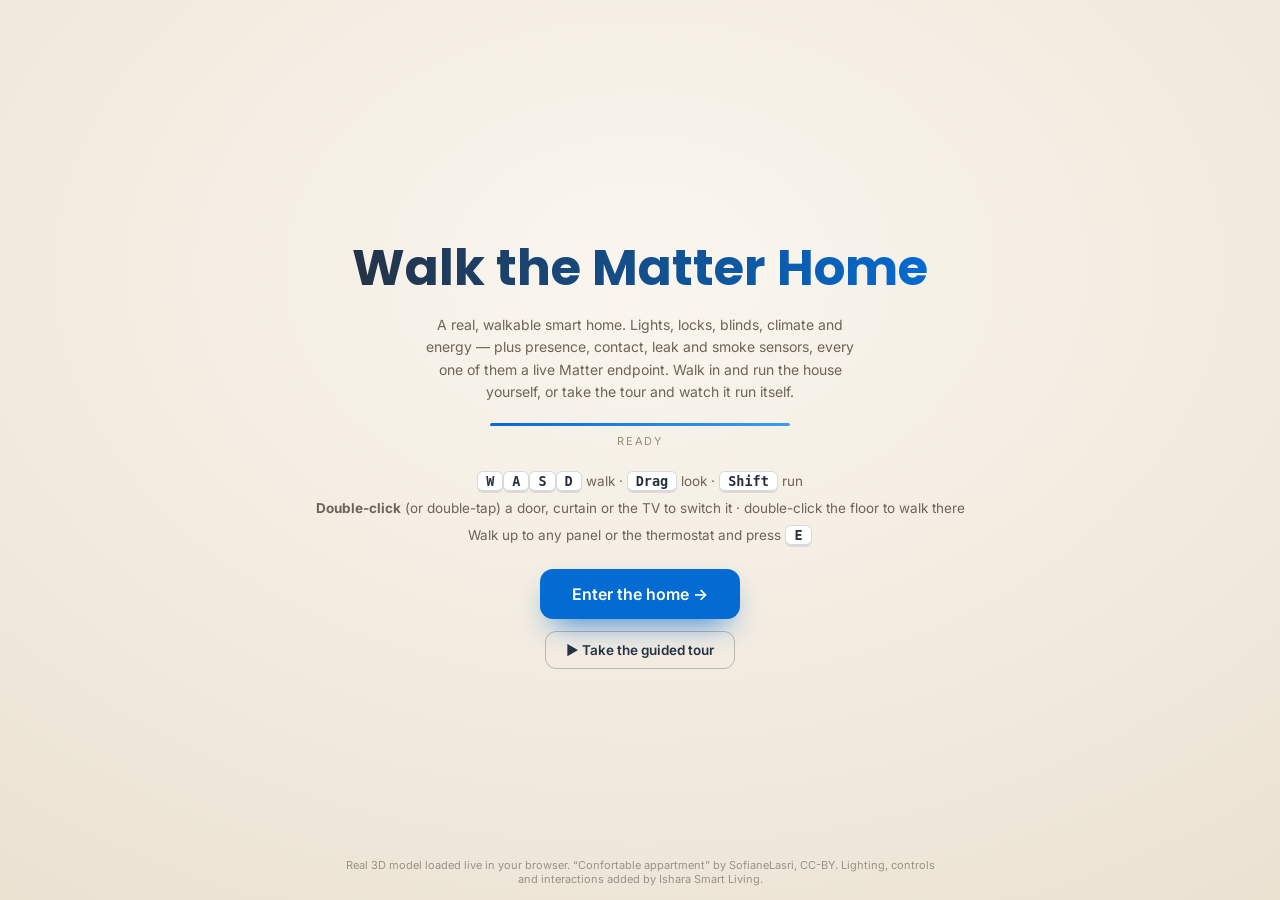
<file: tour/index.html>
<!doctype html>
<html lang="en">

<head>
<link rel="icon" type="image/png" href="./ishara-logo-trans.png">
  <meta charset="utf-8">
  <meta name="viewport" content="width=device-width, initial-scale=1">
  <title>Ishara Smart Living – Walkable 3D Matter Home</title>
  <link rel="preconnect" href="https://fonts.googleapis.com">
  <link rel="stylesheet"
    href="https://fonts.googleapis.com/css2?family=Poppins:wght@600;700&family=Inter:wght@400;500;600&display=swap">
  <style>
    :root {
      --blue: #046BD2;
      --blue2: #3B9CF0;
    }

    * {
      box-sizing: border-box;
    }

    #app {
      position: fixed;
      inset: 0;
      overflow: hidden;
      background: #0b1524;
      font-family: Inter, system-ui, sans-serif;
      color: #fff;
      user-select: none;
      -webkit-user-select: none;
      touch-action: none;
    }

    #app:focus {
      outline: none;
    }

    #app canvas {
      display: block;
      width: 100%;
      height: 100%;
    }

    #cross {
      position: absolute;
      left: 50%;
      top: 50%;
      width: 7px;
      height: 7px;
      margin: -3.5px 0 0 -3.5px;
      border-radius: 50%;
      background: rgba(255, 255, 255, .85);
      box-shadow: 0 0 0 2px rgba(0, 0, 0, .25);
      opacity: 0;
      transition: opacity .3s, transform .15s;
      pointer-events: none;
      z-index: 5;
    }

    #app.playing #cross {
      opacity: 1;
    }

    #top {
      position: absolute;
      top: 14px;
      left: 16px;
      z-index: 6;
      display: flex;
      align-items: center;
      gap: 9px;
      font-size: 13px;
      opacity: 0;
      transition: opacity .5s;
      pointer-events: none;
    }

    #app.playing #top {
      opacity: .92;
    }

    #top .logo {
      height: 28px;
      width: auto;
      display: block;
    }

    #top .tag {
      font-size: 9.5px;
      font-weight: 600;
      letter-spacing: .13em;
      text-transform: uppercase;
      color: #cfe0f5;
      border: 1px solid rgba(255, 255, 255, .28);
      padding: 3px 7px;
      border-radius: 999px;
    }

    #hint {
      position: absolute;
      bottom: 16px;
      left: 50%;
      transform: translateX(-50%);
      z-index: 6;
      display: flex;
      gap: 13px;
      flex-wrap: wrap;
      justify-content: center;
      font-size: 12.5px;
      color: #d7e5f7;
      background: rgba(6, 16, 30, .5);
      backdrop-filter: blur(6px);
      padding: 8px 15px;
      border-radius: 11px;
      border: 1px solid rgba(255, 255, 255, .12);
      opacity: 0;
      transition: opacity .5s;
      pointer-events: none;
    }

    #app.playing #hint {
      opacity: 1;
    }

    #hint kbd {
      font-weight: 600;
      color: #fff;
      background: rgba(255, 255, 255, .14);
      border: 1px solid rgba(255, 255, 255, .22);
      border-bottom-width: 2px;
      border-radius: 6px;
      padding: 1px 7px;
    }

    @media (hover:none) and (pointer:coarse) {
      #hint {
        display: none;
      }
    }

    #toast {
      position: absolute;
      left: 50%;
      top: 66px;
      transform: translateX(-50%);
      z-index: 7;
      font-size: 15.5px;
      font-weight: 600;
      background: rgba(4, 107, 210, .92);
      color: #fff;
      padding: 12px 20px;
      border-radius: 13px;
      max-width: calc(100vw - 32px);
      text-align: center;
      opacity: 0;
      transition: opacity .3s, transform .3s;
      pointer-events: none;
    }

    #toast.on {
      opacity: 1;
      transform: translateX(-50%) translateY(3px);
    }

    #mic {
      position: absolute; right: 16px; bottom: 16px; z-index: 8; width: 54px; height: 54px;
      display: none; align-items: center; justify-content: center; padding: 0; cursor: pointer;
      color: #cfe0f5; background: rgba(9, 18, 32, .82); backdrop-filter: blur(8px);
      border: 1px solid rgba(255, 255, 255, .22); border-radius: 50%;
      box-shadow: 0 12px 26px -10px rgba(0, 0, 0, .6); transition: transform .18s, background .18s, color .18s;
    }
    #app.playing #mic { display: flex; }
    #mic svg { width: 22px; height: 22px; }
    #mic:hover { transform: translateY(-2px); }
    #mic.on { background: var(--blue); border-color: var(--blue); color: #fff; }
    #mic.on::after {
      content: ""; position: absolute; inset: -6px; border-radius: 50%;
      border: 2px solid rgba(59, 156, 240, .55); animation: micPulse 1.4s ease-out infinite;
    }
    @keyframes micPulse { 0% { transform: scale(.9); opacity: .9 } 100% { transform: scale(1.25); opacity: 0 } }
    #voice {
      position: absolute; right: 16px; bottom: 80px; z-index: 8; max-width: min(340px, calc(100vw - 32px));
      display: none; flex-direction: column; gap: 3px; padding: 11px 14px; border-radius: 13px;
      font-size: 13px; color: #eaf1fb; background: rgba(6, 16, 30, .88); backdrop-filter: blur(8px);
      border: 1px solid rgba(255, 255, 255, .16); pointer-events: none;
    }
    #voice.on { display: flex; }
    #voice b { font-size: 10px; letter-spacing: .15em; text-transform: uppercase; color: #7cc0ff; }
    #voice span { line-height: 1.45; }
    #voice span.dim { color: #8fa6bd; }

    #panel-btn {
      position: absolute;
      right: 16px;
      bottom: 16px;
      z-index: 8;
      cursor: pointer;
      width: 66px;
      height: 66px;
      padding: 0;
      border-radius: 14px;
      overflow: hidden;
      border: 1px solid rgba(255, 255, 255, .3);
      background: #0b1524;
      box-shadow: 0 12px 26px -10px rgba(0, 0, 0, .6);
      transition: transform .18s;
    }

    #panel-btn:hover {
      transform: translateY(-2px);
    }

    #panel-btn img {
      width: 100%;
      height: 100%;
      object-fit: contain;
      padding: 11px;
      display: block;
    }

    #panel {
      position: absolute;
      right: 16px;
      bottom: 70px;
      z-index: 9;
      width: 290px;
      max-width: calc(100vw - 32px);
      background: rgba(9, 18, 32, .92);
      backdrop-filter: blur(12px);
      border: 1px solid rgba(90, 150, 220, .35);
      border-radius: 18px;
      padding: 18px;
      box-shadow: 0 30px 70px -20px rgba(0, 0, 0, .7);
      opacity: 0;
      transform: translateY(12px) scale(.97);
      pointer-events: none;
      transition: opacity .25s, transform .25s;
      max-height: calc(100vh - 86px);
      overflow-y: auto;
      overscroll-behavior: contain;
      touch-action: pan-y;
    }

    #panel.on {
      opacity: 1;
      transform: none;
      pointer-events: auto;
    }

    #panel .phead,
    #panel2 .phead,
    #panel3 .phead {
      display: block;
      height: 24px;
      width: auto;
      max-width: 62%;
      object-fit: contain;
      margin: 0 0 14px;
    }

    /* the bedroom's panel is square, and carries only its own light and curtains */
    #panel2 {
      position: absolute;
      right: 16px;
      bottom: 70px;
      z-index: 9;
      width: 262px;
      height: 262px;
      max-width: calc(100vw - 32px);
      display: flex;
      flex-direction: column;
      background: rgba(9, 18, 32, .92);
      backdrop-filter: blur(12px);
      border: 1px solid rgba(90, 150, 220, .35);
      border-radius: 18px;
      padding: 18px;
      box-shadow: 0 30px 70px -20px rgba(0, 0, 0, .7);
      opacity: 0;
      transform: translateY(12px) scale(.97);
      pointer-events: none;
      transition: opacity .25s, transform .25s;
      max-height: calc(100vh - 86px);
      touch-action: pan-y;
    }

    #panel2.on {
      opacity: 1;
      transform: none;
      pointer-events: auto;
    }

    #panel3 {
      position: absolute;
      right: 16px;
      bottom: 70px;
      z-index: 9;
      width: 262px;
      max-width: calc(100vw - 32px);
      display: flex;
      flex-direction: column;
      background: rgba(9, 18, 32, .92);
      backdrop-filter: blur(12px);
      border: 1px solid rgba(90, 150, 220, .35);
      border-radius: 18px;
      padding: 18px;
      box-shadow: 0 30px 70px -20px rgba(0, 0, 0, .7);
      opacity: 0;
      transform: translateY(12px) scale(.97);
      pointer-events: none;
      transition: opacity .25s, transform .25s;
      max-height: calc(100vh - 86px);
      touch-action: pan-y;
    }

    #panel3.on {
      opacity: 1;
      transform: none;
      pointer-events: auto;
    }

    #panel .ro,
    #panel2 .ro,
    #panel3 .ro {
      font-size: 13px;
      font-weight: 600;
      color: #7f97b4;
    }

    #panel .ro.live {
      color: #7cc0ff;
    }

    #panel .total {
      display: flex;
      align-items: center;
      justify-content: space-between;
      margin-top: 10px;
      padding: 11px 13px;
      border-radius: 11px;
      background: rgba(59, 156, 240, .14);
      border: 1px solid rgba(59, 156, 240, .3);
    }

    #panel .total b {
      font-size: 13px;
      font-weight: 600;
      color: #cfe0f5;
    }

    #panel .total span {
      font-family: Poppins, sans-serif;
      font-size: 19px;
      font-weight: 700;
      color: #eaf1fb;
    }

    #panel2 .rm,
    #panel3 .rm {
      font-family: Poppins, sans-serif;
      font-weight: 600;
      font-size: 16px;
      color: #eaf1fb;
    }

    #panel2 .rm small,
    #panel3 .rm small {
      display: block;
      font-family: Inter, sans-serif;
      font-weight: 500;
      font-size: 10px;
      letter-spacing: .16em;
      text-transform: uppercase;
      color: #7f97b4;
      margin-top: 4px;
    }

    #panel2 .rows,
    #panel3 .rows {
      flex: 1;
      display: flex;
      flex-direction: column;
      justify-content: center;
    }

    #panel .scenes {
      display: flex;
      flex-wrap: wrap;
      gap: 6px;
      margin: 0 0 12px;
    }

    #panel .scene {
      flex: 1 1 auto;
      font: inherit;
      font-size: 11.5px;
      font-weight: 600;
      color: #cfe0f5;
      cursor: pointer;
      background: rgba(255, 255, 255, .07);
      border: 1px solid rgba(255, 255, 255, .14);
      border-radius: 9px;
      padding: 7px 9px;
      transition: background .18s, color .18s, border-color .18s;
      white-space: nowrap;
    }

    #panel .scene:hover {
      background: var(--blue);
      border-color: var(--blue);
      color: #fff;
    }

    #panel .scene.active {
      background: rgba(59, 156, 240, .22);
      border-color: rgba(59, 156, 240, .6);
      color: #fff;
    }

    #panel .tests {
      display: flex;
      gap: 6px;
      margin: 0 0 12px;
    }

    #panel .test {
      flex: 1;
      font: inherit;
      font-size: 11.5px;
      font-weight: 600;
      color: #e9a7a7;
      cursor: pointer;
      background: rgba(224, 85, 85, .10);
      border: 1px solid rgba(224, 85, 85, .32);
      border-radius: 9px;
      padding: 7px 9px;
      transition: background .18s, color .18s;
    }

    #panel .test:hover {
      background: rgba(224, 85, 85, .85);
      color: #fff;
    }

    #alarm-flash {
      position: absolute;
      inset: 0;
      z-index: 11;
      pointer-events: none;
      opacity: 0;
      background: radial-gradient(120% 120% at 50% 50%, rgba(224, 85, 85, 0) 45%, rgba(224, 85, 85, .55) 100%);
    }

    #alarm-flash.on {
      animation: alarmPulse 1s ease-in-out infinite;
    }

    @keyframes alarmPulse {

      0%,
      100% {
        opacity: .25
      }

      50% {
        opacity: .85
      }
    }

    #alarm-bar {
      position: absolute;
      top: 0;
      left: 0;
      right: 0;
      z-index: 12;
      display: none;
      align-items: center;
      gap: 14px;
      padding: 13px 18px;
      background: rgba(150, 26, 26, .94);
      color: #fff;
      font-size: 14px;
      box-shadow: 0 10px 30px -12px rgba(0, 0, 0, .8);
    }

    #alarm-bar b {
      display: block;
      font-size: 11px;
      letter-spacing: .16em;
      text-transform: uppercase;
      opacity: .85;
      margin-bottom: 2px;
    }

    #alarm-clear {
      flex: none;
      margin-left: auto;
      font: inherit;
      font-size: 12px;
      font-weight: 700;
      color: #8b1a1a;
      cursor: pointer;
      background: #fff;
      border: none;
      border-radius: 8px;
      padding: 8px 14px;
    }

    #panel .view {
      display: none;
    }

    #panel[data-view="main"] .view-main,
    #panel[data-view="bedroom"] .view-bedroom,
    #panel[data-view="bathroom"] .view-bathroom,
    #panel[data-view="energy"] .view-energy,
    #panel[data-view="add"] .view-add,
    #panel[data-view="auto"] .view-auto,
    #panel[data-view="strip"] .view-strip,
    #panel[data-view="lights"] .view-lights {
      display: block;
    }

    /* dimmer + colour temperature */
    #panel .dimrow { display: flex; align-items: center; justify-content: space-between;
      padding: 12px 0 6px; font-size: 13px; color: #9db4d0; border-top: 1px solid rgba(255,255,255,.08); }
    #panel .dimrow b { font-size: 13px; font-weight: 600; color: #eaf1fb; }
    #panel input[type=range] { -webkit-appearance: none; appearance: none; width: 100%; height: 6px;
      border-radius: 999px; background: linear-gradient(90deg, #1d2a3b, var(--blue2)); outline: none; }
    #panel input[type=range]::-webkit-slider-thumb { -webkit-appearance: none; width: 20px; height: 20px;
      border-radius: 50%; background: #fff; cursor: pointer; box-shadow: 0 2px 6px rgba(0,0,0,.5); }
    #panel .view-lights .swatches { grid-template-columns: repeat(6, 1fr); }
    #panel .view-lights .swatches button { height: 30px; }

    /* cove strip colours */
    .swatches { display: grid; grid-template-columns: repeat(4, 1fr); gap: 8px; padding: 12px 0; }
    .swatches button { height: 34px; border-radius: 9px; cursor: pointer; border: 2px solid transparent;
      box-shadow: inset 0 0 0 1px rgba(255, 255, 255, .18); transition: transform .15s, border-color .15s; }
    .swatches button:hover { transform: translateY(-2px); }
    .swatches button.sel { border-color: #eaf1fb; }

    /* automation rules */
    #auto-rows .rule { padding: 12px 0; border-top: 1px solid rgba(255, 255, 255, .08); }
    #auto-rows .rh { display: flex; align-items: center; justify-content: space-between; gap: 10px; }
    #auto-rows .rn { font-size: 14px; font-weight: 600; color: #eaf1fb; }
    #auto-rows .rule.off .rn { color: #7f97b4; }
    #auto-rows .rw { font-size: 12px; line-height: 1.45; color: #9db4d0; margin-top: 5px; }
    #auto-rows .rw b { color: #7cc0ff; font-weight: 600; }
    #auto-rows .rule.off .rw { color: #61758c; }
    #auto-rows .rule.off .rw b { color: #61758c; }
    #auto-rows .rl { font-size: 11px; color: #61758c; margin-top: 6px; }
    #auto-rows .rl.hot { color: #7cc0ff; }

    /* commissioning wizard */
    #add-body { font-size: 13px; color: #cfe0f5; }
    #add-body p { margin: 2px 0 12px; line-height: 1.5; color: #9db4d0; }
    #add-body .qr { display: block; margin: 0 auto 10px; border-radius: 10px; background: #fff; padding: 8px; }
    #add-body .code { text-align: center; font-family: Poppins, sans-serif; font-size: 18px; font-weight: 700;
      letter-spacing: .06em; color: #eaf1fb; margin: 0 0 4px; }
    #add-body .codelabel { text-align: center; font-size: 10px; letter-spacing: .16em; text-transform: uppercase;
      color: #7f97b4; margin: 0 0 12px; }
    #add-body .go { width: 100%; font: inherit; font-size: 13.5px; font-weight: 600; color: #fff; cursor: pointer;
      background: var(--blue); border: none; border-radius: 10px; padding: 11px; transition: transform .15s; }
    #add-body .go:hover { transform: translateY(-1px); }
    #add-body .go.ghost { background: rgba(255,255,255,.07); border: 1px solid rgba(255,255,255,.16); color: #cfe0f5; }
    #add-body .step { display: flex; align-items: center; gap: 9px; padding: 7px 0; color: #61758c; }
    #add-body .step.on { color: #cfe0f5; }
    #add-body .step.done { color: #7cc0ff; }
    #add-body .step i { width: 16px; height: 16px; flex: none; border-radius: 50%; font-style: normal;
      border: 2px solid currentColor; display: flex; align-items: center; justify-content: center; font-size: 10px; }
    #add-body .ok { text-align: center; padding: 6px 0 12px; }
    #add-body .ok b { display: block; font-family: Poppins, sans-serif; font-size: 16px; color: #eaf1fb; margin-bottom: 3px; }

    #panel .back {
      display: block;
      width: 100%;
      font: inherit;
      font-size: 12.5px;
      font-weight: 600;
      color: #cfe0f5;
      cursor: pointer;
      text-align: left;
      background: rgba(255, 255, 255, .06);
      border: 1px solid rgba(255, 255, 255, .14);
      border-radius: 9px;
      padding: 9px 12px;
      margin: 0 0 4px;
      transition: background .18s;
    }

    #panel .back:hover {
      background: rgba(255, 255, 255, .13);
    }

    #panel .grp .nm {
      flex: 1;
      cursor: pointer;
      transition: color .18s;
    }

    #panel .grp .nm:hover {
      color: #7cc0ff;
    }

    #panel .chev {
      width: 15px;
      height: 15px;
      opacity: .5;
      margin-left: auto;
      padding-right: 10px;
      box-sizing: content-box;
    }

    #panel .ctl,
    #panel2 .ctl,
    #panel3 .ctl {
      display: flex;
      align-items: center;
      justify-content: space-between;
      padding: 11px 0;
      border-top: 1px solid rgba(255, 255, 255, .08);
    }

    #panel2 .ctl,
    #panel3 .ctl {
      padding: 15px 0;
    }

    #panel .nm,
    #panel2 .nm,
    #panel3 .nm {
      display: flex;
      align-items: center;
      gap: 10px;
      font-size: 14px;
      font-weight: 500;
    }

    #panel .nm svg,
    #panel2 .nm svg,
    #panel3 .nm svg {
      width: 18px;
      height: 18px;
      color: #9db4d0;
    }

    .sw {
      width: 46px;
      height: 26px;
      border-radius: 999px;
      background: rgba(255, 255, 255, .16);
      position: relative;
      cursor: pointer;
      transition: background .2s;
      flex: none;
    }

    .sw::after {
      content: "";
      position: absolute;
      top: 3px;
      left: 3px;
      width: 20px;
      height: 20px;
      border-radius: 50%;
      background: #fff;
      transition: transform .22s;
    }

    .sw.on {
      background: var(--blue);
    }

    .sw.on::after {
      transform: translateX(20px);
    }

    .sw.lock.on {
      background: #c83c3c;
    }

    .stepper {
      display: flex;
      align-items: center;
      gap: 2px;
      flex: none;
    }

    .stepper button {
      width: 26px;
      height: 26px;
      font: inherit;
      font-size: 15px;
      font-weight: 700;
      line-height: 1;
      color: #cfe0f5;
      cursor: pointer;
      background: rgba(255, 255, 255, .1);
      border: 1px solid rgba(255, 255, 255, .18);
      border-radius: 8px;
    }

    .stepper button:hover {
      background: var(--blue);
      border-color: var(--blue);
      color: #fff;
    }

    .stepper span {
      min-width: 52px;
      text-align: center;
      font-size: 13px;
      font-weight: 600;
      color: #fff;
    }

    #gate {
      position: absolute;
      inset: 0;
      z-index: 20;
      display: flex;
      flex-direction: column;
      align-items: center;
      justify-content: center;
      text-align: center;
      padding: 24px;
      background: radial-gradient(125% 125% at 50% 30%, #faf6ef, #e9dfce 78%);
      transition: opacity .6s;
    }

    #gate.hide {
      opacity: 0;
      pointer-events: none;
    }

    #gate h1 {
      font-family: Poppins, sans-serif;
      font-weight: 700;
      font-size: clamp(28px, 6vw, 50px);
      margin: 0 0 8px;
      background: linear-gradient(100deg, #243244, #046BD2);
      -webkit-background-clip: text;
      background-clip: text;
      color: transparent;
    }

    #gate p {
      color: #6d6456;
      font-size: 14px;
      max-width: 440px;
      margin: 0 0 20px;
      line-height: 1.6;
    }

    #bar {
      width: min(300px, 66vw);
      height: 3px;
      background: rgba(36, 50, 68, .12);
      border-radius: 3px;
      overflow: hidden;
      margin-bottom: 8px;
    }

    #bar i {
      display: block;
      height: 100%;
      width: 0;
      background: linear-gradient(90deg, var(--blue), var(--blue2));
      transition: width .3s;
    }

    #load-label {
      font-size: 11px;
      letter-spacing: .15em;
      text-transform: uppercase;
      color: #9a8d76;
      margin-bottom: 20px;
    }

    #controls {
      display: none;
      color: #6d6456;
      font-size: 13.5px;
      line-height: 2;
      margin-bottom: 20px;
    }

    #controls kbd {
      font-weight: 600;
      color: #26303f;
      background: #fff;
      border: 1px solid rgba(36, 50, 68, .18);
      border-bottom-width: 2px;
      border-radius: 6px;
      padding: 1px 8px;
      box-shadow: 0 1px 0 rgba(36, 50, 68, .12);
    }

    #enter {
      display: none;
      font: inherit;
      font-weight: 600;
      font-size: 16px;
      cursor: pointer;
      color: #fff;
      background: var(--blue);
      border: none;
      padding: 15px 32px;
      border-radius: 13px;
      box-shadow: 0 14px 30px -12px rgba(4, 107, 210, .9);
      transition: transform .18s;
    }

    #enter:hover {
      transform: translateY(-2px);
    }

    #tour-btn {
      display: none;
      margin-top: 12px;
      font: inherit;
      font-weight: 600;
      font-size: 13.5px;
      cursor: pointer;
      color: #243244;
      background: transparent;
      border: 1px solid rgba(36, 50, 68, .28);
      padding: 10px 20px;
      border-radius: 11px;
      transition: background .18s, border-color .18s;
    }

    #tour-btn:hover {
      background: rgba(36, 50, 68, .07);
      border-color: rgba(36, 50, 68, .45);
    }

    #tour-cap {
      position: absolute;
      left: 50%;
      bottom: 58px;
      transform: translateX(-50%);
      z-index: 9;
      max-width: min(620px, 86vw);
      display: none;
      align-items: center;
      gap: 14px;
      font-size: 14px;
      line-height: 1.5;
      color: #eaf1fb;
      background: rgba(6, 16, 30, .82);
      backdrop-filter: blur(8px);
      border: 1px solid rgba(255, 255, 255, .16);
      padding: 13px 16px;
      border-radius: 13px;
    }

    #tour-cap b {
      display: block;
      font-size: 10px;
      letter-spacing: .16em;
      text-transform: uppercase;
      color: #7cc0ff;
      margin-bottom: 3px;
    }

    #tour-skip {
      flex: none;
      font: inherit;
      font-size: 12px;
      font-weight: 600;
      color: #cfe0f5;
      cursor: pointer;
      background: rgba(255, 255, 255, .1);
      border: 1px solid rgba(255, 255, 255, .2);
      border-radius: 8px;
      padding: 7px 11px;
    }

    #gate .foot {
      position: absolute;
      bottom: 14px;
      font-size: 11px;
      color: #9a9284;
      max-width: 640px;
      padding: 0 20px;
    }

    #credit {
      position: absolute;
      right: 12px;
      top: 12px;
      z-index: 6;
      font-size: 10.5px;
      color: rgba(255, 255, 255, .5);
      opacity: 0;
      transition: opacity .5s;
    }

    #app.playing #credit {
      opacity: 1;
    }

    #stick {
      position: absolute;
      left: 24px;
      bottom: 24px;
      width: 116px;
      height: 116px;
      border-radius: 50%;
      background: rgba(255, 255, 255, .08);
      border: 1px solid rgba(255, 255, 255, .18);
      z-index: 6;
      display: none;
    }

    #app.playing.touch #stick {
      display: block;
    }

    #stick i {
      position: absolute;
      left: 50%;
      top: 50%;
      width: 50px;
      height: 50px;
      margin: -25px 0 0 -25px;
      border-radius: 50%;
      background: rgba(4, 107, 210, .7);
      border: 1px solid rgba(255, 255, 255, .4);
    }
  </style>
</head>

<body>

  <div id="app" tabindex="-1">
    <div id="cross"></div>
    <div id="top">
      <a href="../home/index.html" style="pointer-events:auto; display:inline-flex; align-items:center; gap:6px; color:#ffffff; background:rgba(11,15,23,0.85); border:1px solid rgba(207,168,86,0.6); padding:6px 14px; border-radius:20px; text-decoration:none; font-weight:600; font-size:12px; backdrop-filter:blur(8px); margin-right:8px; box-shadow:0 4px 12px rgba(0,0,0,0.5);">← Return to Main Site</a>
      <span style="font-family:Poppins,sans-serif; font-weight:800; font-size:15px; letter-spacing:0.06em; color:#ffffff;">ISHARA <span style="color:#cfa856">SMART LIVING</span></span>
      <span class="tag">Live 3D</span>
    </div>
    <div id="credit">3D apartment: “Confortable appartment” by SofianeLasri (CC-BY)</div>
    <div id="hint"><span><kbd>W</kbd><kbd>A</kbd><kbd>S</kbd><kbd>D</kbd> walk</span><span><kbd>Drag</kbd>
        look</span><span><kbd>Double-click</kbd> door / curtain / TV / floor</span></div>
    <div id="toast"></div>
    <div id="stick"><i></i></div>

    <div id="voice"><b id="voice-state">Listening…</b><span id="voice-said"></span></div>
    <button id="mic" aria-label="Voice control" title="Voice control (V)">
      <svg viewBox="0 0 24 24" fill="none" stroke="currentColor" stroke-width="2" stroke-linecap="round">
        <rect x="9" y="2" width="6" height="11" rx="3" /><path d="M5 11a7 7 0 0 0 14 0M12 18v4M9 22h6" />
      </svg>
    </button>

    <button id="panel-btn" aria-label="Open smart panel"><img src="./ishara-logo-trans.png"
        alt="Ishara Smart Living"></button>
    <div id="panel" data-view="main">
      <img class="phead" src="./ishara-logo-trans.png" alt="Ishara Smart Living">

      <div class="view view-main">
        <div class="scenes">
          <button class="scene" data-scene="morning">Good morning</button>
          <button class="scene" data-scene="movie">Movie night</button>
          <button class="scene" data-scene="away">Leaving home</button>
        </div>
        <div class="tests">
          <button class="test" data-test="smoke">Test smoke</button>
          <button class="test" data-test="leak">Test leak</button>
        </div>
        <div class="ctl grp" data-goto="lights"><span class="nm"><svg viewBox="0 0 24 24" fill="none" stroke="currentColor" stroke-width="2"
              stroke-linecap="round">
              <path d="M9 18h6M10 22h4M12 2a7 7 0 0 0-4 12.7V17h8v-2.3A7 7 0 0 0 12 2Z" />
            </svg> All lights <svg class="chev" viewBox="0 0 24 24" fill="none" stroke="currentColor" stroke-width="2.4" stroke-linecap="round"><path d="m9 6 6 6-6 6"/></svg></span>
          <div class="sw on" id="sw-lights"></div>
        </div>
        <div class="ctl" id="row-floorlamp" hidden><span class="nm"><svg viewBox="0 0 24 24" fill="none" stroke="currentColor" stroke-width="2" stroke-linecap="round"><path d="M8 3h8l3 8H5l3-8ZM12 11v9M8 21h8"/></svg> Floor lamp</span><div class="sw" id="sw-floorlamp"></div></div>
        <div class="ctl"><span class="nm"><svg viewBox="0 0 24 24" fill="none" stroke="currentColor" stroke-width="2" stroke-linecap="round"><path d="M3 3v18M21 3v18M3 3h18M3 21h18M12 3v18"/><circle cx="9.6" cy="12" r=".9" fill="currentColor"/></svg> Balcony door</span><div class="sw lock on" id="sw-slider"></div></div>
        <div class="ctl"><span class="nm"><svg viewBox="0 0 24 24" fill="none" stroke="currentColor" stroke-width="2" stroke-linecap="round"><path d="M7 4h10l2 6H5l2-6ZM12 10v3M9 13h6l-1 7h-4l-1-7Z"/></svg> Balcony light</span><div class="sw" id="sw-balconylight"></div></div>
        <div class="ctl grp" data-goto="strip"><span class="nm"><svg viewBox="0 0 24 24" fill="none" stroke="currentColor" stroke-width="2" stroke-linecap="round"><path d="M3 7h18M5 7v3a2 2 0 0 0 2 2h10a2 2 0 0 0 2-2V7"/><path d="M8 16v2M12 16v2M16 16v2"/></svg> Cove strip <svg class="chev" viewBox="0 0 24 24" fill="none" stroke="currentColor" stroke-width="2.4" stroke-linecap="round"><path d="m9 6 6 6-6 6"/></svg></span><div class="sw" id="sw-strip"></div></div>
        <div class="ctl grp" data-goto="auto"><span class="nm"><svg viewBox="0 0 24 24" fill="none" stroke="currentColor" stroke-width="2" stroke-linecap="round"><path d="M12 15a3 3 0 1 0 0-6 3 3 0 0 0 0 6Z"/><path d="M19.4 15a1.6 1.6 0 0 0 .3 1.8l.1.1a2 2 0 1 1-2.8 2.8l-.1-.1a1.6 1.6 0 0 0-1.8-.3 1.6 1.6 0 0 0-1 1.5V21a2 2 0 1 1-4 0v-.1A1.6 1.6 0 0 0 9 19.4a1.6 1.6 0 0 0-1.8.3l-.1.1a2 2 0 1 1-2.8-2.8l.1-.1a1.6 1.6 0 0 0 .3-1.8 1.6 1.6 0 0 0-1.5-1H3a2 2 0 1 1 0-4h.1A1.6 1.6 0 0 0 4.6 9a1.6 1.6 0 0 0-.3-1.8l-.1-.1a2 2 0 1 1 2.8-2.8l.1.1a1.6 1.6 0 0 0 1.8.3H9a1.6 1.6 0 0 0 1-1.5V3a2 2 0 1 1 4 0v.1a1.6 1.6 0 0 0 1 1.5 1.6 1.6 0 0 0 1.8-.3l.1-.1a2 2 0 1 1 2.8 2.8l-.1.1a1.6 1.6 0 0 0-.3 1.8V9a1.6 1.6 0 0 0 1.5 1H21a2 2 0 1 1 0 4h-.1a1.6 1.6 0 0 0-1.5 1Z"/></svg> Automations <svg class="chev" viewBox="0 0 24 24" fill="none" stroke="currentColor" stroke-width="2.4" stroke-linecap="round"><path d="m9 6 6 6-6 6"/></svg></span><span class="ro" id="auto-count">—</span></div>
        <div class="ctl grp" data-goto="add"><span class="nm"><svg viewBox="0 0 24 24" fill="none" stroke="currentColor" stroke-width="2" stroke-linecap="round"><path d="M12 5v14M5 12h14"/></svg> Add device <svg class="chev" viewBox="0 0 24 24" fill="none" stroke="currentColor" stroke-width="2.4" stroke-linecap="round"><path d="m9 6 6 6-6 6"/></svg></span><span class="ro" id="add-hint">Matter</span></div>
        <div class="ctl grp" data-goto="energy"><span class="nm"><svg viewBox="0 0 24 24" fill="none"
              stroke="currentColor" stroke-width="2" stroke-linecap="round" stroke-linejoin="round">
              <path d="M13 2 4 14h7l-1 8 9-12h-7l1-8Z" />
            </svg> Energy <svg class="chev" viewBox="0 0 24 24" fill="none" stroke="currentColor" stroke-width="2.4"
              stroke-linecap="round">
              <path d="m9 6 6 6-6 6" />
            </svg></span><span class="ro live" id="energy-total">—</span></div>
        <div class="ctl grp" data-room="bedroom" data-goto="bedroom"><span class="nm"><svg viewBox="0 0 24 24"
              fill="none" stroke="currentColor" stroke-width="2" stroke-linecap="round">
              <path d="M3 18v-5a2 2 0 0 1 2-2h14a2 2 0 0 1 2 2v5M3 20v-2M21 20v-2M3 14h18M7 11V8h4v3" />
            </svg> Bedroom <svg class="chev" viewBox="0 0 24 24" fill="none" stroke="currentColor" stroke-width="2.4"
              stroke-linecap="round">
              <path d="m9 6 6 6-6 6" />
            </svg></span>
          <div class="sw" id="sw-grp-bedroom"></div>
        </div>
        <div class="ctl grp" data-room="bathroom" data-goto="bathroom"><span class="nm"><svg viewBox="0 0 24 24"
              fill="none" stroke="currentColor" stroke-width="2" stroke-linecap="round">
              <path d="M4 12h16v3a5 5 0 0 1-5 5H9a5 5 0 0 1-5-5v-3ZM7 12V6a2 2 0 0 1 4 0M7 20l-1 2M17 20l1 2" />
            </svg> Bathroom <svg class="chev" viewBox="0 0 24 24" fill="none" stroke="currentColor" stroke-width="2.4"
              stroke-linecap="round">
              <path d="m9 6 6 6-6 6" />
            </svg></span>
          <div class="sw" id="sw-grp-bathroom"></div>
        </div>
        <div class="ctl"><span class="nm"><svg viewBox="0 0 24 24" fill="none" stroke="currentColor" stroke-width="2"
              stroke-linecap="round">
              <rect x="5" y="11" width="14" height="10" rx="2" />
              <path d="M8 11V8a4 4 0 0 1 8 0v3" />
            </svg> Front door</span>
          <div class="sw lock on" id="sw-lock"></div>
        </div>
        <div class="ctl"><span class="nm"><svg viewBox="0 0 24 24" fill="none" stroke="currentColor" stroke-width="2"
              stroke-linecap="round">
              <rect x="2" y="4" width="20" height="13" rx="2" />
              <path d="M8 21h8" />
            </svg> TV</span>
          <div class="sw" id="sw-tv"></div>
        </div>
        <div class="ctl"><span class="nm"><svg viewBox="0 0 24 24" fill="none" stroke="currentColor" stroke-width="2"
              stroke-linecap="round">
              <path d="M3 3h18M6 3v18M18 3v18M6 8c3 1 3 7 0 8M18 8c-3 1-3 7 0 8" />
            </svg> Living room curtains</span>
          <div class="sw on" id="sw-curtain"></div>
        </div>
        <div class="ctl"><span class="nm"><svg viewBox="0 0 24 24" fill="none" stroke="currentColor" stroke-width="2"
              stroke-linecap="round">
              <rect x="3" y="3" width="18" height="18" rx="2" />
              <circle cx="8.5" cy="8.5" r="2" />
              <circle cx="15.5" cy="15.5" r="2" />
            </svg> Hob</span>
          <div class="sw" id="sw-hob"></div>
        </div>
        <div class="ctl"><span class="nm"><svg viewBox="0 0 24 24" fill="none" stroke="currentColor" stroke-width="2"
              stroke-linecap="round">
              <path d="M14 14.8V4a2 2 0 1 0-4 0v10.8a4 4 0 1 0 4 0Z" />
            </svg> Climate</span>
          <div class="stepper"><button class="temp-dn">−</button><span class="temp-val">21.0°</span><button
              class="temp-up">+</button></div>
        </div>
      </div>

      <div class="view view-bedroom">
        <button class="back">← Bedroom</button>
        <div class="ctl"><span class="nm"><svg viewBox="0 0 24 24" fill="none" stroke="currentColor" stroke-width="2"
              stroke-linecap="round">
              <path d="M9 18h6M10 22h4M12 2a7 7 0 0 0-4 12.7V17h8v-2.3A7 7 0 0 0 12 2Z" />
            </svg> Light</span>
          <div class="sw" id="sw-bedlight"></div>
        </div>
        <div class="ctl"><span class="nm"><svg viewBox="0 0 24 24" fill="none" stroke="currentColor" stroke-width="2"
              stroke-linecap="round">
              <path d="M3 3h18M6 3v18M18 3v18M6 8c3 1 3 7 0 8M18 8c-3 1-3 7 0 8" />
            </svg> Curtains</span>
          <div class="sw on" id="sw-bedcurtain"></div>
        </div>
        <div class="ctl"><span class="nm"><svg viewBox="0 0 24 24" fill="none" stroke="currentColor" stroke-width="2"
              stroke-linecap="round">
              <path d="M4 21h16M6 21V4a1 1 0 0 1 1-1h8a1 1 0 0 1 1 1v17" />
              <circle cx="13" cy="12" r=".9" fill="currentColor" />
            </svg> Door</span>
          <div class="sw lock on" id="sw-bed"></div>
        </div>
      </div>

      <div class="view view-lights">
        <button class="back">← All lights</button>
        <div class="ctl"><span class="nm">Lights</span><div class="sw on" id="sw-lights2"></div></div>
        <div class="dimrow"><span>Brightness</span><b id="dim-val">100%</b></div>
        <input id="dim" type="range" min="10" max="100" step="5" value="100">
        <div class="dimrow"><span>Colour</span><b id="temp-name">Warm · 2700K</b></div>
        <div class="swatches" id="temp-swatches"></div>
      </div>

      <div class="view view-strip">
        <button class="back">← Cove strip</button>
        <div class="ctl"><span class="nm">Strip</span><div class="sw" id="sw-strip2"></div></div>
        <div class="swatches" id="strip-swatches"></div>
        <div class="ctl"><span class="nm">Cycle colours</span><div class="sw" id="sw-stripcycle"></div></div>
      </div>

      <div class="view view-auto">
        <button class="back">← Automations</button>
        <div id="auto-rows"></div>
      </div>

      <div class="view view-add">
        <button class="back">← Add device</button>
        <div id="add-body"></div>
      </div>

      <div class="view view-energy">
        <button class="back">← Energy</button>
        <div id="energy-rows"></div>
        <div class="total"><b>Right now</b><span id="energy-now">—</span></div>
      </div>

      <div class="view view-bathroom">
        <button class="back">← Bathroom</button>
        <div class="ctl"><span class="nm"><svg viewBox="0 0 24 24" fill="none" stroke="currentColor" stroke-width="2"
              stroke-linecap="round">
              <path d="M9 18h6M10 22h4M12 2a7 7 0 0 0-4 12.7V17h8v-2.3A7 7 0 0 0 12 2Z" />
            </svg> Light</span>
          <div class="sw" id="sw-bathlight"></div>
        </div>
        <div class="ctl"><span class="nm"><svg viewBox="0 0 24 24" fill="none" stroke="currentColor" stroke-width="2"
              stroke-linecap="round">
              <path d="M4 21h16M6 21V4a1 1 0 0 1 1-1h8a1 1 0 0 1 1 1v17" />
              <circle cx="13" cy="12" r=".9" fill="currentColor" />
            </svg> Door</span>
          <div class="sw lock on" id="sw-bath"></div>
        </div>
      </div>
    </div>

    <div id="panel2">
      <img class="phead" src="./ishara-logo-trans.png" alt="Ishara Smart Living">
      <div class="rm">Bedroom<small>Room panel</small></div>
      <div class="rows">
        <div class="ctl"><span class="nm"><svg viewBox="0 0 24 24" fill="none" stroke="currentColor" stroke-width="2"
              stroke-linecap="round">
              <path d="M9 18h6M10 22h4M12 2a7 7 0 0 0-4 12.7V17h8v-2.3A7 7 0 0 0 12 2Z" />
            </svg> Light</span>
          <div class="sw" id="sw2-bedlight"></div>
        </div>
        <div class="ctl"><span class="nm"><svg viewBox="0 0 24 24" fill="none" stroke="currentColor" stroke-width="2"
              stroke-linecap="round">
              <path d="M3 3h18M6 3v18M18 3v18M6 8c3 1 3 7 0 8M18 8c-3 1-3 7 0 8" />
            </svg> Curtains</span>
          <div class="sw on" id="sw2-bedcurtain"></div>
        </div>
      </div>
    </div>

    <div id="panel3">
      <img class="phead" src="./ishara-logo-trans.png" alt="Ishara Smart Living">
      <div class="rm">Climate<small id="climate-mode">Idle</small></div>
      <div class="rows">
        <div class="ctl"><span class="nm"><svg viewBox="0 0 24 24" fill="none" stroke="currentColor" stroke-width="2"
              stroke-linecap="round">
              <path d="M14 14.8V4a2 2 0 1 0-4 0v10.8a4 4 0 1 0 4 0Z" />
            </svg> Setpoint</span>
          <div class="stepper"><button class="temp-dn">−</button><span class="temp-val">21.0°</span><button
              class="temp-up">+</button></div>
        </div>
        <div class="ctl"><span class="nm">Room now</span><span class="ro" id="temp-now">19.4°</span></div>
      </div>
    </div>

    <div id="gate">
      <h1>Walk the Matter Home</h1>
      <p>A real, walkable smart home. Lights, locks, blinds, climate and energy — plus presence, contact, leak and smoke
        sensors, every one of them a live Matter endpoint. Walk in and run the house yourself, or take the tour and
        watch it run itself.</p>
      <div id="bar"><i></i></div>
      <div id="load-label">Loading the home…</div>
      <div id="controls">
        <div><kbd>W</kbd><kbd>A</kbd><kbd>S</kbd><kbd>D</kbd> walk · <kbd>Drag</kbd> look · <kbd>Shift</kbd> run</div>
        <div><b>Double-click</b> (or double-tap) a door, curtain or the TV to switch it · double-click the floor to walk there</div>
        <div>Walk up to any panel or the thermostat and press <kbd>E</kbd></div>
      </div>
      <button id="enter">Enter the home →</button>
      <button id="tour-btn">▶ Take the guided tour</button>
      <div class="foot">Real 3D model loaded live in your browser. “Confortable appartment” by SofianeLasri, CC-BY.
        Lighting, controls and interactions added by Ishara Smart Living.</div>
    </div>
  </div>

  <script type="importmap">
{ "imports": {
  "three": "./vendor/three/build/three.module.js",
  "three/addons/": "./vendor/three/examples/jsm/"
}}
</script>
  <script type="module">
    import * as THREE from 'three';
    import { GLTFLoader } from 'three/addons/loaders/GLTFLoader.js';

    const app = document.getElementById('app');
    const $ = id => document.getElementById(id);
    const isTouch = matchMedia('(hover:none) and (pointer:coarse)').matches || 'ontouchstart' in window;
    if (isTouch) app.classList.add('touch');

    const renderer = new THREE.WebGLRenderer({ antialias: true });
    renderer.setPixelRatio(Math.min(devicePixelRatio, 2)); renderer.setSize(innerWidth, innerHeight);
    renderer.outputEncoding = THREE.sRGBEncoding;
    app.insertBefore(renderer.domElement, app.firstChild);
    const scene = new THREE.Scene(); scene.background = new THREE.Color(0x0c1626);
    const camera = new THREE.PerspectiveCamera(72, innerWidth / innerHeight, 0.05, 200); camera.rotation.order = 'YXZ';

    // The model's lighting is BAKED into its textures, so we render it UNLIT (materials converted to
    // MeshBasicMaterial on load). No scene lights — adding any would double-expose it to white.

    // darkness veil for "lights off"
    const veil = new THREE.Mesh(new THREE.SphereGeometry(60, 16, 12), new THREE.MeshBasicMaterial({ color: 0x05070f, transparent: true, opacity: 0, side: THREE.BackSide, depthTest: false }));
    veil.renderOrder = 998; veil.material.depthWrite = false; scene.add(veil);
    // The model's lighting is baked, so a warm bulb cannot actually relight anything. Multiplying
    // the rendered room by the lamp's colour is the honest approximation: warm light pulls the
    // greens and blues down, cool light pulls the reds down. It draws after the darkness veil but
    // before the panels and the cove strip at 1000, so those keep their own colour.
    const lightTint = new THREE.Mesh(new THREE.SphereGeometry(59, 16, 12),
      new THREE.MeshBasicMaterial({ color: 0xffffff, side: THREE.BackSide, depthTest: false, depthWrite: false, blending: THREE.MultiplyBlending }));
    lightTint.renderOrder = 999; scene.add(lightTint);

    // Dimming and colour temperature for the house lights.
    const LIGHT_TEMPS = [
      ['Candle', 2200, 0xffc08a], ['Warm', 2700, 0xffd6b0], ['Soft', 3000, 0xffe4cb],
      ['Neutral', 4000, 0xfff3ea], ['Cool', 5000, 0xf2f6ff], ['Daylight', 6500, 0xd8e6ff],
    ];
    let lightLevel = 1, lightTempIdx = 1, lightOnNow = 1;
    const _tintTarget = new THREE.Color(), _white = new THREE.Color(0xffffff);
    const _veilCol = new THREE.Color(), _night = new THREE.Color(0x05070f), _warmDark = new THREE.Color();

    // ---- wall-mounted smart panel (S9E-11) ----
    // TUNE THESE: walk to the wall, aim, press P, then paste the logged values here.
    let PANEL_POS = new THREE.Vector3(1.969, 1.600, -1.613);
    let PANEL_ROT_Y = -Math.PI / 2;
    const PANEL_W = 0.34, PANEL_H = 0.22, PANEL_D = 0.03;
    const wallPanel = new THREE.Group();
    wallPanel.add(new THREE.Mesh(new THREE.BoxGeometry(PANEL_W, PANEL_H, PANEL_D), new THREE.MeshBasicMaterial({ color: 0x11161f })));
    const panelScreen = new THREE.Mesh(new THREE.PlaneGeometry(PANEL_W * 0.92, PANEL_H * 0.86), new THREE.MeshBasicMaterial({ color: 0xffffff }));
    panelScreen.position.z = PANEL_D / 2 + 0.0015; wallPanel.add(panelScreen);
    // draw the screen after the darkness veil so an always-on display stays readable with lights off
    panelScreen.material.transparent = true; panelScreen.renderOrder = 1000;
    // glowing locator dot so the panel is findable across the room
    const panelGlow = new THREE.Mesh(new THREE.RingGeometry(0.011, 0.019, 24), new THREE.MeshBasicMaterial({ color: 0x3B9CF0, transparent: true, opacity: .9, side: THREE.DoubleSide, depthTest: false }));
    panelGlow.position.set(PANEL_W / 2 - 0.032, -PANEL_H / 2 + 0.030, PANEL_D / 2 + 0.005); panelGlow.renderOrder = 1000; wallPanel.add(panelGlow);
    scene.add(wallPanel);
    function applyPanelTransform() { wallPanel.position.copy(PANEL_POS); wallPanel.rotation.set(0, PANEL_ROT_Y, 0); }
    applyPanelTransform();

    // ---- bedroom's square wall panel ----
    // Mounted on the bedroom face of the door wall, which raycasts at z=-1.483. The door opening
    // ends at x=3.130 and the model's own switch plate at x=3.573, so x=4.05 is clear plaster.
    // Square (0.22 x 0.22) where the hall's is a 0.34 x 0.22 landscape unit.
    const BEDP_POS = new THREE.Vector3(4.05, 1.45, -1.499), BEDP_ROT_Y = Math.PI;
    const BEDP_S = 0.22, BEDP_D = 0.03;
    const bedPanel = new THREE.Group();
    bedPanel.add(new THREE.Mesh(new THREE.BoxGeometry(BEDP_S, BEDP_S, BEDP_D), new THREE.MeshBasicMaterial({ color: 0x11161f })));
    const bedScreen = new THREE.Mesh(new THREE.PlaneGeometry(BEDP_S * 0.90, BEDP_S * 0.90), new THREE.MeshBasicMaterial({ color: 0xffffff }));
    bedScreen.position.z = BEDP_D / 2 + 0.0015; bedPanel.add(bedScreen);
    bedScreen.material.transparent = true; bedScreen.renderOrder = 1000;   // stays lit through the room veil
    const bedGlow = new THREE.Mesh(new THREE.RingGeometry(0.009, 0.016, 24), new THREE.MeshBasicMaterial({ color: 0x3B9CF0, transparent: true, opacity: .9, side: THREE.DoubleSide, depthTest: false }));
    bedGlow.position.set(BEDP_S / 2 - 0.028, -BEDP_S / 2 + 0.026, BEDP_D / 2 + 0.005); bedGlow.renderOrder = 1000; bedPanel.add(bedGlow);
    bedPanel.position.copy(BEDP_POS); bedPanel.rotation.set(0, BEDP_ROT_Y, 0);
    scene.add(bedPanel);

    // ---- front door: tunable hinge rig (press K aiming at the door to measure) ----
    let DOOR_CENTER = new THREE.Vector3(1.195, 0.924, -3.895); // measured with the K picker (3 meshes)
    let HINGE_SIDE = 'end';                      // 'start' | 'end' — hinge opposite the model's handle
    let OPEN_ANGLE = Math.PI * 0.5 * 0.9;        // swing amount (radians)
    let SWING_SIGN = 1;                          // +1 swings the free edge into the room from this hinge
    let DOOR_GROUP_RADIUS = 0.35;                  // gather every mesh within this of the door centre
    let doorParts = [], doorPivot = null, doorTarget = 0, doorNow = 0;
    // Built leaves for the two openings the model has no door for.
    // Measured off the model: each opening's jamb, width and lintel were found by raycasting
    // the loaded geometry. pos = hinge jamb (on the floor); rotY orients the leaf into its wall.
    //   bedroom  — wall z=-1.341 facing +Z, opening x  2.275..3.130, lintel 2.065
    //              (the room behind it holds the model's bedroom_props_mat geometry)
    //   bathroom — wall x=3.30  facing -X, opening z -1.125..-0.275, lintel 2.065
    const EXTRA_DOORS = [
      {
        id: 'bedroom', swId: 'sw-bed', label: 'Bedroom door', width: 0.855, height: 2.05, thickness: 0.04,
        pos: new THREE.Vector3(2.275, 0, -1.341), rotY: 0, hinge: 'start', sign: 1, pivot: null, target: 0, now: 0
      },
      {
        id: 'bathroom', swId: 'sw-bath', label: 'Bathroom door', width: 0.85, height: 2.05, thickness: 0.04,
        pos: new THREE.Vector3(3.300, 0, -1.125), rotY: -Math.PI / 2, hinge: 'start', sign: 1, pivot: null, target: 0, now: 0
      },
    ];

    const player = { x: 0, y: 1.6, z: 0, yaw: 0, pitch: 0, r: 0.32 };
    let world = null, ready = false;

    // The bar used to be a timer creeping to 92% and waiting there, which on a slow link tells the
    // visitor nothing for several seconds. Drive it from real bytes when the server reports a length,
    // and keep the creep only as a fallback for gzip/chunked responses that report none.
    let pg = 0, realPg = false;
    const setBar = v => { const b = document.querySelector('#bar i'); if (b) b.style.width = v + '%'; };
    function onLoadProgress(e) {
      if (!e || !e.lengthComputable || !e.total) return;
      realPg = true;
      const frac = Math.min(1, e.loaded / e.total);
      pg = Math.max(pg, frac * 96);                       // the last 4% is parsing and texture upload
      setBar(pg);
      $('load-label').textContent = 'Loading the home… ' + Math.round(frac * 100) + '%';
    }

    const loader = new GLTFLoader();
    try {
      loader.load('./confortable_appartment.glb', (gltf) => {
        world = gltf.scene; markColliders();
        // normalize scale & position: floor to y=0, centered, footprint ~10 units
        const box = new THREE.Box3().setFromObject(world); const size = new THREE.Vector3(); box.getSize(size);
        const s = 2.7 / (size.y || 2.7); world.scale.setScalar(s); // scale to a human ~2.7m ceiling
        const box2 = new THREE.Box3().setFromObject(world); const c2 = new THREE.Vector3(); box2.getCenter(c2);
        world.position.x -= c2.x; world.position.z -= c2.z; world.position.y -= box2.min.y; // floor at 0
        // Convert to UNLIT (baked textures) + double-sided (interior walls often single-sided).
        const conv = (mm) => { if (!mm) return mm; const nm = new THREE.MeshBasicMaterial({ map: mm.map || null, color: (mm.color ? mm.color.clone() : new THREE.Color(0xffffff)), transparent: !!mm.transparent, opacity: (mm.opacity != null ? mm.opacity : 1), alphaTest: mm.alphaTest || 0, side: THREE.DoubleSide }); nm.name = mm.name || ''; return nm; };
        world.traverse(o => { if (o.isMesh) { o.frustumCulled = false; o.material = Array.isArray(o.material) ? o.material.map(conv) : conv(o.material); } });
        scene.add(world);
        // Spawn in the living room (verified open spot), facing the lounge. Fractions of the model's
        // footprint so it survives any re-scale; tuned to THIS apartment's layout.
        const b3 = new THREE.Box3().setFromObject(world), mn = b3.min, mx = b3.max;
        player.x = mn.x + (mx.x - mn.x) * 0.28;
        player.z = mn.z + (mx.z - mn.z) * 0.58;
        player.y = mn.y + 1.6;
        player.yaw = 0;
        setupDoor();
      buildStrip();
      setupBalconyDoor();
      styleBedroomWalls();
      buildBedspread();
        ready = true; finishLoad();
      }, onLoadProgress, (err) => { $('load-label').textContent = 'Could not load the model'; console.error(err); });
    } catch (e) { $('load-label').textContent = 'Could not load the model'; console.error(e); }

    const pit = setInterval(() => {
      if (ready) { clearInterval(pit); return; }
      if (realPg) return;                              // real bytes are driving the bar
      pg = Math.min(92, pg + Math.random() * 16 + 6); setBar(pg);
    }, 150);
    function finishLoad() { setBar(100); $('load-label').textContent = 'Ready'; $('controls').style.display = 'block'; $('enter').style.display = 'inline-block'; $('tour-btn').style.display = 'inline-block'; }

    // ---- controls ----
    const keys = {}; let running = false, playing = false, veilTarget = 0, veilNow = 0;
    // Embedded in a page, the arrow keys and space scroll the host document out from under the
    // demo. Swallow their default. The guard matters: this listener is on the window, so without it
    // space would stop activating the Enter and tour buttons for anyone driving them from the keyboard.
    const SCROLL_KEYS = ['ArrowUp', 'ArrowDown', 'ArrowLeft', 'ArrowRight', 'Space'];
    const typingTarget = t => !!(t && t.closest && t.closest('button,a,input,textarea,select,[contenteditable]'));
    addEventListener('keydown', e => {
      if (SCROLL_KEYS.includes(e.code) && !typingTarget(e.target)) e.preventDefault();
      keys[e.code] = true; if (e.code === 'ShiftLeft' || e.code === 'ShiftRight') running = true;
    });
    addEventListener('keyup', e => { keys[e.code] = false; if (e.code === 'ShiftLeft' || e.code === 'ShiftRight') running = false; });
    const canvas = renderer.domElement; const SENS = 0.0024; let dragging = false;
    canvas.addEventListener('webglcontextlost', e => e.preventDefault());
    function look(dx, dy) { if (touring) return; if (Math.abs(dx) > 400 || Math.abs(dy) > 400) return; /* ignore pointer-lock warp spikes */ player.yaw -= dx * SENS; player.pitch -= dy * SENS; const l = Math.PI / 2 - 0.12; player.pitch = Math.max(-l, Math.min(l, player.pitch)); }
    // requestPointerLock resolves to a promise in current Chrome, so try/catch alone misses a refusal
    // (denied lock, unfocused document, Chrome's re-request throttle) and it surfaces as an unhandled
    // rejection. Swallow it the same way fs() does below.
    function lockP() {
      return;                                              // simplified: drag to look, cursor stays visible
      try {
        if (!isTouch && canvas.requestPointerLock && document.pointerLockElement !== canvas) {
          const r = canvas.requestPointerLock(); if (r && r.catch) r.catch(() => { });
        }
      } catch (e) { }
    }
    function fs() { try { const fn = app.requestFullscreen || app.webkitRequestFullscreen; if (fn) { const r = fn.call(app); if (r && r.catch) r.catch(() => { }); } } catch (e) { } }
    function focusApp() { try { app.focus({ preventScroll: true }); } catch (e) { } }
    canvas.addEventListener('click', () => { if (playing && !isTouch) { focusApp(); lockP(); } });
    addEventListener('mousemove', e => { if (document.pointerLockElement === canvas) look(e.movementX, e.movementY); else if (dragging) look(e.movementX || 0, e.movementY || 0); });
    canvas.addEventListener('mousedown', () => { if (playing && !isTouch && document.pointerLockElement !== canvas) dragging = true; });
    addEventListener('mouseup', () => dragging = false);
    // touch
    // The overlays live inside #app, so without this the walk/look rig steals every touch that lands
    // on a panel: dragging to scroll the panel rotated the camera instead, and the unconditional
    // preventDefault() below suppressed the scroll entirely.
    const UI_SEL = '#panel,#panel2,#panel-btn,#alarm-bar,#tour-cap,#gate';
    const uiTouch = t => !!(t.target && t.target.closest && t.target.closest(UI_SEL));
    const TAP_SLOP = 12, TAP_MS = 400;                       // what still counts as a tap, not a drag
    const stick = $('stick'), knob = stick.querySelector('i'); let mT = null, lT = null, mv = { x: 0, z: 0 };
    function tryOpenNearPanel() { if (playing && nearP && !isOpen(nearP)) openPanel(nearP); }
    app.addEventListener('touchstart', e => {
      for (const t of e.changedTouches) {
        if (uiTouch(t)) continue;                            // let the panel have it
        const rec = { id: t.identifier, ox: t.clientX, oy: t.clientY, x: t.clientX, y: t.clientY, t0: performance.now(), moved: 0 };
        if (t.clientX < innerWidth * 0.5 && mT === null) mT = rec; else if (lT === null) lT = rec;
      }
    }, { passive: true });
    app.addEventListener('touchmove', e => {
      let mine = false;
      for (const t of e.changedTouches) {
        if (mT && t.identifier === mT.id) {
          mine = true;
          const dx = t.clientX - mT.ox, dy = t.clientY - mT.oy, mag = Math.min(46, Math.hypot(dx, dy)), a = Math.atan2(dy, dx);
          mT.moved = Math.max(mT.moved, Math.hypot(dx, dy));
          knob.style.transform = `translate(${Math.cos(a) * mag}px,${Math.sin(a) * mag}px)`;
          mv.x = Math.cos(a) * (mag / 46); mv.z = Math.sin(a) * (mag / 46);
        }
        if (lT && t.identifier === lT.id) {
          mine = true;
          lT.moved = Math.max(lT.moved, Math.hypot(t.clientX - lT.ox, t.clientY - lT.oy));
          look((t.clientX - lT.x) * 2.1, (t.clientY - lT.y) * 2.1); lT.x = t.clientX; lT.y = t.clientY;
        }
      }
      if (mine) e.preventDefault();                        // only when we actually own the gesture
    }, { passive: false });
    function tend(e) {
      let tapped = false;
      for (const t of e.changedTouches) {
        const rec = (mT && t.identifier === mT.id) ? mT : ((lT && t.identifier === lT.id) ? lT : null);
        if (rec && rec.moved < TAP_SLOP && performance.now() - rec.t0 < TAP_MS) tapped = true;
        if (mT && t.identifier === mT.id) { mT = null; mv.x = mv.z = 0; knob.style.transform = 'translate(0,0)'; }
        if (lT && t.identifier === lT.id) lT = null;
      }
      if (tapped && e.type === 'touchend') {
        const t = e.changedTouches[0], now = performance.now();
        if (lastTap && now - lastTap.t < 350 && Math.hypot(t.clientX - lastTap.x, t.clientY - lastTap.y) < 40) { lastTap = null; doubleAt(t.clientX, t.clientY); }
        else { lastTap = { t: now, x: t.clientX, y: t.clientY }; tryOpenNearPanel(); }
      }
    }
    let lastTap = null;
    app.addEventListener('touchend', tend); app.addEventListener('touchcancel', tend);

    // ---- collision ----
    // This used to probe a single horizontal ray at eye - 0.6 = 1.0 m. A top-down scan of the flat
    // found 11.8% of the floor plan is furniture topping out between 0.25 m and 0.90 m -- every sofa,
    // dining table, bed and worktop -- so that ray sailed over all of it and only full-height walls
    // ever stopped you. Stacking horizontal probes does not fix it either: a table at 0.58 m is missed
    // by a low ray passing between its legs and a high one passing over its top.
    // So there are two different questions, and one ray each:
    //   1. is something full-height in the way?      horizontal probe at WALL_Y (walls, glazing, doors)
    //   2. would I have to climb to get there?       downward probe at the destination vs STEP_MAX
    const ray = new THREE.Raycaster();
    const FLOOR_Y = 0.142;                 // the model's floor plane, measured off the geometry
    const STEP_MAX = 0.30;                 // taller than this is furniture, not something you step over
    const STEP_REACH = 1.10;               // how far down the step probe looks; overlaps WALL_Y
    const WALL_Y = 0.95;
    const PROBE_Y = [0.35, 0.95];           // unstick's push-out probes
    const _down = new THREE.Vector3(0, -1, 0);
    const _bo = new THREE.Vector3(), _bd = new THREE.Vector3();
    // The collider set only changes when the model loads or a door is rigged, so rebuild it then
    // rather than per ray -- blocked() and unstick() together cast a lot of them. It must NOT be tied
    // to the frame loop: a blocked() call before the first tick would see an empty list and report
    // that nothing blocks, which is exactly backwards.
    let _colliders = [], _collidersDirty = true;
    function markColliders() { _collidersDirty = true; }
    function colliders() {
      if (_collidersDirty) { _colliders = [world, doorPivot, ...EXTRA_DOORS.map(d => d.pivot)].filter(Boolean); _collidersDirty = false; }
      return _colliders;
    }
    function blocked(ox, oz, dx, dz, dist) {
      if (!world) return false;
      _bd.set(dx, 0, dz); if (_bd.lengthSq() < 1e-12) return false;
      _bd.normalize();
      const far = dist + player.r;
      ray.set(_bo.set(ox, WALL_Y, oz), _bd); ray.far = far;
      const h = firstBlocking(ray.intersectObjects(colliders(), true));
      if (h && h.distance < far) return true;
      // Where the leading edge would land: is the surface there floor, or something to climb?
      // Start below head height, or this ray hits the door lintels (2.065 m) and walls you off
      // inside your own doorways. Anything taller than STEP_REACH is the WALL_Y probe's job.
      ray.set(_bo.set(ox + _bd.x * far, FLOOR_Y + STEP_REACH, oz + _bd.z * far), _down); ray.far = STEP_REACH;
      const g = ray.intersectObjects(colliders(), true);
      return !!(g.length && (g[0].point.y - FLOOR_Y) > STEP_MAX);
    }

    // blocked() only ever refuses a move. With furniture close on several sides every direction
    // can refuse at once and the player is stuck for good, so also push back out to clear space.
    const unRay = new THREE.Raycaster(); const _uo = new THREE.Vector3();
    const UNSTICK_DIRS = []; for (let i = 0; i < 12; i++) { const a = i * Math.PI / 6; UNSTICK_DIRS.push(new THREE.Vector3(Math.cos(a), 0, Math.sin(a))); }
    function unstick(dt) {
      if (!world) return;
      const R = player.r;
      let px = 0, pz = 0, minD = Infinity, openDir = null, openD = -1;
      for (const d of UNSTICK_DIRS) {
        let dist = Infinity;
        for (const y of PROBE_Y) {                             // same two heights as blocked()
          unRay.set(_uo.set(player.x, y, player.z), d); unRay.far = R * 1.6;
          const h = firstBlocking(unRay.intersectObjects(colliders(), true));
          if (h) dist = Math.min(dist, h.distance);
        }
        if (dist < minD) minD = dist;
        if (dist > openD) { openD = dist; openDir = d; }
        if (dist < R) { px -= d.x * (R - dist); pz -= d.z * (R - dist); }   // shove away from whatever is close
      }
      if (minD >= R) return;                                    // enough clearance, leave it alone
      let l = Math.hypot(px, pz);
      if (l < 1e-4) { if (!openDir) return; px = openDir.x; pz = openDir.z; l = 1; }  // pinned evenly: head for the most open side
      const step = Math.min(1.5 * dt, (R - minD) + 0.002);           // settles as soon as it is clear
      player.x += (px / l) * step; player.z += (pz / l) * step;
    }

    // ---- panel ----
    $('panel-btn').addEventListener('click', () => { const p = PANELS[0]; isOpen(p) ? closePanel(p) : openPanel(p); });
    $('sw-lights').addEventListener('click', () => { const on = !$('sw-lights').classList.contains('on'); $('sw-lights').classList.toggle('on', on); veilTarget = on ? (1 - lightLevel) * 0.85 : 0.93; toast(on ? 'Lights on' : 'Lights off'); });
    $('sw-lock').addEventListener('click', () => { const on = !$('sw-lock').classList.contains('on'); $('sw-lock').classList.toggle('on', on); toast(on ? 'Front door locked' : 'Front door unlocked'); });
    let toastT; function toast(m) { const t = $('toast'); t.textContent = m; t.classList.add('on'); clearTimeout(toastT); toastT = setTimeout(() => t.classList.remove('on'), 1500); }

    // ---- wall panel: proximity prompt, open/close, and P-to-mount tuning ----
    const wpPrompt = document.createElement('div');
    wpPrompt.style.cssText = 'position:absolute;left:50%;top:57%;transform:translateX(-50%);z-index:7;font-size:13px;font-weight:600;color:#fff;background:rgba(6,16,30,.62);backdrop-filter:blur(6px);border:1px solid rgba(255,255,255,.18);padding:8px 14px;border-radius:11px;pointer-events:none;opacity:0;transition:opacity .18s;white-space:nowrap;';
    app.appendChild(wpPrompt);

    // Two panels now: the hall's full house panel and the bedroom's square room panel.
    // Whichever you are closest to (and facing) is the one E opens.
    const PANELS = [
      { grp: wallPanel, glow: panelGlow, el: 'panel', name: 'Smart panel' },
      { grp: bedPanel, glow: bedGlow, el: 'panel2', name: 'Bedroom panel' },
    ];
    const PANEL_RANGE = 1.4, PANEL_DOT = 0.72;   // arm's length and looking fairly straight at it
    let nearP = null, tAcc = 0;
    const _toP = new THREE.Vector3(), _fwd = new THREE.Vector3(), _flat = new THREE.Vector3();
    function isOpen(p) { return $(p.el).classList.contains('on'); }
    function openPanelAny() { return PANELS.find(isOpen) || null; }
    function panelView(v) { $('panel').dataset.view = v; }
    function openPanel(p) {
      for (const q of PANELS) if (q !== p) $(q.el).classList.remove('on');   // never two at once
      panelView('main');                                                 // never mid-drill-down
      $(p.el).classList.add('on');
      const ex = () => { try { document.exitPointerLock && document.exitPointerLock(); } catch (e) { } }; ex(); setTimeout(ex, 90);
    }
    function closePanel(p) { $(p.el).classList.remove('on'); }

    function updateWallPanel(t) {
      if (!playing) { wpPrompt.style.opacity = '0'; nearP = null; return; }
      _fwd.set(-Math.sin(player.yaw), 0, -Math.cos(player.yaw));
      let best = null, bestD = Infinity;
      for (const p of PANELS) {
        _toP.copy(p.grp.position).sub(camera.position);
        const dist = _toP.length();
        _flat.set(_toP.x, 0, _toP.z); if (_flat.lengthSq() > 0) _flat.normalize();
        if (dist <= PANEL_RANGE && _fwd.dot(_flat) >= PANEL_DOT && dist < bestD) { best = p; bestD = dist; }
      }
      nearP = best;
      const k = Math.sin(t * 4.5);
      for (const p of PANELS) {
        const hot = (p === nearP);
        p.glow.material.opacity = hot ? 0.55 + 0.45 * k : 0.28;
        p.glow.scale.setScalar(hot ? 1 + 0.18 * k : 1);
      }
      const show = nearP && !isOpen(nearP);
      if (show) wpPrompt.textContent = 'Press E or click — ' + nearP.name;
      wpPrompt.style.opacity = show ? '1' : '0';
    }

    // Aim at a wall and press P to mount the panel there; logs the values to paste above.
    const _aimRay = new THREE.Raycaster(); const _dir = new THREE.Vector3(), _nrm = new THREE.Vector3(); const _nmat = new THREE.Matrix3();
    function mountPanelAtAim() {
      if (!world) { console.warn('[wallPanel] model not loaded yet'); return; }
      camera.getWorldDirection(_dir); _dir.normalize();
      _aimRay.set(camera.position, _dir); _aimRay.far = 6;
      const hits = _aimRay.intersectObject(world, true);
      if (!hits.length) { toast('No wall in view — aim at a wall'); console.warn('[wallPanel] no surface hit within 6m'); return; }
      const h = hits[0];
      if (h.face) { _nmat.getNormalMatrix(h.object.matrixWorld); _nrm.copy(h.face.normal).applyMatrix3(_nmat).normalize(); }
      else { _nrm.copy(_dir).negate(); }
      if (_nrm.dot(_dir) > 0) _nrm.negate();            // face back into the room
      PANEL_POS.copy(h.point).addScaledVector(_nrm, 0.02);
      PANEL_ROT_Y = Math.atan2(_nrm.x, _nrm.z);
      applyPanelTransform();
      const f = v => Number(v.toFixed(3));
      console.log('[wallPanel] PANEL_POS = new THREE.Vector3(' + f(PANEL_POS.x) + ', ' + f(PANEL_POS.y) + ', ' + f(PANEL_POS.z) + ');');
      console.log('[wallPanel] PANEL_ROT_Y = ' + f(PANEL_ROT_Y) + ';');
      toast('Panel mounted — coords in console');
    }

    addEventListener('keydown', e => {
      if (e.repeat) return;
      if (e.code === 'KeyE' && playing) { const op = openPanelAny(); if (op) closePanel(op); else if (nearP) openPanel(nearP); }
      else if (e.code === 'Escape') {
        if (alarm) clearAlarm(false); else if (touring) endTour(false);
        else { const op = openPanelAny(); if (op) closePanel(op); }
      }
      else if (e.code === 'KeyP' && playing) { mountPanelAtAim(); }
      else if (e.code === 'KeyK' && playing) { pickDoorAtAim(); }
      else if (e.code === 'KeyV' && playing) { toggleVoice(); }
    });
    canvas.addEventListener('click', () => { if (!isTouch) tryOpenNearPanel(); });   // touch goes through tend()
    // the wall panel replaces the floating corner button once you are inside
    $('enter').addEventListener('click', () => { $('panel-btn').style.display = 'none'; });

    // ---- front door rig ----
    const _dbox = new THREE.Box3(), _dc = new THREE.Vector3(), _ds = new THREE.Vector3();
    function unrigDoor() {
      if (doorPivot) { if (world) for (const m of doorParts) world.attach(m); scene.remove(doorPivot); doorPivot = null; markColliders(); }
      doorParts = []; doorNow = 0; doorTarget = 0;
    }
    // The door is split across several meshes (one per material), so gather every mesh whose
    // bbox centre sits within DOOR_GROUP_RADIUS of the seed and swing them as one unit.
    function rigDoor(seed) {
      unrigDoor();
      _dbox.setFromObject(seed); _dbox.getCenter(_dc);
      const anchor = _dc.clone();
      const union = new THREE.Box3(); const parts = [];
      world.traverse(o => {
        if (!o.isMesh) return;
        const b = new THREE.Box3().setFromObject(o); const c = new THREE.Vector3(); b.getCenter(c);
        if (c.distanceTo(anchor) <= DOOR_GROUP_RADIUS) { parts.push(o); union.union(b); }
      });
      if (!parts.length) { parts.push(seed); union.setFromObject(seed); }
      union.getCenter(_dc); union.getSize(_ds);
      const widthAxis = _ds.x >= _ds.z ? 'x' : 'z';            // wider of world-X / world-Z
      const hingeAtMin = (HINGE_SIDE === 'start');
      const hx = widthAxis === 'x' ? (hingeAtMin ? union.min.x : union.max.x) : _dc.x;
      const hz = widthAxis === 'z' ? (hingeAtMin ? union.min.z : union.max.z) : _dc.z;
      doorPivot = new THREE.Group(); markColliders();
      doorPivot.position.set(hx, union.min.y, hz);
      scene.add(doorPivot);
      for (const m of parts) doorPivot.attach(m);              // preserves world transform
      doorParts = parts;
      doorNow = doorTarget = 0; doorPivot.rotation.y = 0;
      applyDoorFromToggle(true);
      return { center: _dc.clone(), size: _ds.clone(), widthAxis, count: parts.length };
    }
    function applyDoorFromToggle(snap) {
      const locked = $('sw-lock').classList.contains('on');     // 'on' (red) = locked = shut
      doorTarget = locked ? 0 : OPEN_ANGLE * SWING_SIGN;
      if (snap) doorNow = doorTarget;
    }
    // pick the mesh whose world-bbox centre is nearest DOOR_CENTER
    function setupDoor() {
      if (!world) return;
      let best = null, bd = Infinity;
      world.traverse(o => {
        if (!o.isMesh) return;
        _dbox.setFromObject(o); _dbox.getCenter(_dc);
        const d = _dc.distanceTo(DOOR_CENTER);
        if (d < bd) { bd = d; best = o; }
      });
      if (best) rigDoor(best);
      for (const d of EXTRA_DOORS) buildExtraDoor(d);
      mountDoorSensor();
    }
    $('sw-lock').addEventListener('click', () => applyDoorFromToggle(false));

    // ---- built doors for the bedroom / bathroom openings ----
    // Materials taken from the real front door so the leaves match: the thinnest of its
    // meshes is the wood panel, the thickest is the chrome handle.
    function frontDoorMats() {
      let wood = null, chrome = null, tw = Infinity, tc = -1;
      for (const m of doorParts) {
        const b = new THREE.Box3().setFromObject(m); const sz = new THREE.Vector3(); b.getSize(sz);
        const thin = Math.min(sz.x, sz.y, sz.z);
        if (thin < tw) { tw = thin; wood = m.material; }
        if (thin > tc) { tc = thin; chrome = m.material; }
      }
      const w = wood ? wood.clone() : new THREE.MeshBasicMaterial({ color: 0x6b4a33 });
      const c = chrome ? chrome.clone() : new THREE.MeshBasicMaterial({ color: 0xc2c7cc });
      w.side = THREE.DoubleSide; c.side = THREE.DoubleSide;
      return { wood: w, chrome: c };
    }
    function disposeExtraDoor(d) {
      if (!d.pivot) return;
      d.pivot.traverse(o => {
        if (!o.isMesh) return;
        if (o.geometry) o.geometry.dispose();
        for (const m of (Array.isArray(o.material) ? o.material : [o.material])) if (m) m.dispose();
      });
      scene.remove(d.pivot); d.pivot = null; markColliders();      // cloned mats: the front door is untouched
    }
    function buildExtraDoor(d) {
      disposeExtraDoor(d);
      if (!d.pos) return;
      const M = frontDoorMats();
      const ext = (d.hinge === 'start') ? 1 : -1;                       // which way the leaf runs from the hinge
      const pivot = new THREE.Group(); pivot.position.copy(d.pos); pivot.rotation.y = d.rotY;
      const leaf = new THREE.Mesh(new THREE.BoxGeometry(d.width, d.height, d.thickness), M.wood);
      leaf.frustumCulled = false; leaf.position.set(ext * d.width / 2, d.height / 2, 0); pivot.add(leaf);
      const hg = new THREE.BoxGeometry(0.03, 0.13, 0.03);           // chrome handle on the free edge, both faces
      for (const z of [d.thickness / 2 + 0.02, -d.thickness / 2 - 0.02]) {
        const hh = new THREE.Mesh(hg, M.chrome); hh.position.set(ext * (d.width - 0.08), 1.02, z); pivot.add(hh);
      }
      scene.add(pivot); d.pivot = pivot; d.now = 0; d.target = 0; markColliders();
      applyExtraFromToggle(d, true);                              // starts shut, like the front door
    }
    function applyExtraFromToggle(d, snap) {
      const locked = $(d.swId).classList.contains('on');           // 'on' (red) = locked = shut
      d.target = locked ? 0 : OPEN_ANGLE * d.sign;
      if (snap) d.now = d.target;
    }
    for (const d of EXTRA_DOORS) {
      const el = $(d.swId); if (!el) continue;
      el.addEventListener('click', () => {
        const locked = !el.classList.contains('on'); el.classList.toggle('on', locked);
        applyExtraFromToggle(d, false); toast(d.label + (locked ? ' locked' : ' unlocked'));
      });
    }

    function updateLightTint(dt) {
      // Tint follows whether the lamps are on, NOT how bright they are — dimming a warm bulb makes
      // a room warmer, not greyer. Off means no tint at all, so a dark room never looks orange.
      const want = $('sw-lights').classList.contains('on') ? 1 : 0;
      lightOnNow += (want - lightOnNow) * (1 - Math.exp(-dt * 4));
      _tintTarget.setHex(LIGHT_TEMPS[lightTempIdx][2]);
      lightTint.material.color.copy(_white).lerp(_tintTarget, lightOnNow);
      // The veil is what does the dimming, so its own colour decides what a dim room feels like.
      // Left blue-black it made a candle-lit room look cold — the tint was fighting it. Under lamps
      // it takes a dark cast of the lamp's own colour; with the lights off it goes back to night.
      _warmDark.copy(_tintTarget).multiplyScalar(0.10);
      _veilCol.copy(_night).lerp(_warmDark, lightOnNow);
      veil.material.color.copy(_veilCol);
    }
    function setLightLevel(v) {
      lightLevel = Math.max(0.1, Math.min(1, v));
      if ($('sw-lights').classList.contains('on')) veilTarget = (1 - lightLevel) * 0.85;
      paintLightsView();
    }
    function setLightTemp(i) { lightTempIdx = Math.max(0, Math.min(LIGHT_TEMPS.length - 1, i)); paintLightsView(); }

    // ---- bedroom styling ----
    // Three fixes to the room as the model ships it: bare white walls, white curtains against
    // them, and a duvet whose printed artwork is not something to put in front of a client.
    const BEDROOM_WALL = 0x86a894;                 // sage, multiplied over the plaster texture
    // The bedroom's walls come from two different meshes. tl_km_v_michael_wall covers the door
    // and living-room sides; the picture wall and the window wall use a material the model calls
    // ..._kitchen_worktop_2 even though that mesh sits entirely inside the bedroom. Tinting only
    // the first left two walls green and two white. The bounds check keeps the misleadingly named
    // one from touching anything in the actual kitchen.
    const BED_BOX = { x0: 2.10, x1: 6.60, z0: -3.98, z1: -1.45 };
    function styleBedroomWalls() {
      if (!world) return;
      const bb = new THREE.Box3(), c = new THREE.Vector3();
      world.traverse(o => {
        if (!o.isMesh) return;
        bb.setFromObject(o).getCenter(c);
        const inBedroom = c.x > BED_BOX.x0 && c.x < BED_BOX.x1 && c.z > BED_BOX.z0 && c.z < BED_BOX.z1
          && bb.min.x > BED_BOX.x0 - 0.4 && bb.max.x < BED_BOX.x1 + 0.4
          && bb.min.z > BED_BOX.z0 - 0.4 && bb.max.z < BED_BOX.z1 + 0.4;
        for (const m of (Array.isArray(o.material) ? o.material : [o.material])) {
          if (!m) continue;
          if (m.name === 'tl_km_v_michael_wall') m.color.setHex(BEDROOM_WALL);
          else if (inBedroom && /worktop|plaster|wall/i.test(m.name)) m.color.setHex(BEDROOM_WALL);
        }
      });
    }

    // A flat sheet would hover over a draped duvet, so the cover is a grid that samples the
    // existing surface and sits just above it. Footprint measured off the model: the mattress
    // runs x 4.70..6.40, z -3.25..-2.05 with its top between 0.25 m and 0.45 m above the floor.
    function bedspreadTex() {
      const cv = document.createElement('canvas'); cv.width = cv.height = 128;
      const g = cv.getContext('2d');
      g.fillStyle = '#3f5570'; g.fillRect(0, 0, 128, 128);
      g.strokeStyle = 'rgba(255,255,255,.05)'; g.lineWidth = 1;
      for (let i = 0; i < 128; i += 4) {                       // a quiet linen weave
        g.beginPath(); g.moveTo(i, 0); g.lineTo(i, 128); g.stroke();
        g.beginPath(); g.moveTo(0, i); g.lineTo(128, i); g.stroke();
      }
      g.strokeStyle = 'rgba(0,0,0,.10)';
      for (let i = 2; i < 128; i += 16) { g.beginPath(); g.moveTo(i, 0); g.lineTo(i, 128); g.stroke(); }
      const t = new THREE.CanvasTexture(cv);
      t.encoding = THREE.sRGBEncoding;             // without this the weave renders washed out
      t.wrapS = t.wrapT = THREE.RepeatWrapping; t.repeat.set(6, 4);
      return t;
    }
    function buildBedspread() {
      // A sampled heightfield followed the duvet's folds but could not describe where it turns
      // down over the edge, and skirting every boundary produced ragged fringes wherever the
      // sampling had holes. A fitted cover is both simpler and tidier: the duvet is roughly a
      // rounded box anyway. Measured: mattress x 4.70..6.40, z -3.25..-2.05, top 0.25..0.45 above
      // the floor — so a top at 0.46 clears every fold, and the sides hang over the edge.
      const X0 = 4.58, X1 = 6.18, Z0 = -3.30, Z1 = -2.00;      // stops short of the pillows
      const TOP = FLOOR_Y + 0.47, BOT = FLOOR_Y + 0.12;
      const geo = new THREE.BoxGeometry(X1 - X0, TOP - BOT, Z1 - Z0);
      const spread = new THREE.Mesh(geo, new THREE.MeshBasicMaterial({ map: bedspreadTex() }));
      spread.position.set((X0 + X1) / 2, (TOP + BOT) / 2, (Z0 + Z1) / 2);
      spread.frustumCulled = false;
      scene.add(spread);
    }

    // ---- balcony: sky, and a motorised sliding door ----
    // There is a real balcony out past the glazing — tiled floor from x -6.40 to -4.45 across the
    // whole frontage, a 0.64 m parapet, open above — but nothing to look at, so stepping out felt
    // like walking into a void. A gradient sky with a distant skyline fixes that.
    function skyTex() {
      const cv = document.createElement('canvas'); cv.width = 64; cv.height = 512;
      const g = cv.getContext('2d');
      const gr = g.createLinearGradient(0, 0, 0, 512);
      gr.addColorStop(0.00, '#123a63');       // zenith
      gr.addColorStop(0.45, '#4a7fa8');
      gr.addColorStop(0.70, '#9dbcd0');
      gr.addColorStop(0.86, '#e2c9a8');       // haze at the horizon
      gr.addColorStop(1.00, '#8d8272');
      g.fillStyle = gr; g.fillRect(0, 0, 64, 512);
      const t = new THREE.CanvasTexture(cv);
      t.encoding = THREE.sRGBEncoding;
      t.wrapS = THREE.RepeatWrapping;
      return t;
    }
    function skylineTex() {
      const cv = document.createElement('canvas'); cv.width = 2048; cv.height = 256;
      const g = cv.getContext('2d');
      g.clearRect(0, 0, 2048, 256);
      let seed = 90210;
      const rnd = () => (seed = (seed * 1103515245 + 12345) & 0x7fffffff) / 0x7fffffff;
      for (const [alpha, scale] of [[0.30, 0.55], [0.58, 1.0]]) {   // a far haze layer, then nearer
        g.fillStyle = 'rgba(41,52,68,' + alpha + ')';
        let x = 0;
        while (x < 2048) {
          const w = 26 + rnd() * 70, h = (30 + rnd() * 150) * scale;
          g.fillRect(x, 256 - h, w, h);
          x += w + rnd() * 16;
        }
      }
      g.fillStyle = 'rgba(255,214,150,0.5)';                         // a scatter of lit windows
      for (let i = 0; i < 300; i++) g.fillRect(rnd() * 2048, 256 - rnd() * rnd() * 148, 3, 4);
      const t = new THREE.CanvasTexture(cv);
      t.encoding = THREE.sRGBEncoding;
      return t;
    }
    // The darkness veil and the colour-temperature tint are spheres drawn with depthTest off, so
    // they paint over everything queued before them — the sky included, which turned it to grey
    // soup. The outdoors draws *after* both instead, and takes its own gentler dimming in frame().
    const OUTDOOR = [];
    const sky = new THREE.Mesh(new THREE.SphereGeometry(90, 24, 16),
      new THREE.MeshBasicMaterial({ map: skyTex(), side: THREE.BackSide, transparent: true, depthWrite: false }));
    sky.renderOrder = 1002; scene.add(sky); OUTDOOR.push(sky);
    const skyline = new THREE.Mesh(new THREE.CylinderGeometry(78, 78, 30, 48, 1, true),
      new THREE.MeshBasicMaterial({ map: skylineTex(), side: THREE.BackSide, transparent: true, depthWrite: false }));
    skyline.position.y = 5; skyline.renderOrder = 1003; scene.add(skyline); OUTDOOR.push(skyline);
    // Without a ground the gradient ran all the way down, so looking over the parapet showed sky.
    // The disc sits 10 m below the floor — three or four storeys — and runs well past the skyline
    // so its rim never reads as a cliff edge; a radial fade takes it into the horizon haze instead.
    function groundTex() {
      const cv = document.createElement('canvas'); cv.width = 256; cv.height = 256;
      const g = cv.getContext('2d');
      const gr = g.createRadialGradient(128, 128, 0, 128, 128, 128);
      gr.addColorStop(0.00, 'rgba(51,58,68,1)');
      gr.addColorStop(0.10, 'rgba(59,66,77,1)');
      gr.addColorStop(0.22, 'rgba(94,99,108,0.92)');
      gr.addColorStop(0.34, 'rgba(140,140,136,0.45)');   // dissolve into the haze rather than
      gr.addColorStop(0.46, 'rgba(157,150,138,0)');      // ending on a visible rim
      g.fillStyle = gr; g.fillRect(0, 0, 256, 256);
      const t = new THREE.CanvasTexture(cv); t.encoding = THREE.sRGBEncoding; return t;
    }
    const ground = new THREE.Mesh(new THREE.CircleGeometry(260, 64),
      new THREE.MeshBasicMaterial({ map: groundTex(), side: THREE.DoubleSide, transparent: true, depthWrite: false }));
    ground.rotation.x = -Math.PI / 2; ground.position.y = -10;
    ground.renderOrder = 1002; scene.add(ground); OUTDOOR.push(ground);
    for (const o of OUTDOOR) o.userData.base = o.material.color.clone();
    // Lights-off dims the view out of the window, but only a little: the street does not go dark
    // because someone flicked a switch indoors.
    function updateOutdoor() {
      const od = 1 - veilNow * 0.60;
      for (const o of OUTDOOR) o.material.color.copy(o.userData.base).multiplyScalar(od);
    }

    // The glazing is one merged mesh spanning the whole flat, so there is no pane to slide and no
    // way to cut a hole in it. Clipping planes carve a permanent doorway out of it instead —
    // clipIntersection discards a fragment only when it is behind every plane, which is exactly
    // the inside of this box — and a leaf of our own slides across that opening.
    // Measured by raycasting the frontage at x -4.44: jamb to z 0.29, glazed bay 0.30-1.71,
    // mullion 1.72-1.85, a second bay 1.86-3.27. The leaf fills the first bay exactly and parks
    // over the second. Vertically the pane runs 0.29-2.13 with a sill below and a lintel above.
    const SLIDE_X = -4.46, SLIDE_Z0 = 0.30, SLIDE_Z1 = 1.71, SLIDE_W = SLIDE_Z1 - SLIDE_Z0;
    const SLIDE_TRAVEL = SLIDE_W + 0.14;          // clears the bay and covers the mullion
    let sliderOpen = false, slideNow = 0, glassMesh = null;
    const slider = new THREE.Group();
    {
      const pane = new THREE.Mesh(new THREE.BoxGeometry(0.022, 1.90, SLIDE_W),
        new THREE.MeshBasicMaterial({ color: 0xbcd8e4, transparent: true, opacity: 0.22, side: THREE.DoubleSide, depthWrite: false }));
      pane.position.y = 1.02; slider.add(pane);
      const alu = new THREE.MeshBasicMaterial({ color: 0x9aa3ad });
      const bar = (w, h, d, x, y, z) => {
        const m = new THREE.Mesh(new THREE.BoxGeometry(w, h, d), alu);
        m.position.set(x, y, z); slider.add(m);
      };
      bar(0.04, 0.05, SLIDE_W, 0, 0.07, 0);                 // bottom rail
      bar(0.04, 0.05, SLIDE_W, 0, 1.97, 0);                 // top rail
      bar(0.04, 1.95, 0.05, 0, 1.02, -SLIDE_W / 2 + 0.025); // stiles
      bar(0.04, 1.95, 0.05, 0, 1.02, SLIDE_W / 2 - 0.025);
      // The leaf slides towards +z to open, so the closing edge — and the handle — is the -z one.
      bar(0.05, 0.30, 0.03, 0.03, 1.05, -SLIDE_W / 2 + 0.16); // handle
    }
    slider.visible = false; scene.add(slider);

    function setupBalconyDoor() {
      if (!world) return;
      world.traverse(o => {
        if (!o.isMesh) return;
        for (const m of (Array.isArray(o.material) ? o.material : [o.material]))
          // The glazing is transparent but still wrote depth, so the skyline — queued after it —
          // failed the depth test and the city vanished the moment you looked through a window.
          if (m && m.name === 'glass') { glassMesh = o; m.depthWrite = false; }
      });
      if (!glassMesh) return;
      renderer.localClippingEnabled = true;
      const V = THREE.Vector3, P = THREE.Plane;
      const mat = Array.isArray(glassMesh.material) ? glassMesh.material[0] : glassMesh.material;
      mat.clippingPlanes = [
        new P(new V(-1, 0, 0), -4.75), new P(new V(1, 0, 0), 4.20),   // the balcony wall only
        new P(new V(0, 0, -1), SLIDE_Z0 - 0.01), new P(new V(0, 0, 1), -(SLIDE_Z1 + 0.01)),
        new P(new V(0, -1, 0), -1), new P(new V(0, 1, 0), -2.45),
      ];
      mat.clipIntersection = true;
      mat.needsUpdate = true;
      slider.position.set(SLIDE_X, FLOOR_Y, (SLIDE_Z0 + SLIDE_Z1) / 2);
      slider.visible = true;
    }
    function updateSlider(dt) {
      slideNow += ((sliderOpen ? 1 : 0) - slideNow) * (1 - Math.exp(-dt * 3.2));
      slider.position.z = (SLIDE_Z0 + SLIDE_Z1) / 2 + slideNow * SLIDE_TRAVEL;
    }
    // With the leaf slid aside the doorway has to stop blocking, but the glazing is one mesh so it
    // cannot be removed from the collider set without opening every window in the flat. Ignore
    // hits on the glass only inside this aperture, and only once the leaf has actually moved.
    function sliderPassable(hit) {
      if (slideNow < 0.55 || !glassMesh || hit.object !== glassMesh) return false;
      const p = hit.point;
      return p.x > -4.80 && p.x < -4.15 && p.z > SLIDE_Z0 + 0.04 && p.z < SLIDE_Z1 - 0.04;
    }
    function firstBlocking(hits) {
      for (const x of hits) if (!sliderPassable(x)) return x;
      return null;
    }

    // ---- RGB cove strip ----
    // The brown cornice runs along the wall/ceiling junction; the ceiling itself is flat at 2.70
    // everywhere, so there is no soffit to follow — the line has to be traced off the walls.
    // Rays are fired horizontally just under the ceiling from several standing spots, and every
    // wall they land on gets a short quad laid flush against it. Bedroom and bathroom are excluded:
    // this is the open living/hall/kitchen run the cornice actually wraps.
    const STRIP_Y = 2.585, STRIP_H = 0.024, STRIP_WATT = 18, STRIP_MIN_RUN = 0.15;
    const stripCore = new THREE.Mesh(new THREE.BufferGeometry(),
      new THREE.MeshBasicMaterial({ color: 0xffb46b, transparent: true, opacity: 0, side: THREE.DoubleSide }));
    const stripBloom = new THREE.Mesh(new THREE.BufferGeometry(),
      new THREE.MeshBasicMaterial({ color: 0xffb46b, transparent: true, opacity: 0, side: THREE.DoubleSide, depthWrite: false, blending: THREE.AdditiveBlending }));
    stripCore.renderOrder = 1000; stripBloom.renderOrder = 1001;   // stays lit through the darkness veil
    stripCore.visible = stripBloom.visible = false;
    scene.add(stripCore); scene.add(stripBloom);

    let stripOn = false, stripNow = 0, stripCycle = false;
    const stripColour = new THREE.Color(0xffb46b);

    function inClosedRoom(x, z) {
      for (const r of ROOMS) if (x > r.min.x && x < r.max.x && z > r.min.z && z < r.max.z) return true;
      return false;
    }
    function buildStrip() {
      if (!world) return;
      const t0 = performance.now();
      // Raycasting the whole flat cost ~9.6s here: the bathroom, kitchen and living-room prop
      // meshes are 47k of the model's 51k triangles and every ray tested all of them. A cornice
      // trace only needs walls, ceiling and trim — and dropping the props also stops rays being
      // swallowed by tall furniture before they reach a wall, so coverage improves as well.
      const targets = [];
      world.traverse(o => {
        if (!o.isMesh) return;
        const m = (o.material && o.material.name) || '';
        if (/wall|plaster|tile|ceiling|trim/i.test(m)) targets.push(o);
      });
      if (!targets.length) {                       // unnamed materials: fall back to anything tall
        const bb = new THREE.Box3();
        world.traverse(o => { if (o.isMesh && bb.setFromObject(o).max.y > 2.4) targets.push(o); });
      }
      if (!targets.length) return;
      // Spread out enough that every stretch of cornice is in line of sight from somewhere —
      // a wall nobody can see never gets traced, which is what left gaps in the first pass.
      const VANTAGE = [[-2.94, 0.64], [-1.60, -1.30], [1.00, -1.60], [1.20, -2.70],
      [-2.90, 2.20], [2.40, 1.60], [0.20, 0.60], [-3.60, -2.60]];
      const RAYS = 540;
      const r2 = new THREE.Raycaster(), dir = new THREE.Vector3(), org = new THREE.Vector3();
      const nmat = new THREE.Matrix3();
      const walls = new Map(), core = [], bloom = [];
      // One quad per ray hit leaves gaps: neighbouring rays land further apart the further they
      // travel. Spanning between consecutive hits on the same wall gives a continuous run instead.
      const span = (arr, a, b, n, halfH) => {          // a/b need only x and z
        const ox = n.x * 0.012, oz = n.z * 0.012;
        const ax = a.x + ox, az = a.z + oz, bx = b.x + ox, bz = b.z + oz;
        const y0 = STRIP_Y - halfH, y1 = STRIP_Y + halfH;
        arr.push(ax, y0, az, bx, y0, bz, bx, y1, bz, ax, y0, az, bx, y1, bz, ax, y1, az);
      };
      for (const [vx, vz] of VANTAGE) {
        org.set(vx, STRIP_Y, vz);
        const hits = new Array(RAYS).fill(null);
        for (let i = 0; i < RAYS; i++) {
          const a = i / RAYS * Math.PI * 2;
          dir.set(Math.cos(a), 0, Math.sin(a));
          r2.set(org, dir); r2.far = 13;
          const h = r2.intersectObjects(targets, true);
          if (!h.length || !h[0].face) continue;
          const p = h[0].point;
          if (inClosedRoom(p.x, p.z)) continue;
          nmat.getNormalMatrix(h[0].object.matrixWorld);
          const n = h[0].face.normal.clone().applyMatrix3(nmat).normalize();
          if (Math.abs(n.y) > 0.35) continue;                    // walls only
          if (n.dot(dir) > 0) n.negate();                        // face back into the room
          hits[i] = { p: p.clone(), n };
        }
        for (let i = 0; i < RAYS; i++) {
          const a = hits[i], b = hits[(i + 1) % RAYS];
          if (!a || !b) continue;
          if (a.n.dot(b.n) < 0.9) continue;                      // a corner, not a run
          const d = a.p.distanceTo(b.p);
          // A long run is fine — the normal check above already stops it turning a corner, and at
          // 2.585 m every doorway has solid wall above its lintel, so bridging one is correct.
          if (d < 1e-4 || d > 2.5) continue;
          // Collect as an interval on the wall's own plane rather than emitting a quad here.
          // Deduping quads by midpoint left gaps: two vantages see overlapping but unequal
          // stretches of the same wall, and dropping one as a "duplicate" drops what it covered.
          const nx = Math.round(a.n.x * 50) / 50, nz = Math.round(a.n.z * 50) / 50;
          const off = Math.round((nx * a.p.x + nz * a.p.z) * 50) / 50;
          const tx = -nz, tz = nx;                               // tangent along the wall
          const s1 = tx * a.p.x + tz * a.p.z, s2 = tx * b.p.x + tz * b.p.z;
          const key = nx + ',' + nz + ',' + off;
          let w = walls.get(key);
          if (!w) { w = { nx, nz, off, tx, tz, iv: [] }; walls.set(key, w); }
          w.iv.push(s1 < s2 ? [s1, s2] : [s2, s1]);
        }
      }
      // Merge each wall's intervals into runs, verify there is wall behind them, then close the
      // corners. Three separate jobs, because each one was leaving a different kind of gap.
      const _p = new THREE.Vector3(), _d = new THREE.Vector3();
      const out = [];
      const STEP = 0.08;
      for (const w of walls.values()) {
        w.iv.sort((p, q) => p[0] - q[0]);
        let cur = null;
        // A run may bridge up to 2.5 m along a plane — right over a doorway, where there is solid
        // wall above the lintel, but wrong over a wide opening, where the strip would hang in
        // mid-air. So sample along it and keep only the stretches with wall behind them.
        const backed = (sx) => {
          const px = w.nx * w.off + w.tx * sx, pz = w.nz * w.off + w.tz * sx;
          r2.set(_p.set(px + w.nx * 0.06, STRIP_Y, pz + w.nz * 0.06), _d.set(-w.nx, 0, -w.nz));
          r2.far = 0.25;
          return r2.intersectObjects(targets, true).length > 0;
        };
        const flush = () => {
          // Short corner returns are kept now. They were dropped when stray unbacked quads were
          // being blamed on them; with every run verified against real wall, the returns are what
          // carry the strip around a step instead of leaving a notch there.
          if (!cur || cur[1] - cur[0] < STRIP_MIN_RUN) return;
          const n = Math.max(2, Math.ceil((cur[1] - cur[0]) / STEP));
          const ok = [];
          for (let i = 0; i <= n; i++) ok.push(backed(cur[0] + (cur[1] - cur[0]) * i / n));
          // Bridge one or two failed samples: a lintel edge or a seam in the mesh should not
          // chop a wall in half. Only a real opening leaves a long stretch unbacked.
          for (let i = 1; i < n; i++)
            if (!ok[i] && ok[i - 1] && (ok[i + 1] || (ok[i + 2] && (ok[i + 1] = true)))) ok[i] = true;
          let start = null;
          for (let i = 0; i <= n; i++) {
            const sx = cur[0] + (cur[1] - cur[0]) * i / n;
            if (ok[i]) { if (start === null) start = sx; }
            else if (start !== null) { out.push({ w, s0: start, s1: sx }); start = null; }
          }
          if (start !== null) out.push({ w, s0: start, s1: cur[1] });
        };
        for (const v of w.iv) {
          if (!cur) { cur = [v[0], v[1]]; continue; }
          if (v[0] <= cur[1] + 0.08) cur[1] = Math.max(cur[1], v[1]);   // overlap or a hair's gap
          else { flush(); cur = [v[0], v[1]]; }
        }
        flush();
      }
      // Close the corners. Rays cannot land exactly on a corner and the normal test ends a run
      // just short of one, so every corner was a visible notch. Where two perpendicular runs
      // nearly meet, extend both to the exact point where their planes cross.
      const at = (r, sx) => [r.w.nx * r.w.off + r.w.tx * sx, r.w.nz * r.w.off + r.w.tz * sx];
      for (let i = 0; i < out.length; i++) for (let j = i + 1; j < out.length; j++) {
        const A = out[i], B = out[j];
        const det = A.w.nx * B.w.nz - A.w.nz * B.w.nx;
        if (Math.abs(det) < 0.3) continue;                              // parallel-ish, no corner
        const cx = (A.w.off * B.w.nz - B.w.off * A.w.nz) / det;
        const cz = (A.w.nx * B.w.off - B.w.nx * A.w.off) / det;
        for (const r of [A, B]) {
          const sc = r.w.tx * cx + r.w.tz * cz;                         // corner along this wall
          if (Math.abs(sc - r.s0) < 0.5 && sc < r.s0) r.s0 = sc;
          else if (Math.abs(sc - r.s1) < 0.5 && sc > r.s1) r.s1 = sc;
        }
      }
      let runs = 0;
      for (const r of out) {
        if (r.s1 - r.s0 < 0.12) continue;
        const a = at(r, r.s0), b = at(r, r.s1), n = { x: r.w.nx, z: r.w.nz };
        span(core, { x: a[0], z: a[1] }, { x: b[0], z: b[1] }, n, STRIP_H / 2);
        span(bloom, { x: a[0], z: a[1] }, { x: b[0], z: b[1] }, n, STRIP_H * 1.9);
        runs++;
      }
      stripCore.geometry.setAttribute('position', new THREE.Float32BufferAttribute(core, 3));
      stripBloom.geometry.setAttribute('position', new THREE.Float32BufferAttribute(bloom, 3));
      stripCore.frustumCulled = stripBloom.frustumCulled = false;
      console.log('[strip] ' + runs + ' runs across ' + walls.size + ' wall planes, from '
        + targets.length + ' meshes in ' + Math.round(performance.now() - t0) + 'ms');
    }

    function updateStrip(dt, t) {
      stripNow += ((stripOn ? 1 : 0) - stripNow) * (1 - Math.exp(-dt * 5));
      if (stripCycle && stripOn) stripColour.setHSL((t * 0.07) % 1, 0.85, 0.58);
      stripCore.material.color.copy(stripColour);
      stripBloom.material.color.copy(stripColour);
      stripCore.material.opacity = stripNow;
      stripBloom.material.opacity = stripNow * 0.38;
      stripCore.visible = stripBloom.visible = stripNow > 0.01;
    }

    const STRIP_COLOURS = [['Warm', 0xffb46b], ['Cool', 0xcfe6ff], ['Red', 0xff3b3b], ['Amber', 0xff9d2e],
    ['Green', 0x3bd67a], ['Cyan', 0x2ee0e0], ['Blue', 0x3b7bff], ['Violet', 0xa05cff]];
    function setStripColour(hex) { stripCycle = false; stripColour.setHex(hex); paintStripView(); }

    const tempBox = $('temp-swatches');
    LIGHT_TEMPS.forEach(([name, k, hex], i) => {
      const b = document.createElement('button');
      b.title = name + ' · ' + k + 'K';
      b.style.background = '#' + hex.toString(16).padStart(6, '0');
      b.addEventListener('click', () => { setLightTemp(i); if (!$('sw-lights').classList.contains('on')) $('sw-lights').click(); });
      tempBox.appendChild(b);
    });
    function paintLightsView() {
      const pct = Math.round(lightLevel * 100);
      $('dim-val').textContent = pct + '%';
      if ($('dim').value != pct) $('dim').value = pct;
      const [name, k] = LIGHT_TEMPS[lightTempIdx];
      $('temp-name').textContent = name + ' · ' + k + 'K';
      [...tempBox.children].forEach((b, i) => b.classList.toggle('sel', i === lightTempIdx));
      setSw('sw-lights2', $('sw-lights').classList.contains('on'));
    }
    $('dim').addEventListener('input', () => setLightLevel(Number($('dim').value) / 100));
    $('sw-lights2').addEventListener('click', () => $('sw-lights').click());
    $('sw-lights').addEventListener('click', paintLightsView);
    paintLightsView();

    $('sw-slider').addEventListener('click', () => {
      const shut = !$('sw-slider').classList.contains('on');
      setSw('sw-slider', shut);
      sliderOpen = !shut;                       // 'on' = shut, as with the other doors
      toast(shut ? 'Balcony door closed' : 'Balcony door open');
      for (const b of document.querySelectorAll('#panel .scene')) b.classList.remove('active');
    });

    const stripSwatchBox = $('strip-swatches');
    for (const [name, hex] of STRIP_COLOURS) {
      const b = document.createElement('button');
      b.title = name; b.dataset.hex = hex;
      b.style.background = '#' + hex.toString(16).padStart(6, '0');
      b.addEventListener('click', () => { setStripColour(hex); if (!stripOn) setStrip(true); });
      stripSwatchBox.appendChild(b);
    }
    function paintStripView() {
      for (const b of stripSwatchBox.children)
        b.classList.toggle('sel', !stripCycle && Number(b.dataset.hex) === stripColour.getHex());
      setSw('sw-stripcycle', stripCycle);
      setSw('sw-strip', stripOn); setSw('sw-strip2', stripOn);
    }
    function setStrip(on) {
      stripOn = on; paintStripView();
      toast(on ? 'Cove strip on' : 'Cove strip off');
      for (const b of document.querySelectorAll('#panel .scene')) b.classList.remove('active');
    }
    for (const id of ['sw-strip', 'sw-strip2'])
      $(id).addEventListener('click', () => setStrip(!$(id).classList.contains('on')));
    $('sw-stripcycle').addEventListener('click', () => {
      stripCycle = !stripCycle; if (stripCycle && !stripOn) setStrip(true);
      paintStripView(); toast(stripCycle ? 'Cove strip cycling' : 'Cove strip colour held');
    });
    paintStripView();

    // ---- automations ----
    // These rules already ran the house; they were just invisible and unswitchable. Each one is
    // enforced at a single point below, so turning it off genuinely stops the behaviour rather
    // than only greying out a row: switch off presence lighting, walk into the bedroom, and the
    // lights stay down.
    const AUTOMATIONS = [
      {
        id: 'presence', on: true, name: 'Presence lighting', last: 0,
        when: 'Someone walks into a room', then: 'Bring that room’s lights up, hold 3s after they leave'
      },
      {
        id: 'hob', on: true, name: 'Unattended hob', last: 0,
        when: 'The hob is left on and the kitchen is empty for 12s', then: 'Trip the smoke alarm'
      },
      {
        id: 'safe', on: true, name: 'Fire safe state', last: 0,
        when: 'Smoke is detected', then: 'Lights up, every door released, TV off, curtains open'
      },
      {
        id: 'valve', on: true, name: 'Leak shut-off', last: 0,
        when: 'Water is detected under the basin', then: 'Close the supply valve'
      },
      {
        id: 'balconylight', on: true, name: 'Balcony light on the door', last: 0,
        when: 'The balcony door opens', then: 'Bring the outdoor light up, drop it again when it shuts'
      },
      {
        id: 'autoclear', on: true, name: 'Auto-acknowledge', last: 0,
        when: 'An alarm is left unacknowledged', then: 'Clear it after a few seconds'
      },
    ];
    const autoBy = id => AUTOMATIONS.find(a => a.id === id);
    const autoOn = id => { const a = autoBy(id); return !a || a.on; };
    function autoFired(id) { const a = autoBy(id); if (a) a.last = Date.now(); }

    // ---- presence sensors (Aqara FP2) + per-room auto lighting ----
    // Room volumes and the two mounting spots were measured by raycasting the model.
    const sensorTex = new THREE.TextureLoader().load('./aqara_fp2.png');
    sensorTex.encoding = THREE.sRGBEncoding;
    sensorTex.offset.set(0.185, 0.2375); sensorTex.repeat.set(0.630, 0.525);  // crop to the device (alpha bounds)
    const ROOM_DARK = 0.94, ROOM_HOLD = 3.0;                                    // hold lights ~3s after you leave
    const ROOMS = [
      {
        id: 'bedroom', label: 'Bedroom', swIds: ['sw-bedlight', 'sw2-bedlight', 'sw-grp-bedroom'],
        min: new THREE.Vector3(2.15, 0, -3.82), max: new THREE.Vector3(6.53, 2.7, -1.50),
        sPos: new THREE.Vector3(3.60, 2.15, -1.50), sRot: Math.PI
      },      // on the door wall, facing into the room
      {
        id: 'bathroom', label: 'Bathroom', swIds: ['sw-bathlight', 'sw-grp-bathroom'],
        min: new THREE.Vector3(3.47, 0, -1.31), max: new THREE.Vector3(6.53, 2.7, 2.76),
        sPos: new THREE.Vector3(3.47, 2.15, 0.20), sRot: Math.PI / 2
      },
    ];
    for (const r of ROOMS) {
      const size = new THREE.Vector3().subVectors(r.max, r.min);
      const dark = new THREE.Mesh(new THREE.BoxGeometry(size.x - 0.04, size.y - 0.04, size.z - 0.04),
        new THREE.MeshBasicMaterial({
          color: 0x05070f, transparent: true, opacity: ROOM_DARK,
          side: THREE.DoubleSide, depthWrite: false
        }));
      dark.position.copy(r.min).add(r.max).multiplyScalar(0.5);
      dark.renderOrder = 900; scene.add(dark); r.dark = dark; r.lit = 0; r.hold = 0; r.manual = null;
      const g = new THREE.Group(); g.position.copy(r.sPos); g.rotation.y = r.sRot;
      g.add(new THREE.Mesh(new THREE.PlaneGeometry(0.17, 0.142),
        new THREE.MeshBasicMaterial({ map: sensorTex, transparent: true, side: THREE.DoubleSide, depthWrite: false })));
      const led = new THREE.Mesh(new THREE.CircleGeometry(0.008, 14),
        new THREE.MeshBasicMaterial({ color: 0x9aa3ad, transparent: true, opacity: .35, side: THREE.DoubleSide, depthTest: false }));
      led.position.set(0.055, -0.045, 0.006); led.renderOrder = 1001; g.add(led);
      scene.add(g); r.led = led;
    }
    // Walk in and the sensor picks you up; the room fades back down a few seconds after you leave.
    for (const r of ROOMS) {
      for (const id of r.swIds) {                   // a room's light shows on every panel that lists it
        const el = $(id); if (!el) continue;
        el.addEventListener('click', () => {
          r.manual = !el.classList.contains('on');
          toast(r.label + (r.manual ? ' light on' : ' light off'));
          for (const b of document.querySelectorAll('#panel .scene')) b.classList.remove('active');
        });
      }
    }
    // the master switch drives the common area and both rooms together
    $('sw-lights').addEventListener('click', () => {
      const on = $('sw-lights').classList.contains('on');
      for (const r of ROOMS) r.manual = on;
    });
    function updateRooms(dt, t) {
      for (const r of ROOMS) {
        const inside = player.x > r.min.x && player.x < r.max.x && player.z > r.min.z && player.z < r.max.z;
        const presence = autoOn('presence');
        if (inside && !r.wasInside && presence) { r.manual = null; }   // walking in hands control back to presence,
        r.wasInside = inside;                                  // but a switch you flip while inside sticks
        if (inside && presence) {
          if (r.hold <= 0) { toast(r.label + ' presence detected — lights on'); autoFired('presence'); }
          r.hold = ROOM_HOLD;
        }
        else r.hold = Math.max(0, r.hold - dt);
        const want = (r.manual !== null) ? (r.manual ? 1 : 0) : (r.hold > 0 ? 1 : 0);
        r.lit += (want - r.lit) * (1 - Math.exp(-dt * 3.2));
        for (const id of r.swIds) { const el = $(id); if (el) el.classList.toggle('on', r.lit > 0.5); }   // switches mirror the real light
        const op = ROOM_DARK * (1 - r.lit * lightLevel);          // a dimmed room stays partly dark
        r.dark.material.opacity = op; r.dark.visible = op > 0.01;
        const k = Math.sin(t * 5);
        r.led.material.color.setHex(r.hold > 0 ? 0x37d67a : 0x9aa3ad);
        r.led.material.opacity = r.hold > 0 ? 0.6 + 0.4 * k : 0.35;
      }
    }

    // ---- TV screen + motorised curtains (measured off the model) ----
    // TV panel: 1.96 x 1.24 at z=-3.69 facing +Z.  Glazing: x=-4.44, z -1.41..3.27, y 0.29..2.13.
    // Brand mark for the screen. Reading a bitmap back out of a canvas taints it on file://
    // origins, and WebGL then refuses the upload, so probe once and fall back to the wordmark.
    const brandImg = new Image(); let brandOk = false;
    brandImg.onload = () => {
      try {
        const t = document.createElement('canvas'); t.width = t.height = 2;
        const c = t.getContext('2d'); c.drawImage(brandImg, 0, 0, 2, 2); c.getImageData(0, 0, 1, 1); brandOk = true;
      }
      catch (e) { brandOk = false; }
      drawTvScreen(); drawPanelScreen(); drawBedPanel();
    };
    brandImg.src = './ishara-logo-trans.png';

    const TV_W = 1.88, TV_H = 1.16, TV_POS = new THREE.Vector3(-1.56, 1.64, -3.684);
    const tvCv = document.createElement('canvas'); tvCv.width = 512; tvCv.height = 316;
    let tvTex = null;                    // declared up here: drawTvScreen() runs before it exists
    function drawTvScreen() {
      const g = tvCv.getContext('2d'), W = tvCv.width, H = tvCv.height;
      const gr = g.createLinearGradient(0, 0, W, H); gr.addColorStop(0, '#12314f'); gr.addColorStop(.55, '#1d4b6e'); gr.addColorStop(1, '#0b1b2c');
      g.fillStyle = gr; g.fillRect(0, 0, W, H);
      g.globalAlpha = .30; g.fillStyle = '#7cc0ff';
      for (const c of [[110, 90, 70], [360, 70, 46], [250, 210, 110], [430, 230, 60]]) { g.beginPath(); g.arc(c[0], c[1], c[2], 0, Math.PI * 2); g.fill(); }
      g.globalAlpha = 1;
      g.fillStyle = 'rgba(4,10,18,.55)'; g.fillRect(0, H - 58, W, 58);
      g.textBaseline = 'top';
      if (brandOk) { const bh = 26, bw = bh * brandImg.width / brandImg.height; g.drawImage(brandImg, 24, H - 46, bw, bh); }
      else { g.fillStyle = '#eaf1fb'; g.font = '600 22px Inter,system-ui,sans-serif'; g.fillText('Ishara', 24, H - 44); }
      g.fillStyle = '#7cc0ff'; g.font = '500 15px Inter,system-ui,sans-serif';
      g.textAlign = 'right'; g.fillText('Now playing · Matter cast', W - 24, H - 40); g.textAlign = 'left';
      if (tvTex) tvTex.needsUpdate = true;
    }
    drawTvScreen();
    tvTex = new THREE.CanvasTexture(tvCv); tvTex.encoding = THREE.sRGBEncoding;
    const tvScreen = new THREE.Mesh(new THREE.PlaneGeometry(TV_W, TV_H),
      new THREE.MeshBasicMaterial({ map: tvTex, transparent: true, opacity: 0 }));
    tvScreen.position.copy(TV_POS); tvScreen.renderOrder = 1000; tvScreen.visible = false; scene.add(tvScreen);
    let tvOn = false, tvNow = 0;

    // Living-room glazing, and the bedroom window: glass at x=6.608 with the wall face at 6.537,
    // the opening swept out at z -3.160..-2.220 by y 1.240..2.180 — a 0.94 m square. Both windows
    // run along z, so one rig builder serves them.
    const CUR_X = -4.40, CUR_Z0 = -1.45, CUR_Z1 = 3.31, CUR_Y = 1.15, CUR_H = 2.10;
    const BCUR_X = 6.49, BCUR_Z0 = -3.26, BCUR_Z1 = -2.12, BCUR_Y = 1.73, BCUR_H = 1.10;
    function foldTex(base) {                                   // cheap vertical folds so it reads as fabric
      const cv = document.createElement('canvas'); cv.width = 128; cv.height = 4; const g = cv.getContext('2d');
      for (let i = 0; i < 128; i++) {
        const v = 0.70 + 0.30 * Math.abs(Math.sin(i / 128 * Math.PI * 6));
        const c = base || [233, 225, 211];
        g.fillStyle = 'rgb(' + Math.round(c[0] * v) + ',' + Math.round(c[1] * v) + ',' + Math.round(c[2] * v) + ')'; g.fillRect(i, 0, 1, 4);
      }
      const t = new THREE.CanvasTexture(cv); t.wrapS = THREE.RepeatWrapping; return t;
    }
    function curtainRig(x, z0, z1, y, h, gather, thick, base) {
      const span = (z1 - z0) / 2, leaves = [];
      for (const side of [0, 1]) {
        const geo = new THREE.BoxGeometry(thick, h, 1); geo.translate(0, 0, side ? -0.5 : 0.5);
        const tex = foldTex(base);
        const m = new THREE.Mesh(geo, new THREE.MeshBasicMaterial({ map: tex, side: THREE.DoubleSide }));
        m.position.set(x, y, side ? z1 : z0); m.frustumCulled = false;
        scene.add(m); leaves.push({ mesh: m, tex: tex });
      }
      return { leaves, span, gather };
    }
    function driveCurtains(rig, now) {                       // now: 0 = shut, 1 = fully drawn back
      const cover = rig.span - (rig.span - rig.gather) * now;
      for (const c of rig.leaves) { c.mesh.scale.z = cover; c.tex.repeat.x = Math.max(1, cover * 2.2); }
    }
    const curtains = curtainRig(CUR_X, CUR_Z0, CUR_Z1, CUR_Y, CUR_H, 0.30, 0.035);
    const bedCurtains = curtainRig(BCUR_X, BCUR_Z0, BCUR_Z1, BCUR_Y, BCUR_H, 0.16, 0.030, [168, 116, 96]);
    let curtainOpen = true, curtainNow = 0;
    let bedCurtainOpen = true, bedCurtainNow = 0;
    function applyTv(on, snap) { tvOn = on; if (snap) tvNow = on ? 1 : 0; }
    function applyCurtain(open, snap) { curtainOpen = open; if (snap) curtainNow = open ? 1 : 0; }
    const BEDCUR_SW = ['sw-bedcurtain', 'sw2-bedcurtain'];        // house panel + bedroom wall panel
    function applyBedCurtain(open, snap) {
      bedCurtainOpen = open; if (snap) bedCurtainNow = open ? 1 : 0;
      for (const id of BEDCUR_SW) setSw(id, open);
    }
    function updateActuators(dt) {
      tvNow += ((tvOn ? 1 : 0) - tvNow) * (1 - Math.exp(-dt * 4.5));
      tvScreen.material.opacity = tvNow; tvScreen.visible = tvNow > 0.01;
      curtainNow += ((curtainOpen ? 1 : 0) - curtainNow) * (1 - Math.exp(-dt * 3.0));
      driveCurtains(curtains, curtainNow);
      bedCurtainNow += ((bedCurtainOpen ? 1 : 0) - bedCurtainNow) * (1 - Math.exp(-dt * 3.0));
      driveCurtains(bedCurtains, bedCurtainNow);
    }
    $('sw-tv').addEventListener('click', () => {
      const on = !$('sw-tv').classList.contains('on');
      $('sw-tv').classList.toggle('on', on); applyTv(on, false); toast(on ? 'TV on' : 'TV off');
    });
    $('sw-curtain').addEventListener('click', () => {
      const open = !$('sw-curtain').classList.contains('on');
      $('sw-curtain').classList.toggle('on', open); applyCurtain(open, false); toast(open ? 'Curtains opened' : 'Curtains closed');
    });
    for (const id of BEDCUR_SW) $(id).addEventListener('click', () => {
      const open = !$(id).classList.contains('on');
      applyBedCurtain(open, false); toast(open ? 'Bedroom curtains opened' : 'Bedroom curtains closed');
      for (const b of document.querySelectorAll('#panel .scene')) b.classList.remove('active');
    });
    applyCurtain(true, true); applyTv(false, true); applyBedCurtain(true, true);

    // ---- kitchen hob: gives the smoke alarm something real to detect ----
    // Worktop measured flat at y=0.855 across x 2.5..3.25; the extractor hood sits over z 1.8..2.4,
    // so the cooktop goes under it. Leave it on and walk away and the alarm fires for a real reason.
    const HOB = new THREE.Vector3(2.85, 0.862, 2.10), HOB_GRACE = 12;      // seconds unattended before it smokes
    const KITCHEN = { x0: 2.30, x1: 3.60, z0: 0.80, z1: 3.30 };
    const hobPlate = new THREE.Mesh(new THREE.BoxGeometry(0.58, 0.014, 0.50),
      new THREE.MeshBasicMaterial({ color: 0x14171c }));
    hobPlate.position.copy(HOB); scene.add(hobPlate);
    const hobRings = [];
    for (const [ox, oz] of [[-0.135, -0.115], [0.135, -0.115], [-0.135, 0.115], [0.135, 0.115]]) {
      const r = new THREE.Mesh(new THREE.RingGeometry(0.045, 0.072, 24),
        new THREE.MeshBasicMaterial({ color: 0x2a2f36, transparent: true, opacity: .9, side: THREE.DoubleSide }));
      r.rotation.x = -Math.PI / 2; r.position.set(HOB.x + ox, HOB.y + 0.009, HOB.z + oz);
      scene.add(r); hobRings.push(r);
    }
    function smokeSpriteTex() {
      const cv = document.createElement('canvas'); cv.width = cv.height = 64; const g = cv.getContext('2d');
      const gr = g.createRadialGradient(32, 32, 2, 32, 32, 30);
      gr.addColorStop(0, 'rgba(210,210,214,.85)'); gr.addColorStop(1, 'rgba(210,210,214,0)');
      g.fillStyle = gr; g.fillRect(0, 0, 64, 64); return new THREE.CanvasTexture(cv);
    }
    const smokeTex = smokeSpriteTex(), smokePuffs = [];
    for (let i = 0; i < 7; i++) {
      const sp = new THREE.Sprite(new THREE.SpriteMaterial({ map: smokeTex, transparent: true, opacity: 0, depthWrite: false }));
      sp.position.copy(HOB); sp.visible = false; scene.add(sp);
      smokePuffs.push({ sp, t: i / 7 });
    }
    let hobOn = false, hobUnattended = 0, hobSmoking = false, hobWarned = false;
    function setHob(on) {
      hobOn = on;
      if (!on) {
        hobUnattended = 0; hobSmoking = false; hobWarned = false;
        if (alarm === 'smoke') clearAlarm(true);
      }
    }
    function updateHob(dt) {
      const inKitchen = player.x > KITCHEN.x0 && player.x < KITCHEN.x1 && player.z > KITCHEN.z0 && player.z < KITCHEN.z1;
      if (hobOn) {
        if (inKitchen) { hobUnattended = 0; hobWarned = false; } else hobUnattended += dt;
        if (!hobSmoking && hobUnattended > HOB_GRACE * 0.65 && !hobWarned) {
          hobWarned = true; toast('Hob left unattended in the kitchen');
        }
        if (!hobSmoking && hobUnattended > HOB_GRACE && autoOn('hob')) {
          hobSmoking = true; autoFired('hob'); raiseAlarm('smoke', 'the hob left on in the kitchen');
        }
        if (hobSmoking && !alarm) raiseAlarm('smoke', 'the hob left on in the kitchen');   // stays alarming until it is off
      }
      const glow = hobOn ? (hobSmoking ? 0.9 : 0.55) : 0;
      for (const r of hobRings) {
        r.material.color.setHex(hobOn ? (hobSmoking ? 0xff5a3c : 0xd8451f) : 0x2a2f36);
        r.material.opacity = hobOn ? 0.55 + 0.45 * glow : 0.9;
      }
      for (const p of smokePuffs) {
        if (!hobSmoking) { p.sp.visible = false; continue; }
        p.sp.visible = true; p.t += dt * 0.42; if (p.t > 1) p.t -= 1;
        const k = p.t;
        p.sp.position.set(HOB.x + Math.sin(k * 7.5 + p.sp.id) * 0.11, HOB.y + 0.04 + k * 1.15, HOB.z + Math.cos(k * 6.1 + p.sp.id) * 0.09);
        const sc = 0.14 + k * 0.42; p.sp.scale.set(sc, sc, sc);
        p.sp.material.opacity = Math.sin(k * Math.PI) * 0.5;
      }
    }
    $('sw-hob').addEventListener('click', () => {
      const on = !$('sw-hob').classList.contains('on');
      $('sw-hob').classList.toggle('on', on); setHob(on);
      toast(on ? 'Hob on — it will alarm if left unattended' : 'Hob off');
    });

    // ---- thermostat ----
    // Mounted on the clear wall just right of the TV (which ends at x=-0.58), clear of the planter.
    let tempNow = 19.4, tempSet = 21.0;
    function climateMode() { const d = tempSet - tempNow; return d > 0.3 ? 'Heating' : (d < -0.3 ? 'Cooling' : 'Idle'); }
    function modeColour() { const m = climateMode(); return m === 'Heating' ? '#ff9d5c' : (m === 'Cooling' ? '#6cc6ff' : '#7f97b4'); }
    const thermoCv = document.createElement('canvas'); thermoCv.width = 256; thermoCv.height = 256;
    const tctx = thermoCv.getContext('2d');
    const thermoTex = new THREE.CanvasTexture(thermoCv); thermoTex.encoding = THREE.sRGBEncoding;
    const thermoBody = new THREE.Mesh(new THREE.BoxGeometry(0.125, 0.125, 0.022),
      new THREE.MeshBasicMaterial({ color: 0x11161f }));
    thermoBody.position.set(-0.30, 1.45, -3.812); scene.add(thermoBody);
    const thermoFace = new THREE.Mesh(new THREE.PlaneGeometry(0.108, 0.108),
      new THREE.MeshBasicMaterial({ map: thermoTex, transparent: true }));
    thermoFace.position.set(-0.30, 1.45, -3.799); thermoFace.renderOrder = 1000; scene.add(thermoFace);
    // Until now this was scenery: it showed climate but every other device in the flat could be
    // operated where it physically is, and this one could only be reached from the house panel.
    const thermoGlow = new THREE.Mesh(new THREE.RingGeometry(0.007, 0.012, 24),
      new THREE.MeshBasicMaterial({ color: 0x3B9CF0, transparent: true, opacity: .9, side: THREE.DoubleSide, depthTest: false }));
    thermoGlow.position.set(-0.262, 1.410, -3.795); thermoGlow.renderOrder = 1000; scene.add(thermoGlow);
    PANELS.push({ grp: thermoBody, glow: thermoGlow, el: 'panel3', name: 'Thermostat' });
    function drawThermostat() {
      const g = tctx, S = 256;
      g.clearRect(0, 0, S, S);
      g.fillStyle = '#0b1220'; g.beginPath();
      if (g.roundRect) g.roundRect(0, 0, S, S, 26); else g.rect(0, 0, S, S);
      g.fill();
      const col = modeColour();
      g.strokeStyle = 'rgba(255,255,255,.10)'; g.lineWidth = 9;
      g.beginPath(); g.arc(S / 2, S / 2, 96, Math.PI * 0.75, Math.PI * 2.25); g.stroke();
      const frac = Math.max(0, Math.min(1, (tempSet - 14) / (28 - 14)));
      g.strokeStyle = col; g.lineCap = 'round';
      g.beginPath(); g.arc(S / 2, S / 2, 96, Math.PI * 0.75, Math.PI * 0.75 + frac * Math.PI * 1.5); g.stroke();
      g.textAlign = 'center'; g.textBaseline = 'middle';
      g.fillStyle = '#eaf1fb'; g.font = '600 62px Inter,system-ui,sans-serif';
      g.fillText(tempSet.toFixed(1) + '°', S / 2, S / 2 - 14);
      g.fillStyle = col; g.font = '600 20px Inter,system-ui,sans-serif';
      g.fillText(climateMode().toUpperCase(), S / 2, S / 2 + 30);
      g.fillStyle = '#61758c'; g.font = '500 17px Inter,system-ui,sans-serif';
      g.fillText('now ' + tempNow.toFixed(1) + '°', S / 2, S / 2 + 58);
      g.textAlign = 'left'; g.textBaseline = 'top';
      thermoTex.needsUpdate = true;
      const nowEl = $('temp-now'); if (nowEl) nowEl.textContent = tempNow.toFixed(1) + '°';
      const modeEl = $('climate-mode'); if (modeEl) modeEl.textContent = climateMode();
    }
    function setTemp(v) {
      tempSet = Math.max(14, Math.min(28, Math.round(v * 2) / 2));
      for (const el of document.querySelectorAll('.temp-val')) el.textContent = tempSet.toFixed(1) + '°';
      drawThermostat();
    }
    function updateClimate(dt) {
      const before = tempNow;
      tempNow += (tempSet - tempNow) * (1 - Math.exp(-dt * 0.12));      // room follows the setpoint slowly
      if (Math.abs(tempNow - before) > 0.004) drawThermostat();
    }
    for (const b of document.querySelectorAll('.temp-up')) b.addEventListener('click', () => { setTemp(tempSet + 0.5); toast('Setpoint ' + tempSet.toFixed(1) + '° · ' + climateMode()); });
    for (const b of document.querySelectorAll('.temp-dn')) b.addEventListener('click', () => { setTemp(tempSet - 0.5); toast('Setpoint ' + tempSet.toFixed(1) + '° · ' + climateMode()); });
    setTemp(tempSet); drawThermostat();

    // ---- contact / leak / smoke sensors ----
    // Front door leaf spans x 0.77..1.62 at z=-3.895, hinged at max-x, so the latch edge (and the
    // contact pair) sits at the low-x end. Bathroom floor and living-room ceiling from the room scan.
    const SENSOR_WHITE = 0xf2f4f7, LED_OK = 0x37d67a, LED_ALERT = 0xe05555;
    function ledMat() {
      return new THREE.MeshBasicMaterial({
        color: LED_OK, transparent: true, opacity: .85,
        side: THREE.DoubleSide, depthTest: false
      });
    }
    // contact: fixed half on the frame, magnet half rides the door leaf
    const contactFrame = new THREE.Mesh(new THREE.BoxGeometry(0.022, 0.075, 0.022),
      new THREE.MeshBasicMaterial({ color: SENSOR_WHITE }));
    contactFrame.position.set(0.705, 1.52, -3.79); scene.add(contactFrame);
    const contactMagnet = new THREE.Mesh(new THREE.BoxGeometry(0.018, 0.06, 0.018),
      new THREE.MeshBasicMaterial({ color: SENSOR_WHITE }));
    contactMagnet.position.set(0.790, 1.52, -3.79); scene.add(contactMagnet);
    const contactLed = new THREE.Mesh(new THREE.CircleGeometry(0.006, 12), ledMat());
    contactLed.position.set(0.705, 1.565, -3.775); contactLed.renderOrder = 1001; scene.add(contactLed);
    function mountDoorSensor() { if (doorPivot) doorPivot.attach(contactMagnet); }   // so it swings with the leaf
    // leak puck on the bathroom floor
    const leakPuck = new THREE.Mesh(new THREE.CylinderGeometry(0.038, 0.038, 0.014, 18),
      new THREE.MeshBasicMaterial({ color: SENSOR_WHITE }));
    leakPuck.position.set(3.72, 0.007, -0.55); scene.add(leakPuck);
    const leakLed = new THREE.Mesh(new THREE.CircleGeometry(0.009, 12), ledMat());
    leakLed.rotation.x = -Math.PI / 2; leakLed.position.set(3.72, 0.016, -0.55); leakLed.renderOrder = 1001; scene.add(leakLed);
    // smoke alarm on the living-room ceiling
    const smokeDisc = new THREE.Mesh(new THREE.CylinderGeometry(0.075, 0.075, 0.026, 22),
      new THREE.MeshBasicMaterial({ color: SENSOR_WHITE }));
    smokeDisc.position.set(-1.50, 2.684, -1.50); scene.add(smokeDisc);
    const smokeLed = new THREE.Mesh(new THREE.CircleGeometry(0.008, 12), ledMat());
    smokeLed.rotation.x = Math.PI / 2; smokeLed.position.set(-1.45, 2.669, -1.50); smokeLed.renderOrder = 1001; scene.add(smokeLed);

    let contactOpen = false, leakAlert = false;
    // ---- alarm handling ----
    // A real alert does more than tint an LED: it drives the whole house into a safe state.
    let smokeAlarm = false, leakValve = false, alarm = null, alarmT = 0;
    const alarmFlash = document.createElement('div'); alarmFlash.id = 'alarm-flash'; app.appendChild(alarmFlash);
    const alarmBar = document.createElement('div'); alarmBar.id = 'alarm-bar';
    const alarmTxt = document.createElement('div');
    const alarmClear = document.createElement('button'); alarmClear.id = 'alarm-clear'; alarmClear.textContent = 'Clear';
    alarmBar.appendChild(alarmTxt); alarmBar.appendChild(alarmClear); app.appendChild(alarmBar);
    function showBar(kind, title, sub) {
      alarmTxt.innerHTML = '<b>' + kind + ' alarm</b>' + title + ' — ' + sub;
      alarmBar.style.display = 'flex';
      alarmFlash.classList.toggle('on', kind === 'Smoke');
    }
    function raiseAlarm(kind, why) {
      if (alarm === kind) return;
      alarm = kind; alarmT = kind === 'smoke' ? 9000 : 7000;
      if (kind === 'smoke') {
        smokeAlarm = true;
        const safe = autoOn('safe');
        if (safe) {
          autoFired('safe');
          setSw('sw-lights', true); veilTarget = 0;                       // light the escape route
          setSw('sw-lock', false); applyDoorFromToggle(false);          // release the lock, as fire codes require
          setSw('sw-bed', false); applyExtraFromToggle(EXTRA_DOORS[0], false);
          setSw('sw-bath', false); applyExtraFromToggle(EXTRA_DOORS[1], false);
          setSw('sw-tv', false); applyTv(false, false);
          setSw('sw-curtain', true); applyCurtain(true, false);
          applyBedCurtain(true, false);                                 // every window, not just the lounge
          for (const r of ROOMS) r.manual = true;
          for (const b of document.querySelectorAll('#panel .scene')) b.classList.remove('active');
        }
        showBar('Smoke', 'Smoke detected — ' + (why || 'living room'),
          safe ? 'lights on, every door released' : 'safe state is switched off — nothing was opened');
      } else {
        leakAlert = true;
        const valve = autoOn('valve');
        if (valve) { leakValve = true; ROOMS[1].manual = true; autoFired('valve'); }
        showBar('Leak', 'Water leak under the bathroom basin',
          valve ? 'supply valve closed automatically' : 'shut-off is switched off — the valve stayed open');
      }
    }
    function clearAlarm(quiet) {
      if (!alarm) return;
      if (alarm === 'smoke') smokeAlarm = false; else { leakAlert = false; leakValve = false; }
      alarm = null; alarmT = 0;
      alarmBar.style.display = 'none'; alarmFlash.classList.remove('on');
      for (const r of ROOMS) r.manual = null;                            // hand the rooms back to presence
      if (!quiet) toast(hobSmoking ? 'Alarm cleared — but the hob is still on'
        : 'Alarm cleared — home back to normal');
    }
    alarmClear.addEventListener('click', () => clearAlarm(false));
    for (const b of document.querySelectorAll('#panel .test'))
      b.addEventListener('click', () => raiseAlarm(b.dataset.test));
    function leakTest() { raiseAlarm('leak'); }                        // kept for the guided tour

    function updateSensors(dt, t) {
      contactOpen = Math.abs(doorNow) > 0.08;                 // driven by the real door angle
      contactLed.material.color.setHex(contactOpen ? LED_ALERT : LED_OK);
      if (alarm && autoOn('autoclear') && (alarmT -= dt * 1000) <= 0) { autoFired('autoclear'); clearAlarm(true); }
      const pulse = 0.55 + 0.45 * Math.sin(t * 5), fast = 0.35 + 0.65 * Math.abs(Math.sin(t * 9));
      leakLed.material.color.setHex(leakAlert ? LED_ALERT : LED_OK);
      leakLed.material.opacity = leakAlert ? fast : 0.5;
      smokeLed.material.color.setHex(smokeAlarm ? LED_ALERT : LED_OK);
      smokeLed.material.opacity = smokeAlarm ? fast : 0.35 + 0.25 * Math.sin(t * 1.4);
      contactLed.material.opacity = contactOpen ? pulse : 0.55;
    }

    // ---- guided tour ----
    // Flies the camera along an authored route, firing each device as it arrives so the whole
    // system demos itself. Coordinates come from the same measurements the devices were placed with.
    let touring = false, tourIdx = -1, tourT = 0, tourPhase = 'idle', tourLeg = 0, tourCut = 0;
    const TOUR = [
      {
        pos: [-2.94, 0.64], look: [-1.56, -3.69], hold: 2800, title: 'Welcome',
        text: 'Every device here speaks Matter — lights, locks, blinds, climate, energy, and presence, contact, leak and smoke sensors. Say “hey RiVa” to any of it, or drive it from a panel.'
      },
      {
        pos: [-1.60, -1.30], look: [-1.56, -3.69], hold: 2800, title: 'Living room',
        text: 'The TV is a Matter endpoint too — switch it from a panel, by voice, or fold it into a scene.',
        on() { setSw('sw-tv', true); applyTv(true, false); }
      },
      {
        // curtains and the cove strip share a beat: both are the lounge putting itself in a mood
        pos: [-2.90, 0.60], look: [-4.44, 0.60], hold: 3400, title: 'Curtains & cove',
        text: 'Motorised curtains across the glazing, and an RGB strip along the cornice — sixteen million colours on the same network.',
        on() {
          setSw('sw-tv', false); applyTv(false, false);
          setSw('sw-curtain', false); applyCurtain(false, false);
          stripCycle = false; stripColour.setHex(0x2ee0e0); stripOn = true; paintStripView();
        }
      },
      {
        // the curtains stop drew them shut, so open them again before we head for the door
        pos: [-3.40, 1.00], look: [-4.60, 1.00], hold: 4000, title: 'Balcony door',
        text: 'The slider is motorised, with a contact sensor on the jamb — watch the magnet ride away as it opens. The light outside is not on a timer; it is following that sensor.',
        on() {
          setSw('sw-curtain', true); applyCurtain(true, false);
          sliderOpen = true; setSw('sw-slider', false);        // 'on' = shut
        }
      },
      {
        // The leg out is clear once the leaf has moved, so this one walks rather than cuts — but
        // only just: blocked() probes player.r past the destination, and the parapet's inner face
        // is at x -6.51, so standing any further out than about -6.10 makes the tour fade to black.
        pos: [-6.00, 1.00], look: [-4.69, 1.00], pitch: 0.45, hold: 4400, title: 'Out on the balcony',
        text: 'The lantern over the door is just another Matter endpoint — same panel, same voice, same scenes. Leaving home shuts the door behind you and drops it.'
      },
      {
        pos: [-0.30, -2.80], look: [-0.30, -3.81], pitch: -0.15, hold: 3400, title: 'Climate',
        text: 'The thermostat is a walk-up device like any other. Nudge it here or from a panel — every screen in the house agrees on the number.',
        on() { setSw('sw-curtain', true); applyCurtain(true, false); setTemp(23.0); }
      },
      {
        pos: [1.00, -1.60], look: [1.97, -1.61], hold: 3000, title: 'Wall panel', panel: 'main',
        text: 'The S9E-11 by the door runs the whole house. Walk up to any panel and press E.'
      },
      {
        pos: [1.00, -1.60], look: [1.97, -1.61], hold: 4600, title: 'Automations', panel: 'auto',
        text: 'And these are the rules doing it on their own. Switch one off — presence lighting, say — walk into the bedroom, and the lights stay down. Nothing here is scripted.'
      },
      {
        pos: [1.20, -2.70], look: [1.19, -3.90], hold: 3400, title: 'Front door',
        text: 'A Matter smart lock, plus a contact sensor on the frame — watch the magnet separate as it opens.',
        on() { setSw('sw-lock', false); applyDoorFromToggle(false); }
      },
      {
        // the old tour spent a stop opening the door and another noticing the sensor; one will do
        pos: [2.70, -2.30], look: [3.60, -1.50], hold: 3600, title: 'Bedroom presence',
        text: 'Interior doors are motorised too, and the Aqara FP2 above this one picks you up and brings the bedroom lights straight on.',
        on() {
          setSw('sw-lock', true); applyDoorFromToggle(false);
          setSw('sw-bed', false); applyExtraFromToggle(EXTRA_DOORS[0], false);
        }
      },
      {
        pos: [4.05, -2.30], look: [4.05, -1.49], hold: 4200, title: 'Room panel', roomPanel: true,
        text: 'A square panel by the bed, scoped to this room alone — its light and its curtains, closing now.',
        on() { applyBedCurtain(false, false); }
      },
      {
        pos: [4.30, -0.70], look: [3.72, -0.55], hold: 4200, title: 'Bathroom & leak',
        text: 'Same pattern through here — door, presence, lights. And a leak sensor on the floor: this is a test alert, and the valve shuts on its own.',
        on() { setSw('sw-bath', false); applyExtraFromToggle(EXTRA_DOORS[1], false); leakTest(); }
      },
      {
        pos: [2.10, 1.60], look: [2.85, 2.10], pitch: -0.55, hold: 4400, title: 'Hob & energy', panel: 'energy',
        text: 'Every device reports what it draws. Watch the total as the hob lights — and leaving it on gives the smoke alarm something real to find.',
        on() { clearAlarm(true); setSw('sw-hob', true); setHob(true); }
      },
      {
        pos: [-1.50, 0.30], look: [-1.50, -1.50], pitch: 0.40, hold: 5200, title: 'Smoke alarm',
        text: 'Unattended, it trips — and a real alert does more than beep: lights up, every door released, curtains open, TV off.',
        on() { raiseAlarm('smoke', 'the hob left on in the kitchen'); }
      },
      {
        pos: [-1.90, -1.20], look: [-0.55, -2.70], hold: 5600, title: 'Add a device', panel: 'add',
        text: 'Adding one is a scan and a wait. Bluetooth, Thread, a certificate, a room — and a lamp that was not here a moment ago.',
        on() {
          clearAlarm(true); setSw('sw-hob', false); setHob(false);
          if (lampAdded) decommissionLamp();
          panelView('add'); addRender('pair', 0);
        }
      },
      {
        pos: [-1.20, -1.20], look: [-1.56, -3.69], hold: 4000, title: 'Scenes',
        text: 'And one tap runs all of it: Movie night drops the lights to 10% and warm, turns the cove blue, wakes the TV and the new lamp, and draws the curtains.',
        on() { applyScene('movie'); }
      },
    ];
    // The tour camera walks straight lines between stops and ignores collision, so the long legs
    // (bathroom to lounge, bedroom back through the hall) cut clean through walls. Dip to black
    // across those transits so they read as a cut rather than a glitch; short hops stay continuous.
    const tourFade = document.createElement('div');
    tourFade.style.cssText = 'position:absolute;inset:0;z-index:10;background:#060d18;opacity:0;pointer-events:none;';
    app.appendChild(tourFade);
    const tourCap = document.createElement('div'); tourCap.id = 'tour-cap';
    const tourTxt = document.createElement('div');
    const tourSkip = document.createElement('button'); tourSkip.id = 'tour-skip'; tourSkip.textContent = 'Skip';
    tourCap.appendChild(tourTxt); tourCap.appendChild(tourSkip); app.appendChild(tourCap);
    function startTour() {
      if (!ready) return;
      $('gate').classList.add('hide'); app.classList.add('playing'); playing = true; focusApp();
      veilNow = 0.93; applyScene('morning');
      touring = true; tourIdx = -1; tourCap.style.display = 'flex'; nextTourStop();
    }
    function endTour(done) {
      touring = false; tourPhase = 'idle'; tourCap.style.display = 'none'; tourFade.style.opacity = '0';
      for (const p of PANELS) closePanel(p);
      if (done) { applyScene('morning'); toast('Tour complete — the home is yours'); }
      else toast('Tour skipped');
      if (!isTouch) setTimeout(lockP, 60);
    }
    function nextTourStop() {
      tourIdx++;
      if (tourIdx >= TOUR.length) { endTour(true); return; }
      const wp = TOUR[tourIdx];
      // blocked() already answers "is there geometry between here and there" — far better than
      // guessing from leg length, which would dim clear walks and miss short ones through a wall.
      const lx = wp.pos[0] - player.x, lz = wp.pos[1] - player.z;
      tourLeg = Math.hypot(lx, lz);
      tourCut = (tourLeg > 1.5 && blocked(player.x, player.z, lx, lz, tourLeg)) ? 1 : 0;
      for (const p of PANELS) closePanel(p);
      if (wp.panel) { openPanel(PANELS[0]); panelView(wp.panel); }
      else if (wp.roomPanel) openPanel(PANELS[1]);
      if (wp.on) wp.on();
      tourTxt.innerHTML = '<b>' + wp.title + ' · ' + (tourIdx + 1) + ' of ' + TOUR.length + '</b>' + wp.text;
      tourPhase = 'move'; tourT = 0;
    }
    function updateTour(dt) {
      if (!touring || tourPhase === 'idle') return;
      const wp = TOUR[tourIdx];
      const lx = wp.look[0] - player.x, lz = wp.look[1] - player.z;
      const wantYaw = Math.atan2(-lx, -lz);
      let dy = ((wantYaw - player.yaw + Math.PI) % (Math.PI * 2) + Math.PI * 2) % (Math.PI * 2) - Math.PI;
      const k = 1 - Math.exp(-dt * 3.0);
      player.yaw += dy * k; player.pitch += ((wp.pitch || 0) - player.pitch) * k;   // stops may tilt (ceiling devices)
      const dx = wp.pos[0] - player.x, dz = wp.pos[1] - player.z, dist = Math.hypot(dx, dz);
      if (tourPhase === 'move') {
        const prog = tourLeg > 1e-3 ? 1 - Math.min(1, dist / tourLeg) : 1;
        tourFade.style.opacity = (tourCut * Math.sin(prog * Math.PI) * 0.88).toFixed(3);
        if (dist > 0.05) { const step = Math.min(dist, 1.7 * dt); player.x += dx / dist * step; player.z += dz / dist * step; }
        else { tourPhase = 'hold'; tourT = 0; tourFade.style.opacity = '0'; }
      } else if ((tourT += dt * 1000) >= wp.hold) nextTourStop();
    }
    $('tour-btn').addEventListener('click', startTour);
    tourSkip.addEventListener('click', () => endTour(false));

    // ---- add a device: Matter commissioning ----
    // Answers the question every installer gets asked — how hard is this to set up? The lamp is a
    // real object in the room that does not exist until it is paired, so the payoff is visible
    // rather than a row appearing in a list. Position measured: bare floor, 2.4 m of headroom, and
    // in line of sight from where the tour stands in the living room, and tucked back towards the
    // TV wall rather than out in the walkway, where a 1.4 m shade sits right at eye level.
    const LAMP_POS = new THREE.Vector3(-0.55, 0, -2.70);
    const LAMP_WATT = 42;
    let lampAdded = false, lampOn = false, lampGlow = 0;

    const floorLamp = new THREE.Group();
    floorLamp.position.set(LAMP_POS.x, FLOOR_Y, LAMP_POS.z);
    floorLamp.visible = false;
    {
      const metal = new THREE.MeshBasicMaterial({ color: 0x3a4048 });
      const base = new THREE.Mesh(new THREE.CylinderGeometry(0.17, 0.19, 0.03, 24), metal);
      base.position.y = 0.015; floorLamp.add(base);
      const pole = new THREE.Mesh(new THREE.CylinderGeometry(0.018, 0.018, 1.32, 12), metal);
      pole.position.y = 0.68; floorLamp.add(pole);
    }
    // the shade is its own light source here: the model's lighting is baked, so a real lamp would
    // change nothing — brightening the shade and a soft halo is what reads as "on"
    const lampShadeMat = new THREE.MeshBasicMaterial({ color: 0x6d6658, side: THREE.DoubleSide });
    const lampShade = new THREE.Mesh(new THREE.CylinderGeometry(0.16, 0.21, 0.25, 24, 1, true), lampShadeMat);
    lampShade.position.y = 1.42; floorLamp.add(lampShade);
    // A flat additive plane reads as a grey rectangle against a pale wall — the glow needs a
    // radial falloff to look like light rather than geometry.
    function haloTex() {
      const cv = document.createElement('canvas'); cv.width = cv.height = 128;
      const g = cv.getContext('2d'), gr = g.createRadialGradient(64, 64, 0, 64, 64, 64);
      gr.addColorStop(0, 'rgba(255,224,176,1)');
      gr.addColorStop(0.35, 'rgba(255,208,150,0.42)');
      gr.addColorStop(1, 'rgba(255,196,130,0)');
      g.fillStyle = gr; g.fillRect(0, 0, 128, 128);
      return new THREE.CanvasTexture(cv);
    }
    const lampHalo = new THREE.Mesh(new THREE.PlaneGeometry(1.0, 1.0),
      new THREE.MeshBasicMaterial({ map: haloTex(), transparent: true, opacity: 0, depthWrite: false, blending: THREE.AdditiveBlending }));
    lampHalo.position.y = 1.42; lampHalo.renderOrder = 998; floorLamp.add(lampHalo);
    scene.add(floorLamp);

    const LAMP_OFF_COL = new THREE.Color(0x6d6658), LAMP_ON_COL = new THREE.Color(0xfff0cc);
    function updateLamp(dt) {
      const want = (lampAdded && lampOn) ? 1 : 0;
      lampGlow += (want - lampGlow) * (1 - Math.exp(-dt * 6));
      lampShadeMat.color.copy(LAMP_OFF_COL).lerp(LAMP_ON_COL, lampGlow);
      lampHalo.material.opacity = lampGlow * 0.85;
      lampHalo.visible = lampGlow > 0.01;
      lampHalo.quaternion.copy(camera.quaternion);            // billboard the halo
    }
    $('sw-floorlamp').addEventListener('click', () => {
      lampOn = !$('sw-floorlamp').classList.contains('on');
      setSw('sw-floorlamp', lampOn);
      toast(lampOn ? 'Floor lamp on' : 'Floor lamp off');
      for (const b of document.querySelectorAll('#panel .scene')) b.classList.remove('active');
    });

    // ---- balcony: outdoor light + a contact sensor on the slider ----
    // Measured: the exterior wall face beside and above the door is at x -4.689, and there is a
    // plain band of it from y 2.25 to 2.68 directly over the opening (below that is the frame
    // reveal at -4.547, above it is open sky). A wall lantern goes there — you walk out under it.
    const BAL_WATT = 12;
    let balconyLightOn = false, balconyGlow = 0;
    const balconyLight = new THREE.Group();
    balconyLight.position.set(-4.689, 2.42, 1.00);
    {
      const metal = new THREE.MeshBasicMaterial({ color: 0x2f343b });
      const plate = new THREE.Mesh(new THREE.BoxGeometry(0.028, 0.20, 0.15), metal);
      plate.position.x = -0.014; balconyLight.add(plate);
      const arm = new THREE.Mesh(new THREE.BoxGeometry(0.11, 0.028, 0.028), metal);
      arm.position.x = -0.069; balconyLight.add(arm);
      const cap = new THREE.Mesh(new THREE.CylinderGeometry(0.052, 0.048, 0.018, 16), metal);
      cap.position.set(-0.131, -0.009, 0); balconyLight.add(cap);
    }
    // As with the floor lamp, the model's lighting is baked, so a real light would change nothing:
    // brightening the lantern and floating a halo is what reads as "on".
    const BAL_OFF_COL = new THREE.Color(0x5c5a53), BAL_ON_COL = new THREE.Color(0xffeec4);
    const balShadeMat = new THREE.MeshBasicMaterial({ color: 0x5c5a53, side: THREE.DoubleSide });
    const balShade = new THREE.Mesh(new THREE.CylinderGeometry(0.048, 0.075, 0.14, 16, 1, true), balShadeMat);
    balShade.position.set(-0.131, -0.088, 0); balconyLight.add(balShade);
    const balLens = new THREE.Mesh(new THREE.CircleGeometry(0.072, 16), balShadeMat);
    balLens.rotation.x = Math.PI / 2; balLens.position.set(-0.131, -0.158, 0); balconyLight.add(balLens);
    // Queued after the veil and the tint (998/999) so the glow survives lights-off, but before the
    // sky (1002) — the sky then masks the part that spills past the wall into open air, which is
    // what stops the halo reading as a smudge floating in the dusk.
    const balHalo = new THREE.Mesh(new THREE.PlaneGeometry(0.85, 0.85),
      new THREE.MeshBasicMaterial({ map: haloTex(), transparent: true, opacity: 0, depthWrite: false, blending: THREE.AdditiveBlending }));
    balHalo.position.set(-0.14, -0.14, 0); balHalo.renderOrder = 1000; balconyLight.add(balHalo);
    scene.add(balconyLight);

    // contact pair on the slider: fixed half on the jamb, magnet on the leaf. Both sit on the room
    // side at x -4.395, just proud of the frame at -4.41.
    const balContactFrame = new THREE.Mesh(new THREE.BoxGeometry(0.022, 0.075, 0.022),
      new THREE.MeshBasicMaterial({ color: SENSOR_WHITE }));
    balContactFrame.position.set(-4.395, 1.52, 0.255); scene.add(balContactFrame);
    const balContactMagnet = new THREE.Mesh(new THREE.BoxGeometry(0.018, 0.06, 0.018),
      new THREE.MeshBasicMaterial({ color: SENSOR_WHITE }));
    balContactMagnet.position.set(0.065, 1.378, -SLIDE_W / 2 + 0.045);
    slider.add(balContactMagnet);                       // rides the leaf, so the pair separates
    const balContactLed = new THREE.Mesh(new THREE.CircleGeometry(0.006, 12), ledMat());
    balContactLed.rotation.y = Math.PI / 2;             // faces into the room
    balContactLed.position.set(-4.390, 1.565, 0.255);
    balContactLed.renderOrder = 1005; scene.add(balContactLed);

    let balconyContact = false, balContactWas = false;
    function setBalconyLight(on, say) {
      balconyLightOn = on; setSw('sw-balconylight', on);
      if (say) toast(on ? 'Balcony light on' : 'Balcony light off');
    }
    function updateBalconyLight(dt) {
      balconyContact = slideNow > 0.06;
      if (balconyContact !== balContactWas) {
        // The sensor is what drives the light — so it fires however the door was opened: panel,
        // voice, a scene or the tour.
        if (autoOn('balconylight')) {
          setBalconyLight(balconyContact, false);
          autoFired('balconylight');
          toast(balconyContact ? 'Balcony door open — light on' : 'Balcony door closed — light off');
        }
        balContactWas = balconyContact;
        drawScreens();
      }
      balContactLed.material.color.setHex(balconyContact ? LED_ALERT : LED_OK);
      const want = balconyLightOn ? 1 : 0;
      balconyGlow += (want - balconyGlow) * (1 - Math.exp(-dt * 6));
      balShadeMat.color.copy(BAL_OFF_COL).lerp(BAL_ON_COL, balconyGlow);
      balHalo.material.opacity = balconyGlow * 0.9;
      balHalo.visible = balconyGlow > 0.01;
      balHalo.quaternion.copy(camera.quaternion);
    }
    $('sw-balconylight').addEventListener('click', () => {
      setBalconyLight(!$('sw-balconylight').classList.contains('on'), true);
      for (const b of document.querySelectorAll('#panel .scene')) b.classList.remove('active');
    });

    // A Matter setup code is 11 digits, shown 4-3-4. The QR is drawn to look like the real thing
    // but is decorative — it is not a scannable Matter onboarding payload.
    const PAIR_CODE = '3497-011-2332';
    function drawFakeQR(cv) {
      const g = cv.getContext('2d'), N = 25, s = cv.width / N;
      g.fillStyle = '#fff'; g.fillRect(0, 0, cv.width, cv.height);
      g.fillStyle = '#0b1220';
      let seed = 20250911;
      const rnd = () => (seed = (seed * 1103515245 + 12345) & 0x7fffffff) / 0x7fffffff;
      for (let y = 0; y < N; y++) for (let x = 0; x < N; x++) {
        const finder = (x < 8 && y < 8) || (x > N - 9 && y < 8) || (x < 8 && y > N - 9);
        if (finder) continue;
        if (rnd() > 0.55) g.fillRect(x * s, y * s, s, s);
      }
      for (const [ox, oy] of [[0, 0], [N - 7, 0], [0, N - 7]]) {
        g.fillStyle = '#0b1220'; g.fillRect(ox * s, oy * s, 7 * s, 7 * s);
        g.fillStyle = '#fff'; g.fillRect((ox + 1) * s, (oy + 1) * s, 5 * s, 5 * s);
        g.fillStyle = '#0b1220'; g.fillRect((ox + 2) * s, (oy + 2) * s, 3 * s, 3 * s);
      }
    }

    const COMMISSION_STEPS = [
      'Device found — Ishara Smart Living Floor Lamp',
      'Commissioning over Bluetooth LE',
      'Joining the Thread network',
      'Operational certificate issued',
      'Assigned to Living room',
    ];
    const addBody = $('add-body');
    let addTimers = [];
    function addClearTimers() { addTimers.forEach(clearTimeout); addTimers = []; }

    function addRender(state, step) {
      addClearTimers();
      if (state === 'idle') {
        addBody.innerHTML = '<p>Every device here joined the same way. Scan the code on the device '
          + 'and it commissions itself onto the fabric — no app-hopping, no hub per brand.</p>'
          + '<button class="go" id="add-start">Scan a device</button>';
        $('add-start').addEventListener('click', () => addRender('scan'));
        return;
      }
      if (state === 'scan') {
        addBody.innerHTML = '<canvas class="qr" width="180" height="180"></canvas>'
          + '<div class="code">' + PAIR_CODE + '</div>'
          + '<div class="codelabel">Matter setup code</div>'
          + '<button class="go" id="add-pair">Pair this device</button>';
        drawFakeQR(addBody.querySelector('canvas'));
        $('add-pair').addEventListener('click', () => addRender('pair', 0));
        return;
      }
      if (state === 'pair') {
        addBody.innerHTML = COMMISSION_STEPS.map((t, i) =>
          '<div class="step ' + (i < step ? 'done' : i === step ? 'on' : '') + '"><i>'
          + (i < step ? '✓' : '') + '</i>' + t + '</div>').join('');
        if (step < COMMISSION_STEPS.length) {
          addTimers.push(setTimeout(() => addRender('pair', step + 1), step === 0 ? 700 : 620));
        } else {
          addTimers.push(setTimeout(() => { commissionLamp(); addRender('done'); }, 450));
        }
        return;
      }
      addBody.innerHTML = '<div class="ok"><b>Floor lamp added</b>Living room · on the fabric</div>'
        + '<button class="go" id="add-use">Turn it on</button>'
        + '<div style="height:8px"></div>'
        + '<button class="go ghost" id="add-undo">Remove device</button>';
      $('add-use').addEventListener('click', () => { if (!lampOn) $('sw-floorlamp').click(); panelView('main'); });
      $('add-undo').addEventListener('click', () => { decommissionLamp(); addRender('idle'); });
    }

    function commissionLamp() {
      lampAdded = true; floorLamp.visible = true;
      $('row-floorlamp').hidden = false;
      $('add-hint').textContent = '1 added';
      toast('Floor lamp commissioned — Living room');
      drawScreens();
    }
    function decommissionLamp() {
      lampAdded = false; lampOn = false; floorLamp.visible = false;
      setSw('sw-floorlamp', false);
      $('row-floorlamp').hidden = true;
      $('add-hint').textContent = 'Matter';
      toast('Floor lamp removed');
      drawScreens();
    }
    addRender('idle');

    // ---- automations panel ----
    const autoBody = () => $('auto-rows');
    function agoText(t) {
      if (!t) return 'Has not run yet';
      const s = Math.round((Date.now() - t) / 1000);
      if (s < 3) return 'Ran just now';
      if (s < 60) return 'Ran ' + s + 's ago';
      return 'Ran ' + Math.round(s / 60) + 'm ago';
    }
    function buildAutomations() {
      const body = autoBody(); if (!body || body.children.length) return;
      for (const a of AUTOMATIONS) {
        const d = document.createElement('div'); d.className = 'rule';
        d.innerHTML = '<div class="rh"><span class="rn"></span><div class="sw" data-auto="'
          + a.id + '"></div></div><div class="rw"><b>When</b> <span class="w"></span></div>'
          + '<div class="rw"><b>Then</b> <span class="t"></span></div><div class="rl"></div>';
        d.querySelector('.rn').textContent = a.name;
        d.querySelector('.w').textContent = a.when;
        d.querySelector('.t').textContent = a.then;
        d.querySelector('.sw').addEventListener('click', () => {
          a.on = !a.on;
          toast(a.name + (a.on ? ' enabled' : ' disabled'));
          updateAutomations();
        });
        body.appendChild(d);
      }
    }
    function updateAutomations() {
      buildAutomations();
      const body = autoBody(); if (!body) return;
      AUTOMATIONS.forEach((a, i) => {
        const d = body.children[i]; if (!d) return;
        d.classList.toggle('off', !a.on);
        d.querySelector('.sw').classList.toggle('on', a.on);
        const l = d.querySelector('.rl');
        l.textContent = a.on ? agoText(a.last) : 'Switched off';
        l.classList.toggle('hot', a.on && a.last > 0 && Date.now() - a.last < 6000);
      });
      const n = AUTOMATIONS.filter(a => a.on).length;
      $('auto-count').textContent = n + ' of ' + AUTOMATIONS.length;
    }

    // ---- energy ----
    // Nothing new is measured: every figure below is synthesised from state the house already
    // tracks, so the numbers move with the lights fading, the curtains running and the hob firing.
    // Draws are typical European-apartment figures for the kind of kit this demo represents.
    const WATT = {
      common: 62, bedroom: 18, bathroom: 14, tv: 95, hob: 2100,
      curtainMotor: 35, heat: 1400, cool: 900, climateIdle: 6, standby: 7
    };
    function moving(target, now) { return Math.abs(target - now) > 0.01; }
    function energyRows() {
      const dim = Math.max(0, Math.min(1, 1 - veilNow / 0.85));          // dimmed lights genuinely draw less
      const climate = climateMode();
      return [
        ['Living area lights', WATT.common * dim],
        ['Bedroom light', WATT.bedroom * ROOMS[0].lit],
        ['Bathroom light', WATT.bathroom * ROOMS[1].lit],
        ['TV', WATT.tv * tvNow],
        ['Hob', hobOn ? WATT.hob : 0],
        ['Curtain motors', (moving(curtainOpen ? 1 : 0, curtainNow) ? WATT.curtainMotor : 0)
          + (moving(bedCurtainOpen ? 1 : 0, bedCurtainNow) ? WATT.curtainMotor : 0)],
        ['Climate · ' + climate, climate === 'Heating' ? WATT.heat : (climate === 'Cooling' ? WATT.cool : WATT.climateIdle)],
        ['Panels & sensors', WATT.standby],
        ['Cove strip', stripNow * STRIP_WATT],
        ['Balcony door', moving(sliderOpen ? 1 : 0, slideNow) ? 30 : 0],
        ['Balcony light', balconyGlow > 0.5 ? BAL_WATT : 0],
      ].concat(lampAdded ? [['Floor lamp', lampOn ? LAMP_WATT : 0]] : []);
    }
    function fmtW(w) { return w >= 1000 ? (w / 1000).toFixed(2) + ' kW' : Math.round(w) + ' W'; }
    function updateEnergy() {
      const energyBody = $('energy-rows'); if (!energyBody) return 0;
      const rows = energyRows();
      const total = rows.reduce((a, r) => a + r[1], 0);
      $('energy-total').textContent = fmtW(total);
      $('energy-now').textContent = fmtW(total);
      // Rebuild when the count changes, not just when empty: commissioning a device adds a row,
      // and reusing a shorter list walked off the end of the children.
      if (energyBody.children.length !== rows.length) {
        energyBody.innerHTML = '';
        for (const r of rows) {
          const d = document.createElement('div'); d.className = 'ctl';
          d.innerHTML = '<span class="nm"></span><span class="ro"></span>'; energyBody.appendChild(d);
        }
      }
      rows.forEach((r, i) => {
        const d = energyBody.children[i];
        d.querySelector('.nm').textContent = r[0];
        const v = d.querySelector('.ro'); v.textContent = fmtW(r[1]);
        v.classList.toggle('live', r[1] >= 1);
      });
      return total;
    }

    // ---- live screen on the wall panel ----
    // The panel showed a product photo; draw the real device UI to a canvas instead so it
    // reflects live state (clock, lights, doors, room presence).
    const panelCv = document.createElement('canvas'); panelCv.width = 512; panelCv.height = 310;
    const pctx = panelCv.getContext('2d');
    const panelUI = new THREE.CanvasTexture(panelCv); panelUI.encoding = THREE.sRGBEncoding;
    panelScreen.material.map = panelUI; panelScreen.material.needsUpdate = true;
    function rr(g, x, y, w, h, r) { g.beginPath(); if (g.roundRect) g.roundRect(x, y, w, h, r); else g.rect(x, y, w, h); g.fill(); }
    function drawPanelScreen() {
      const g = pctx, W = panelCv.width, H = panelCv.height;
      g.fillStyle = '#0b1220'; g.fillRect(0, 0, W, H);
      const now = new Date();
      g.textBaseline = 'top'; g.textAlign = 'left';
      g.fillStyle = '#eaf1fb'; g.font = '600 52px Inter,system-ui,sans-serif';
      g.fillText(String(now.getHours()).padStart(2, '0') + ':' + String(now.getMinutes()).padStart(2, '0'), 26, 18);
      g.fillStyle = '#7f97b4'; g.font = '500 17px Inter,system-ui,sans-serif';
      g.fillText(now.toLocaleDateString(undefined, { weekday: 'short', day: 'numeric', month: 'short' }), 28, 76);
      g.textAlign = 'right';
      if (brandOk) { const bh = 24, bw = bh * brandImg.width / brandImg.height; g.drawImage(brandImg, W - 26 - bw, 17, bw, bh); }
      else { g.fillStyle = '#3B9CF0'; g.font = '700 19px Poppins,Inter,sans-serif'; g.fillText('Ishara', W - 26, 22); }
      g.fillStyle = '#61758c'; g.font = '500 14px Inter,system-ui,sans-serif';
      g.fillText(tempSet.toFixed(1) + '° · ' + climateMode(), W - 26, 50);
      g.fillStyle = '#7cc0ff'; g.font = '600 15px Inter,system-ui,sans-serif';
      g.fillText(fmtW(updateEnergy()), W - 26, 70);
      g.textAlign = 'left';
      const tiles = [
        ['Lights', $('sw-lights').classList.contains('on'), 'On', 'Off'],
        ['Front door', !$('sw-lock').classList.contains('on'), 'Unlocked', 'Locked'],
        ['Bedroom', ROOMS[0].lit > 0.5, 'On', 'Off'],
        ['Bathroom', ROOMS[1].lit > 0.5, 'On', 'Off'],
        ['TV', tvOn, 'On', 'Off'],
        ['Curtains', curtainOpen, 'Open', 'Closed'],
      ];
      const tw = (W - 52 - 20) / 3, th = 66;
      tiles.forEach((t, i) => {
        const x = 26 + (i % 3) * (tw + 10), y = 104 + Math.floor(i / 3) * (th + 10);
        g.fillStyle = t[1] ? 'rgba(59,156,240,.16)' : 'rgba(255,255,255,.05)';
        rr(g, x, y, tw, th, 13);
        g.fillStyle = '#cfe0f5'; g.font = '600 14px Inter,system-ui,sans-serif'; g.fillText(t[0], x + 12, y + 10);
        g.fillStyle = t[1] ? '#7cc0ff' : '#61758c'; g.font = '500 12px Inter,system-ui,sans-serif';
        g.fillText(t[1] ? t[2] : t[3], x + 12, y + 30);
        g.fillStyle = t[1] ? '#3B9CF0' : 'rgba(255,255,255,.18)';
        g.beginPath(); g.arc(x + tw - 16, y + 18, 5, 0, Math.PI * 2); g.fill();
      });
      // Two contact sensors now, and the chip row is a fixed three columns — so the chip counts
      // rather than gaining a fourth column that would run off the screen.
      const nOpen = (contactOpen ? 1 : 0) + (balconyContact ? 1 : 0);
      const chips = [['Contact', nOpen ? (nOpen > 1 ? nOpen + ' open' : 'Open') : 'Closed', nOpen > 0],
      ['Leak', leakAlert ? (leakValve ? 'VALVE SHUT' : 'ALERT') : 'Dry', leakAlert],
      ['Smoke', smokeAlarm ? 'ALARM' : 'OK', smokeAlarm]];
      chips.forEach((c, i) => {
        const x = 26 + i * (tw + 10), y = 104 + 2 * (th + 10);
        g.fillStyle = 'rgba(255,255,255,.045)'; rr(g, x, y, tw, 34, 10);
        g.fillStyle = c[2] ? '#ffb4b4' : '#61758c'; g.font = '600 12px Inter,system-ui,sans-serif';
        g.fillText(c[0], x + 12, y + 11);
        g.textAlign = 'right'; g.fillStyle = c[2] ? '#e05555' : '#8fa6bd';
        g.fillText(c[1], x + tw - 12, y + 11); g.textAlign = 'left';
      });
      panelUI.needsUpdate = true;
    }

    // ---- live screen on the bedroom panel ----
    // Square canvas for a square panel: just the two things this panel controls.
    const bedCv = document.createElement('canvas'); bedCv.width = bedCv.height = 360;
    const bctx = bedCv.getContext('2d');
    const bedUI = new THREE.CanvasTexture(bedCv); bedUI.encoding = THREE.sRGBEncoding;
    bedScreen.material.map = bedUI; bedScreen.material.needsUpdate = true;
    function drawBedPanel() {
      const g = bctx, W = bedCv.width;
      g.fillStyle = '#0b1220'; g.fillRect(0, 0, W, W);
      g.textBaseline = 'top'; g.textAlign = 'left';
      if (brandOk) { const bh = 17, bw = bh * brandImg.width / brandImg.height; g.drawImage(brandImg, 24, 22, bw, bh); }
      else { g.fillStyle = '#3B9CF0'; g.font = '700 15px Poppins,Inter,sans-serif'; g.fillText('Ishara', 24, 23); }
      g.fillStyle = '#eaf1fb'; g.font = '600 30px Poppins,Inter,sans-serif'; g.fillText('Bedroom', 24, 58);
      const tiles = [['Light', ROOMS[0].lit > 0.5, 'On', 'Off'],
      ['Curtains', bedCurtainOpen, 'Open', 'Closed']];
      tiles.forEach((t, i) => {
        const x = 24, y = 118 + i * 106, w = W - 48, h = 90;
        g.fillStyle = t[1] ? 'rgba(59,156,240,.16)' : 'rgba(255,255,255,.05)';
        rr(g, x, y, w, h, 16);
        g.fillStyle = '#cfe0f5'; g.font = '600 21px Inter,system-ui,sans-serif'; g.fillText(t[0], x + 18, y + 18);
        g.fillStyle = t[1] ? '#7cc0ff' : '#61758c'; g.font = '500 17px Inter,system-ui,sans-serif';
        g.fillText(t[1] ? t[2] : t[3], x + 18, y + 48);
        g.fillStyle = t[1] ? '#3B9CF0' : 'rgba(255,255,255,.18)';
        g.beginPath(); g.arc(x + w - 26, y + 28, 8, 0, Math.PI * 2); g.fill();
      });
      bedUI.needsUpdate = true;
    }
    function drawScreens() { drawPanelScreen(); drawBedPanel(); updateAutomations(); }
    drawScreens(); setInterval(drawScreens, 500);

    // ---- scenes ----
    const SCENES = {
      morning: {
        label: 'Good morning', lights: true, level: 1, lightTemp: 5,      // daylight, full
        strip: false, lamp: false, slider: true,
        front: true, bed: false, bath: true, rooms: { bedroom: true, bathroom: null },
        tv: false, curtain: true, bedCurtain: true, temp: 21.5
      },
      movie: {
        // Lights stay ON but right down and warm, so the room glows rather than going flat dark,
        // and the cove strip picks up the blue of the screen.
        label: 'Movie night', lights: true, level: 0.1, lightTemp: 1,     // warm, 10%
        strip: true, stripColour: 0x3b7bff, lamp: true, slider: true,
        front: true, bed: true, bath: true, rooms: { bedroom: false, bathroom: false },
        tv: true, curtain: false, bedCurtain: false, temp: 22.0
      },
      away: {
        label: 'Leaving home', lights: false, level: 1, lightTemp: 3,
        strip: false, lamp: false, slider: true, balconyLight: false,
        front: true, bed: true, bath: true, rooms: { bedroom: false, bathroom: false },
        tv: false, curtain: false, bedCurtain: false, temp: 17.0, hob: false
      },
    };
    function setSw(id, on) { const el = $(id); if (el) el.classList.toggle('on', on); }
    function applyScene(key) {
      const sc = SCENES[key]; if (!sc) return;
      setSw('sw-lights', sc.lights);
      if (sc.lightTemp !== undefined) setLightTemp(sc.lightTemp);
      if (sc.level !== undefined) setLightLevel(sc.level);
      // setLightLevel only touches the veil when the lights are on, so set the off case here
      veilTarget = sc.lights ? (1 - lightLevel) * 0.85 : 0.93;
      // drive the strip directly rather than through setStrip(), which would toast over the
      // scene's own toast and clear the highlight we are about to set
      if (sc.stripColour !== undefined) { stripCycle = false; stripColour.setHex(sc.stripColour); }
      if (sc.strip !== undefined) stripOn = !!sc.strip;
      paintStripView();
      if (sc.lamp !== undefined && lampAdded) { lampOn = !!sc.lamp; setSw('sw-floorlamp', lampOn); }
      if (sc.slider !== undefined) { sliderOpen = !sc.slider; setSw('sw-slider', sc.slider); }  // scene value = shut
      if (sc.balconyLight !== undefined) setBalconyLight(!!sc.balconyLight, false);
      setSw('sw-lock', sc.front); applyDoorFromToggle(false);              // 'on' = locked = shut
      setSw('sw-bed', sc.bed); applyExtraFromToggle(EXTRA_DOORS[0], false);
      setSw('sw-bath', sc.bath); applyExtraFromToggle(EXTRA_DOORS[1], false);
      setSw('sw-tv', sc.tv); applyTv(sc.tv, false);
      setSw('sw-curtain', sc.curtain); applyCurtain(sc.curtain, false);
      applyBedCurtain(sc.bedCurtain, false);
      if (sc.temp !== undefined) setTemp(sc.temp);
      if (sc.hob === false) { setSw('sw-hob', false); setHob(false); }
      for (const r of ROOMS) r.manual = (sc.rooms && sc.rooms[r.id] !== undefined) ? sc.rooms[r.id] : null;
      for (const b of document.querySelectorAll('#panel .scene')) b.classList.toggle('active', b.dataset.scene === key);
      toast(sc.label);
      drawScreens();
    }
    for (const b of document.querySelectorAll('#panel .scene')) b.addEventListener('click', () => applyScene(b.dataset.scene));
    // any manual switch drops the active-scene highlight
    for (const id of ['sw-lights', 'sw-lock', 'sw-bed', 'sw-bath', 'sw-tv', 'sw-curtain']) {
      const el = $(id); if (el) el.addEventListener('click', () => {
        for (const b of document.querySelectorAll('#panel .scene')) b.classList.remove('active');
      });
    }

    // ---- room groups on the house panel ----
    // One row per room instead of a light row and a door row. The toggle drives everything in that
    // room; tapping the name drills into the room's own devices. The row mirrors the room light,
    // which is the part presence already moves on its own (see ROOMS.swIds).
    const GROUPS = [
      { room: 'bedroom', sw: 'sw-grp-bedroom', door: EXTRA_DOORS[0], curtains: true },
      { room: 'bathroom', sw: 'sw-grp-bathroom', door: EXTRA_DOORS[1], curtains: false },
    ];
    for (const el of document.querySelectorAll('#panel .grp[data-goto] .nm'))
      el.addEventListener('click', () => panelView(el.closest('.grp').dataset.goto));
    for (const g of GROUPS) {
      const el = $(g.sw); if (!el) continue;
      el.addEventListener('click', () => {
        // the ROOMS handler above already took the light from this same click; do the rest
        const on = !el.classList.contains('on');
        if (g.curtains) applyBedCurtain(on, false);
        setSw(g.door.swId, on); applyExtraFromToggle(g.door, false);     // 'on' = shut, as elsewhere
        toast(g.door.label.replace(' door', '') + (on ? ' on' : ' off'));
      });
    }
    for (const b of document.querySelectorAll('#panel .back')) b.addEventListener('click', () => panelView('main'));

    // K: aim at the front door and press to identify it, log its bbox, and swing it open.
    function pickDoorAtAim() {
      if (!world) { console.warn('[door] model not loaded yet'); return; }
      camera.getWorldDirection(_dir); _dir.normalize();
      _aimRay.set(camera.position, _dir); _aimRay.far = 8;
      const hits = _aimRay.intersectObjects(doorPivot ? [world, doorPivot] : [world], true);
      if (!hits.length) { toast('Nothing in view — aim at the door'); console.warn('[door] no hit within 8m'); return; }
      const info = rigDoor(hits[0].object);
      const f = v => Number(v.toFixed(3));
      console.log('[door] DOOR_CENTER = new THREE.Vector3(' + f(info.center.x) + ', ' + f(info.center.y) + ', ' + f(info.center.z) + ');');
      console.log('[door] SIZE = (' + f(info.size.x) + ', ' + f(info.size.y) + ', ' + f(info.size.z) + ')  widthAxis=' + info.widthAxis + '  meshes=' + info.count + '  HINGE_SIDE=' + HINGE_SIDE + '  SWING_SIGN=' + SWING_SIGN);
      doorTarget = OPEN_ANGLE * SWING_SIGN;                       // swing it so the pick can be judged
      toast('Door picked — see console');
    }


    // ---- double-click / double-tap: toggle what you point at, or walk to the floor spot ----
    const _tapRay = new THREE.Raycaster(), _ndc = new THREE.Vector2();
    let walkTo = null;
    const under = (o, root) => { for (; o; o = o.parent) if (o === root) return true; return false; };
    function doubleAt(cx, cy) {
      if (!playing || !world || touring) return;
      const r = canvas.getBoundingClientRect();
      _ndc.set(((cx - r.left) / r.width) * 2 - 1, -((cy - r.top) / r.height) * 2 + 1);
      _tapRay.setFromCamera(_ndc, camera); _tapRay.far = 12;
      const targets = [world, slider, tvScreen, ...curtains.leaves.map(c => c.mesh), ...bedCurtains.leaves.map(c => c.mesh)];
      if (doorPivot) targets.push(doorPivot);
      for (const d of EXTRA_DOORS) if (d.pivot) targets.push(d.pivot);
      const hit = _tapRay.intersectObjects(targets, true)[0];
      if (!hit) return;
      const o = hit.object, p = hit.point;
      const click = id => $(id).click();
      if (doorPivot && under(o, doorPivot)) return click('sw-lock');
      for (const d of EXTRA_DOORS) if (d.pivot && under(o, d.pivot)) return click(d.swId);
      if (under(o, slider)) return click('sw-slider');
      if (curtains.leaves.some(c => c.mesh === o)) return click('sw-curtain');
      if (bedCurtains.leaves.some(c => c.mesh === o)) return click('sw-bedcurtain');
      if (o === tvScreen || (Math.abs(p.z - TV_POS.z) < 0.2 && Math.abs(p.x - TV_POS.x) < TV_W / 2 && Math.abs(p.y - TV_POS.y) < TV_H / 2)) return click('sw-tv');
      if (o === glassMesh && Math.abs(p.x - SLIDE_X) < 0.4 && p.z > SLIDE_Z0 && p.z < SLIDE_Z1 && p.y < FLOOR_Y + 2.0) return click('sw-slider');   // glass in the slider bay
      if (o === glassMesh && Math.abs(p.x - CUR_X) < 0.4 && p.z > CUR_Z0 && p.z < CUR_Z1) return click('sw-curtain');   // window behind open curtains
      if (o === glassMesh && Math.abs(p.x - BCUR_X) < 0.4) return click('sw-bedcurtain');
      _nmat.getNormalMatrix(o.matrixWorld);
      if (hit.face && _nrm.copy(hit.face.normal).applyMatrix3(_nmat).normalize().y > 0.7 && p.y < FLOOR_Y + 0.3) {
        walkTo = { x: p.x, z: p.z }; toast('Walking there…');
      }
    }
    canvas.addEventListener('dblclick', e => { if (!isTouch) doubleAt(e.clientX, e.clientY); });

    // ---- voice control ----
    // Browser speech recognition wired to the switches that already exist: every command ends in a
    // click() on a real control, so scenes, toasts, panel screens and the energy figures all update
    // through exactly the same paths as a tap. Nothing here is a second source of truth.
    // Needs a secure context (https, or localhost) and, inside an iframe, allow="microphone".
    const SR = window.SpeechRecognition || window.webkitSpeechRecognition;
    const micBtn = $('mic'), voiceBox = $('voice'), voiceState = $('voice-state'), voiceSaid = $('voice-said');
    let rec = null, listening = false, voiceHideT = null;

    function voiceShow(state, said, dim) {
      voiceState.textContent = state;
      voiceSaid.textContent = said || '';
      voiceSaid.className = dim ? 'dim' : '';
      voiceBox.classList.add('on');
      clearTimeout(voiceHideT);
      if (!listening) voiceHideT = setTimeout(() => voiceBox.classList.remove('on'), 3200);
    }
    function speak(t) {
      try {
        if (!window.speechSynthesis) return;
        const u = new SpeechSynthesisUtterance(t); u.lang = 'en-GB'; u.rate = 1.06;
        speechSynthesis.cancel(); speechSynthesis.speak(u);
      } catch (e) { }
    }

    // Drive the UI rather than the state: flipping the switch runs every handler already attached.
    function voiceSet(id, on) {
      for (const one of (Array.isArray(id) ? id : [id])) {
        const el = $(one);
        if (el && el.classList.contains('on') !== on) el.click();
      }
    }
    const WANT_ON = /\b(on|open|up|unlock|start|raise|draw back)\b/;
    const WANT_OFF = /\b(off|close|shut|down|lock|stop|lower|draw)\b/;

    // Room and device are read independently: "bedroom lights off" and "lights off in the bedroom"
    // are the same instruction, and an earlier grammar that required the room first sent the second
    // one to the whole-house master.
    function roomOf(t) {
      if (/\b(all|every|everything|everywhere|entire|whole house|the house)\b/.test(t)) return 'all';
      if (/\bbed\s?room\b/.test(t)) return 'bedroom';
      if (/\b(bath\s?room|shower|toilet)\b/.test(t)) return 'bathroom';
      if (/\b(living(\s?room)?|lounge|hall(\s?room|way)?|front\s?room|main\s?room)\b/.test(t)) return 'living';
      if (/\bfront\b/.test(t)) return 'front';
      return null;                                   // fall back to the device's own default room
    }
    // `def` is the room assumed when none is named — "close the curtains" means the ones you can see.
    const VOICE_DEVICES = [
      {
        re: /\b(strip|cove|accent|mood)\s?(light|lighting|lights)?\b/, def: 'living',
        rooms: { living: { id: 'sw-strip', label: 'Cove strip' } }
      },
      {
        re: /\b(floor|standing|corner)\s?lamp\b/, def: 'living',
        rooms: { living: { id: 'sw-floorlamp', label: 'Floor lamp' } }
      },
      {
        // must beat both the generic lights rule and the balcony *door* rule below
        re: /\b(balcony|terrace|patio|outdoor|outside|exterior)\s?(light|lamp|lighting)s?\b/, def: 'living',
        rooms: { living: { id: 'sw-balconylight', label: 'Balcony light' } }
      },
      {
        re: /\b(light|lamp)s?\b/, def: 'all',
        rooms: {
          bedroom: { id: 'sw-bedlight', label: 'Bedroom light' },
          bathroom: { id: 'sw-bathlight', label: 'Bathroom light' },
          living: { id: 'sw-lights', label: 'Lights' },
          all: { id: 'sw-lights', label: 'All lights' },
        }
      },
      {
        re: /\b(curtain|blind|drape)s?\b/, def: 'living', verbs: ['opened', 'closed'],
        rooms: {
          bedroom: { id: 'sw-bedcurtain', label: 'Bedroom curtains' },
          living: { id: 'sw-curtain', label: 'Living room curtains' },
          all: { id: ['sw-curtain', 'sw-bedcurtain'], label: 'All curtains' },
        }
      },
      { re: /\b(tv|telly|television)\b/, def: 'living', rooms: { living: { id: 'sw-tv', label: 'TV' } } },
      // recognition regularly hears the hob as mob, mop or hop — accept the near misses
      {
        re: /\b(hob|hop|mob|mop|cob|stove|cooker|cook\s?top|hot\s?plate)\b/, def: 'living',
        rooms: { living: { id: 'sw-hob', label: 'Hob' } }
      },
      {
        re: /\b(balcony|terrace|patio|slider|sliding)\b/, def: 'living', invert: true,
        verbs: ['closed', 'opened'],
        rooms: { living: { id: 'sw-slider', label: 'Balcony door' } }
      },
      {
        re: /\b(door|lock)s?\b/, def: 'front', invert: true, verbs: ['closed', 'opened'],
        rooms: {
          bedroom: { id: 'sw-bed', label: 'Bedroom door' },
          bathroom: { id: 'sw-bath', label: 'Bathroom door' },
          living: { id: 'sw-lock', label: 'Front door', verbs: ['locked', 'unlocked'] },
          front: { id: 'sw-lock', label: 'Front door', verbs: ['locked', 'unlocked'] },
          all: { id: ['sw-lock', 'sw-bed', 'sw-bath'], label: 'Every door' },
        }
      },
    ];

    function runVoice(raw) {
      // "hey riva ..." — recognition mangles the brand often enough that the wake word is optional
      const t = raw.toLowerCase().replace(/[.,!?]/g, ' ')
        .replace(/\b(hey|ok|okay)?\s*(ishara|shara|riva|reva|rita|viva|river)\s*(smart)?\b/g, ' ')
        .replace(/\s+/g, ' ').trim();
      if (!t) return null;

      if (/\b(good )?morning\b/.test(t)) { applyScene('morning'); return 'Good morning'; }
      if (/\bmovie|\bcinema|\bfilm\b/.test(t)) { applyScene('movie'); return 'Movie night'; }
      if (/\b(leaving|leave|away|going out|goodbye)\b/.test(t)) { applyScene('away'); return 'Leaving home'; }
      if (/\b(clear|stop|silence|cancel)\b.*\b(alarm|alert)\b/.test(t)) { clearAlarm(false); return 'Alarm cleared'; }
      if (/\b(tour|show me around)\b/.test(t)) { startTour(); return 'Starting the tour'; }
      // "test the smoke sensor", "simulate a leak" — press the panel's own test buttons
      // "make the strip blue", "rainbow" — colour words only count alongside the strip
      if (/\b(strip|cove|accent|mood)\b/.test(t) || /\brainbow\b/.test(t)) {
        if (/\b(rainbow|cycle|cycling|party|disco)\b/.test(t)) {
          stripCycle = true; if (!stripOn) setStrip(true); paintStripView(); return 'Cove strip cycling';
        }
        for (const [name, hex] of STRIP_COLOURS) {
          if (new RegExp('\\b' + name.toLowerCase() + '\\b').test(t)) {
            setStripColour(hex); if (!stripOn) setStrip(true); return 'Cove strip ' + name.toLowerCase();
          }
        }
      }
      // dimming and colour temperature, e.g. "dim the lights to 40 percent", "lights warmer"
      if (/\b(light|lamp)s?\b/.test(t) || /\b(dim|brighter|dimmer)\b/.test(t)) {
        const pct = t.match(/\b(\d{1,3})\s*(?:%|percent)\b/);
        if (pct) { setLightLevel(Number(pct[1]) / 100); return 'Lights at ' + Math.round(lightLevel * 100) + '%'; }
        if (/\b(dim|dimmer|lower)\b/.test(t) && !/\boff\b/.test(t)) { setLightLevel(lightLevel - 0.2); return 'Lights at ' + Math.round(lightLevel * 100) + '%'; }
        if (/\b(brighter|brighten)\b/.test(t)) { setLightLevel(lightLevel + 0.2); return 'Lights at ' + Math.round(lightLevel * 100) + '%'; }
        for (let i = 0; i < LIGHT_TEMPS.length; i++) {
          if (new RegExp('\\b' + LIGHT_TEMPS[i][0].toLowerCase() + '\\b').test(t)) {
            setLightTemp(i); return 'Lights ' + LIGHT_TEMPS[i][0].toLowerCase();
          }
        }
        if (/\bwarmer\b/.test(t)) { setLightTemp(lightTempIdx - 1); return 'Lights ' + LIGHT_TEMPS[lightTempIdx][0].toLowerCase(); }
        if (/\bcooler\b/.test(t)) { setLightTemp(lightTempIdx + 1); return 'Lights ' + LIGHT_TEMPS[lightTempIdx][0].toLowerCase(); }
      }
      const isTest = /\b(test|simulate|trigger|demo|try)\b/.test(t);
      if (isTest && /\b(smoke|fire|alarm)\b/.test(t)) {
        document.querySelector('#panel .test[data-test="smoke"]').click(); return 'Testing the smoke alarm';
      }
      if (isTest && /\b(leak|water|flood)\b/.test(t)) {
        document.querySelector('#panel .test[data-test="leak"]').click(); return 'Testing the leak sensor';
      }

      const deg = t.match(/\b(\d{1,2})(?:\s*(?:degrees|degree))?\b/);
      if (/\b(temperature|thermostat|temp|degrees|warmer|cooler|heating|colder)\b/.test(t)) {
        if (/\bwarmer|\bhotter|\bwarm up\b/.test(t)) { setTemp(tempSet + 0.5); return 'Setpoint ' + tempSet.toFixed(1) + '°'; }
        if (/\bcooler|\bcolder|\bcool down\b/.test(t)) { setTemp(tempSet - 0.5); return 'Setpoint ' + tempSet.toFixed(1) + '°'; }
        if (deg) { setTemp(parseInt(deg[1], 10)); return 'Setpoint ' + tempSet.toFixed(1) + '°'; }
      }

      const on = WANT_ON.test(t), off = WANT_OFF.test(t);
      if (on || off) {
        const room = roomOf(t);
        for (const d of VOICE_DEVICES) {
          if (!d.re.test(t)) continue;
          const target = d.rooms[room] || d.rooms[d.def] || d.rooms[Object.keys(d.rooms)[0]];
          if (!target) continue;
          const want = d.invert ? off : on;          // "open the door" = switch off = unlatched
          voiceSet(target.id, want);
          const [yes, no] = target.verbs || d.verbs || ['on', 'off'];
          return target.label + ' ' + (want ? yes : no);
        }
      }
      return null;
    }

    function handleSpeech(text, final) {
      if (!final) { voiceShow('Listening…', text, true); return; }
      const done = runVoice(text);
      if (done) { voiceShow('Done', done); speak(done); }
      else { voiceShow('Didn’t catch that', '“' + text + '” — try “movie night” or “lights off”', true); }
    }

    function stopVoice(quiet) {
      listening = false; micBtn.classList.remove('on');
      try { if (rec) { rec.onend = null; rec.stop(); } } catch (e) { }
      rec = null;
      if (!quiet) voiceShow('Voice off', 'Press V or tap the mic to talk again', true);
    }
    function startVoice() {
      if (!SR) { voiceShow('Not supported', 'This browser has no speech recognition — try Chrome', true); return; }
      listening = true; micBtn.classList.add('on');
      voiceShow('Listening…', 'Try “movie night”, “lights off”, “lock the front door”, “set temperature to 22”', true);
      rec = new SR();
      rec.lang = 'en-GB'; rec.continuous = true; rec.interimResults = true;
      rec.onresult = e => {
        for (let i = e.resultIndex; i < e.results.length; i++)
          handleSpeech(e.results[i][0].transcript.trim(), e.results[i].isFinal);
      };
      rec.onerror = e => {
        if (e.error === 'not-allowed' || e.error === 'service-not-allowed') {
          stopVoice(true);
          voiceShow('Microphone blocked', 'Allow mic access for this page, then press V again', true);
        }
        // 'no-speech' and 'aborted' are routine; onend restarts us
      };
      rec.onend = () => { if (listening) { try { rec.start(); } catch (e) { } } };
      try { rec.start(); } catch (e) { }
    }
    function toggleVoice() { listening ? stopVoice(false) : startVoice(); }

    if (!SR) micBtn.title = 'Voice control needs Chrome';
    micBtn.addEventListener('click', e => { e.stopPropagation(); toggleVoice(); });

    // ---- enter ----
    $('enter').addEventListener('click', () => {
      $('gate').classList.add('hide'); app.classList.add('playing'); playing = true; focusApp(); if (!isTouch) { setTimeout(lockP, 60); }
      veilNow = 0.93; veilTarget = 0; toast('Welcome home — lights on');
    });

    addEventListener('resize', () => { if (innerHeight < 1 || innerWidth < 1) return; camera.aspect = innerWidth / innerHeight; camera.updateProjectionMatrix(); renderer.setSize(innerWidth, innerHeight); });

    const clock = new THREE.Clock();
    let unTick = 0;
    function frame() {
      requestAnimationFrame(frame);
      const dt = Math.min(0.05, clock.getDelta());
      if (playing && world && !touring) {
        const spd = (running ? 4.6 : 2.5) * dt;
        let mF = (keys.KeyW ? 1 : 0) - (keys.KeyS ? 1 : 0) + (keys.ArrowUp ? 1 : 0) - (keys.ArrowDown ? 1 : 0);
        let mS = (keys.KeyD ? 1 : 0) - (keys.KeyA ? 1 : 0) + (keys.ArrowRight ? 1 : 0) - (keys.ArrowLeft ? 1 : 0);
        if (isTouch) { mF += -mv.z; mS += mv.x; }
        if (mF || mS) walkTo = null;                                   // any manual input cancels the auto-walk
        else if (walkTo) {
          const dx = walkTo.x - player.x, dz = walkTo.z - player.z;
          if (Math.hypot(dx, dz) < 0.2) walkTo = null;
          else {
            let dy = Math.atan2(-dx, -dz) - player.yaw; dy = Math.atan2(Math.sin(dy), Math.cos(dy));
            player.yaw += dy * Math.min(1, dt * 6); if (Math.abs(dy) < 0.6) mF = 1;   // turn first, then walk
          }
        }
        let refused = false;
        if (mF || mS) {
          const fx = -Math.sin(player.yaw), fz = -Math.cos(player.yaw), rx = Math.cos(player.yaw), rz = -Math.sin(player.yaw);
          let vx = rx * mS + fx * mF, vz = rz * mS + fz * mF; const l = Math.hypot(vx, vz) || 1; vx /= l; vz /= l;
          const stepX = vx * spd, stepZ = vz * spd;
          if (!blocked(player.x, player.z, stepX, 0, Math.abs(stepX))) player.x += stepX; else refused = true;
          if (!blocked(player.x, player.z, 0, stepZ, Math.abs(stepZ))) player.z += stepZ; else refused = true;
        }
        // Only sweep when it can matter: you are in contact with something, or the periodic tick
        // catches the rare case of a door closing onto a player who is standing still.
        unTick++;
        if (refused) walkTo = null;                                    // ran into something: stop rather than grind
        if (refused || unTick % 20 === 0) unstick(dt);
      }
      veilNow += (veilTarget - veilNow) * 0.08; veil.material.opacity = veilNow; veil.position.set(player.x, player.y, player.z);
      updateOutdoor();
      updateLightTint(dt); lightTint.position.set(player.x, player.y, player.z);
      tAcc += dt; updateWallPanel(tAcc);
      if (doorPivot) { doorNow += (doorTarget - doorNow) * (1 - Math.exp(-dt * 5.5)); doorPivot.rotation.y = doorNow; }
      for (const d of EXTRA_DOORS) { if (!d.pivot) continue; d.now += (d.target - d.now) * (1 - Math.exp(-dt * 5.5)); d.pivot.rotation.y = d.rotY + d.now; }
      updateRooms(dt, tAcc);
      updateActuators(dt);
      updateSensors(dt, tAcc);
      updateClimate(dt);
      updateHob(dt);
      updateLamp(dt);
      updateStrip(dt, tAcc);
      updateSlider(dt);
      updateBalconyLight(dt);
      updateTour(dt);
      camera.position.set(player.x, player.y, player.z); camera.rotation.y = player.yaw; camera.rotation.x = player.pitch;
      renderer.render(scene, camera);
    }

    frame();
  </script>
</body>

</html>
</file>
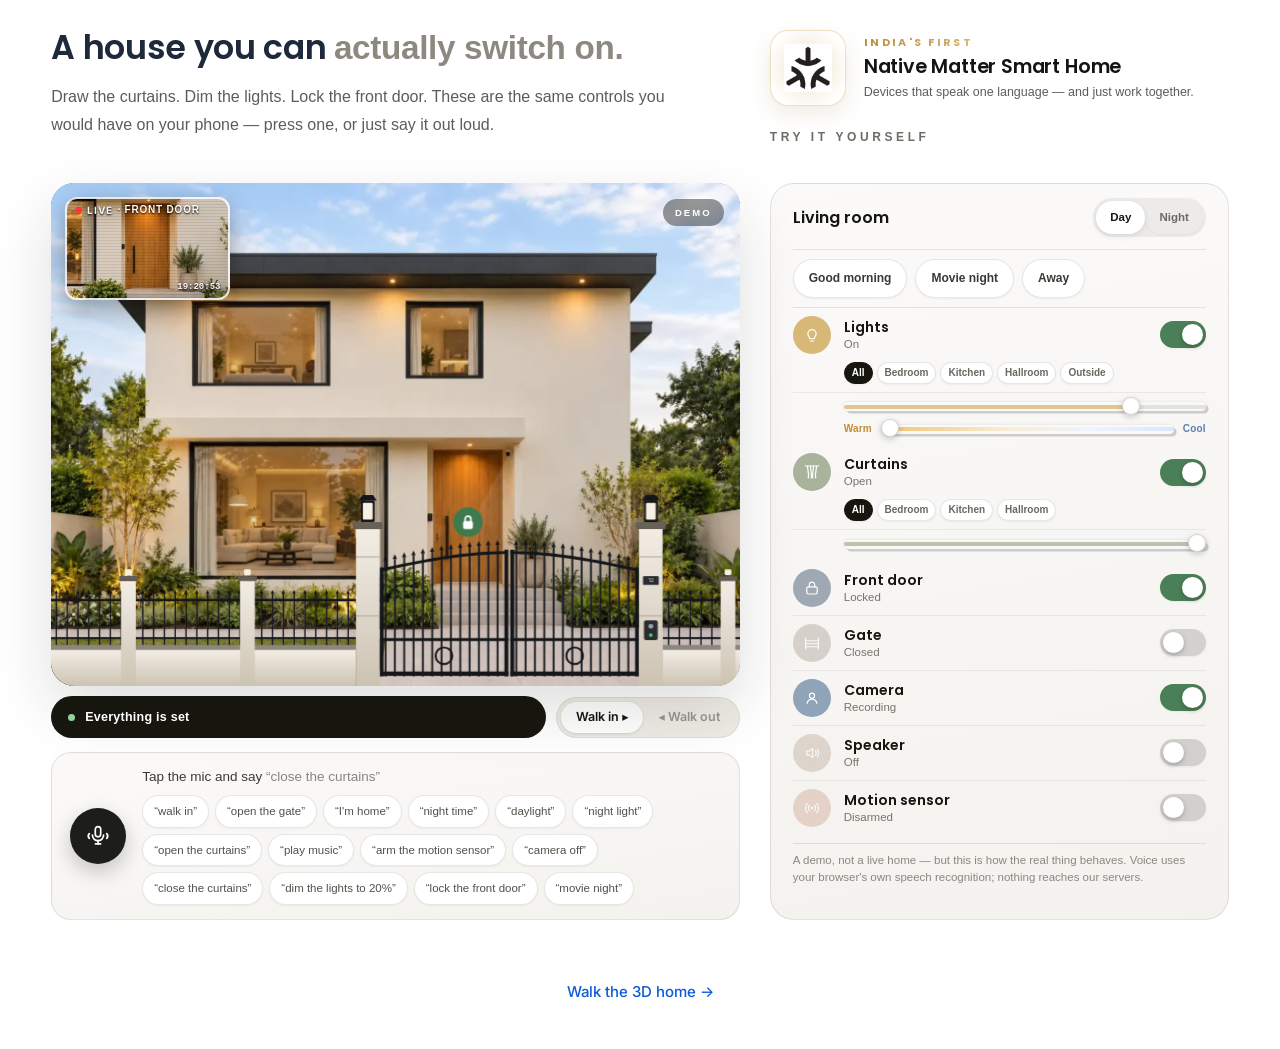
<file: home/demo.html>
<!doctype html>
<html lang="en"><head><meta charset="utf-8"><meta name="viewport" content="width=device-width,initial-scale=1">
<title>Ishara Smart Living – Try It Yourself</title>
<link rel="stylesheet" href="https://fonts.googleapis.com/css2?family=Poppins:wght@400;500;600;700&family=Inter:wght@400;500;600&display=swap">
<style>body{margin:0;background:#fff}</style>
<style>body,h2,h3,html,li,p,ul{border:0;font-size:100%;font-style:inherit;font-weight:inherit;margin:0;outline:0;padding:0;vertical-align:baseline}html{-webkit-text-size-adjust:100%}body{margin:0}a{background-color:transparent}a,a:visited{text-decoration:none}b,strong{font-weight:700}img{border:0}button,input{color:inherit;font:inherit;margin:0}button{text-transform:none}button{-webkit-appearance:button}button::-moz-focus-inner,input::-moz-focus-inner{border:0;padding:0}input{line-height:normal}.ast-container{max-width:100%}.ast-container{margin-left:auto;margin-right:auto;padding-left:20px;padding-right:20px}h2,h3{clear:both}.entry-content :where(h2),h2{color:#808285;font-size:1.7em;line-height:1.3}.entry-content :where(h3),h3{color:#808285;font-size:1.5em;line-height:1.4}html{box-sizing:border-box}*,:after,:before{box-sizing:inherit}body{color:#808285;background:#fff;font-style:normal}ul{margin:0 0 1.5em 3em}ul{list-style:disc}li>ul{margin-bottom:0;margin-left:1.5em}b,strong{font-weight:700}em,i{font-style:italic}img{height:auto;max-width:100%}button,input{color:#808285;font-weight:400;font-size:100%;margin:0;vertical-align:baseline}button,input{line-height:normal}button{border:1px solid;border-color:var(--ast-border-color);border-radius:2px;background:#e6e6e6;padding:.6em 1em .4em;color:#fff}a{color:#4169e1}.screen-reader-text{border:0;clip:rect(1px,1px,1px,1px);height:1px;margin:-1px;overflow:hidden;padding:0;position:absolute;width:1px;word-wrap:normal!important}body:not(.logged-in){position:relative}body{-webkit-font-smoothing:antialiased;-moz-osx-font-smoothing:grayscale}#page{position:relative}a{text-decoration:none}img{vertical-align:middle}.entry-content :where(h1,h2,h3,h4,h5,h6){margin-bottom:20px}p{margin-bottom:1.75em}input{line-height:1}body,button{line-height:1.8571428571}body{background-color:#fff}#page{display:block}#primary{width:100%}#primary{margin:4em 0}.ast-icon.icon-arrow svg{height:.6em;width:.6em;position:relative;margin-left:10px}.ast-icon svg:not([fill]){fill:currentColor}.entry-content>:last-child{margin-bottom:0}body{overflow-x:hidden}input[type=range]{-webkit-appearance:none;width:100%;margin:5.7px 0;padding:0;border:none}input[type=range]::-webkit-slider-runnable-track{width:100%;height:8.6px;box-shadow:2.6px 2.6px .4px #ccc,0 0 2.6px #d9d9d9;background:rgba(255,255,255,.2);border-radius:13.6px;border:0 solid #fff}input[type=range]::-webkit-slider-thumb{box-shadow:0 0 0 rgba(255,221,0,.37),0 0 0 rgba(255,224,26,.37);border:7.9px solid #0274be;height:20px;width:20px;border-radius:50px;background:#0274be;-webkit-appearance:none;margin-top:-5.7px}input[type=range]::-moz-range-track{width:100%;height:8.6px;box-shadow:2.6px 2.6px .4px #ccc,0 0 2.6px #d9d9d9;background:rgba(255,255,255,.2);border-radius:13.6px;border:0 solid #fff}input[type=range]::-moz-range-thumb{box-shadow:0 0 0 rgba(255,221,0,.37),0 0 0 rgba(255,224,26,.37);border:7.9px solid #0274be;height:20px;width:20px;border-radius:50px;background:#0274be}.entry-content{word-wrap:break-word}.entry-content p{margin-bottom:1.6em}.entry-content::after{display:table;clear:both;content:""}:root{--ast-post-nav-space:0;--ast-container-default-xlg-padding:2.5em;--ast-container-default-lg-padding:2.5em;--ast-container-default-slg-padding:2em;--ast-container-default-md-padding:2.5em;--ast-container-default-sm-padding:2.5em;--ast-container-default-xs-padding:2.4em;--ast-container-default-xxs-padding:1.8em;--ast-code-block-background:#ECEFF3;--ast-comment-inputs-background:#F9FAFB;--ast-normal-container-width:1200px;--ast-narrow-container-width:750px;--ast-blog-title-font-weight:600;--ast-blog-meta-weight:600;--ast-global-color-primary:var(--ast-global-color-4);--ast-global-color-secondary:var(--ast-global-color-5);--ast-global-color-alternate-background:var(--ast-global-color-6);--ast-global-color-subtle-background:var(--ast-global-color-7);--ast-bg-style-guide:var( --ast-global-color-secondary,var(--ast-global-color-5) );--ast-shadow-style-guide:0px 0px 4px 0 #00000057;--ast-global-dark-bg-style:#fff;--ast-global-dark-lfs:#fbfbfb;--ast-widget-bg-color:#fafafa;--ast-wc-container-head-bg-color:#fbfbfb;--ast-title-layout-bg:#eeeeee;--ast-search-border-color:#e7e7e7;--ast-lifter-hover-bg:#e6e6e6;--ast-gallery-block-color:#000;--srfm-color-input-label:var(--ast-global-color-2)}html{font-size:100%}a{color:var(--ast-global-color-0)}body,button,input{font-family:-apple-system,BlinkMacSystemFont,Segoe UI,Roboto,Oxygen-Sans,Ubuntu,Cantarell,Helvetica Neue,sans-serif;font-weight:400;font-size:16px;font-size:1rem;line-height:var(--ast-body-line-height,1.65)}h2,h3,.entry-content :where(h1,h2,h3,h4,h5,h6){font-weight:600}h2,.entry-content :where(h2){font-size:30px;font-size:1.875rem;font-weight:600;line-height:1.3em}h3,.entry-content :where(h3){font-size:24px;font-size:1.5rem;font-weight:600;line-height:1.3em}body,h2,h3,.entry-content :where(h1,h2,h3,h4,h5,h6){color:var(--ast-global-color-3)}input[type=range]::-webkit-slider-thumb{border-color:var(--ast-global-color-0);background-color:var(--ast-global-color-0);box-shadow:none}.ast-single-post .entry-content a{text-decoration:underline}input{outline:none}.ast-page-builder-template .site-content>.ast-container{max-width:100%;padding:0}.ast-page-builder-template .site .site-content #primary{padding:0;margin:0}button{border-radius:4px;box-shadow:0px 1px 2px 0px rgba(0,0,0,0.05)}:root{--ast-comment-inputs-background:#FFF}::placeholder{color:var(--ast-form-field-color,#9CA3AF)}::-ms-input-placeholder{color:var(--ast-form-field-color,#9CA3AF)}#page{display:flex;flex-direction:column;min-height:100vh}#page .site-content{flex-grow:1}button{border-style:solid;border-top-width:0;border-right-width:0;border-left-width:0;border-bottom-width:0;color:#ffffff;border-color:var(--ast-global-color-0);background-color:var(--ast-global-color-0);padding-top:15px;padding-right:30px;padding-bottom:15px;padding-left:30px;font-family:inherit;font-weight:500;font-size:16px;font-size:1rem;line-height:1em}@media (max-width:921px){button{padding-top:14px;padding-right:28px;padding-bottom:14px;padding-left:28px}}@media (max-width:544px){button{padding-top:12px;padding-right:24px;padding-bottom:12px;padding-left:24px}}@media (min-width:544px){.ast-container{max-width:100%}}@media (max-width:921px){h2,.entry-content :where(h2){font-size:25px;font-size:1.5625rem}h3,.entry-content :where(h3){font-size:20px;font-size:1.25rem}}@media (max-width:544px){h2,.entry-content :where(h2){font-size:25px;font-size:1.5625rem}h3,.entry-content :where(h3){font-size:20px;font-size:1.25rem}}@media (max-width:921px){html{font-size:91.2%}}@media (max-width:544px){html{font-size:91.2%}}@media (min-width:922px){.ast-container{max-width:1240px}}@media (min-width:922px){.site-content .ast-container{display:flex}}@media (max-width:921px){.site-content .ast-container{flex-direction:column}}.entry-content :where(h1,h2,h3,h4,h5,h6){clear:none}:root{--wp--custom--ast-default-block-top-padding: 3em;--wp--custom--ast-default-block-right-padding: 3em;--wp--custom--ast-default-block-bottom-padding: 3em;--wp--custom--ast-default-block-left-padding: 3em;--wp--custom--ast-container-width: 1200px;--wp--custom--ast-content-width-size: 1200px;--wp--custom--ast-wide-width-size: calc(1200px + var(--wp--custom--ast-default-block-left-padding) + var(--wp--custom--ast-default-block-right-padding))}@media (max-width:921px){:root{--wp--custom--ast-default-block-top-padding: 3em;--wp--custom--ast-default-block-right-padding: 2em;--wp--custom--ast-default-block-bottom-padding: 3em;--wp--custom--ast-default-block-left-padding: 2em}}@media (max-width:544px){:root{--wp--custom--ast-default-block-top-padding: 3em;--wp--custom--ast-default-block-right-padding: 1.5em;--wp--custom--ast-default-block-bottom-padding: 3em;--wp--custom--ast-default-block-left-padding: 1.5em}}:root{--ast-global-color-0:#046bd2;--ast-global-color-1:#045cb4;--ast-global-color-2:#1e293b;--ast-global-color-3:#334155;--ast-global-color-4:#FFFFFF;--ast-global-color-5:#F0F5FA;--ast-global-color-6:#111111;--ast-global-color-7:#D1D5DB;--ast-global-color-8:#111111}:root{--ast-border-color: var(--ast-global-color-7)}h2,h3,.entry-content :where(h1,h2,h3,h4,h5,h6){color:var(--ast-global-color-2)}.elementor-screen-only,.screen-reader-text{top:0!important}.ast-page-builder-template{background-color:var(--ast-global-color-4);background-image:none}@media (max-width:921px){.ast-page-builder-template{background-color:var(--ast-global-color-4);background-image:none}}@media (max-width:544px){.ast-page-builder-template{background-color:var(--ast-global-color-4);background-image:none}}#ast-scroll-top{display:none;position:fixed;text-align:center;z-index:99;width:2.1em;height:2.1em;line-height:2.1;color:#ffffff;border-radius:2px;content:"";outline:inherit}@media (min-width:769px){#ast-scroll-top{content:"769"}}#ast-scroll-top .ast-icon.icon-arrow svg{margin-left:0px;vertical-align:middle;transform:translate(0,-20%) rotate(180deg);width:1.6em}.ast-scroll-to-top-right{right:30px;bottom:30px}#ast-scroll-top{color:#000000;background-color:#f3f3f3;font-size:15px;border-top-left-radius:50px;border-top-right-radius:50px;border-bottom-right-radius:50px;border-bottom-left-radius:50px}@media (max-width:921px){#ast-scroll-top .ast-icon.icon-arrow svg{width:1em}}:root{--e-global-color-astglobalcolor0:#046bd2;--e-global-color-astglobalcolor1:#045cb4;--e-global-color-astglobalcolor2:#1e293b;--e-global-color-astglobalcolor3:#334155;--e-global-color-astglobalcolor4:#FFFFFF;--e-global-color-astglobalcolor5:#F0F5FA;--e-global-color-astglobalcolor6:#111111;--e-global-color-astglobalcolor7:#D1D5DB;--e-global-color-astglobalcolor8:#111111}:root{--wp--preset--aspect-ratio--square: 1;--wp--preset--aspect-ratio--4-3: 4/3;--wp--preset--aspect-ratio--3-4: 3/4;--wp--preset--aspect-ratio--3-2: 3/2;--wp--preset--aspect-ratio--2-3: 2/3;--wp--preset--aspect-ratio--16-9: 16/9;--wp--preset--aspect-ratio--9-16: 9/16;--wp--preset--color--black: #000000;--wp--preset--color--cyan-bluish-gray: #abb8c3;--wp--preset--color--white: #ffffff;--wp--preset--color--pale-pink: #f78da7;--wp--preset--color--vivid-red: #cf2e2e;--wp--preset--color--luminous-vivid-orange: #ff6900;--wp--preset--color--luminous-vivid-amber: #fcb900;--wp--preset--color--light-green-cyan: #7bdcb5;--wp--preset--color--vivid-green-cyan: #00d084;--wp--preset--color--pale-cyan-blue: #8ed1fc;--wp--preset--color--vivid-cyan-blue: #0693e3;--wp--preset--color--vivid-purple: #9b51e0;--wp--preset--color--ast-global-color-0: var(--ast-global-color-0);--wp--preset--color--ast-global-color-1: var(--ast-global-color-1);--wp--preset--color--ast-global-color-2: var(--ast-global-color-2);--wp--preset--color--ast-global-color-3: var(--ast-global-color-3);--wp--preset--color--ast-global-color-4: var(--ast-global-color-4);--wp--preset--color--ast-global-color-5: var(--ast-global-color-5);--wp--preset--color--ast-global-color-6: var(--ast-global-color-6);--wp--preset--color--ast-global-color-7: var(--ast-global-color-7);--wp--preset--color--ast-global-color-8: var(--ast-global-color-8);--wp--preset--gradient--vivid-cyan-blue-to-vivid-purple: linear-gradient(135deg,rgb(6,147,227) 0%,rgb(155,81,224) 100%);--wp--preset--gradient--light-green-cyan-to-vivid-green-cyan: linear-gradient(135deg,rgb(122,220,180) 0%,rgb(0,208,130) 100%);--wp--preset--gradient--luminous-vivid-amber-to-luminous-vivid-orange: linear-gradient(135deg,rgb(252,185,0) 0%,rgb(255,105,0) 100%);--wp--preset--gradient--luminous-vivid-orange-to-vivid-red: linear-gradient(135deg,rgb(255,105,0) 0%,rgb(207,46,46) 100%);--wp--preset--gradient--very-light-gray-to-cyan-bluish-gray: linear-gradient(135deg,rgb(238,238,238) 0%,rgb(169,184,195) 100%);--wp--preset--gradient--cool-to-warm-spectrum: linear-gradient(135deg,rgb(74,234,220) 0%,rgb(151,120,209) 20%,rgb(207,42,186) 40%,rgb(238,44,130) 60%,rgb(251,105,98) 80%,rgb(254,248,76) 100%);--wp--preset--gradient--blush-light-purple: linear-gradient(135deg,rgb(255,206,236) 0%,rgb(152,150,240) 100%);--wp--preset--gradient--blush-bordeaux: linear-gradient(135deg,rgb(254,205,165) 0%,rgb(254,45,45) 50%,rgb(107,0,62) 100%);--wp--preset--gradient--luminous-dusk: linear-gradient(135deg,rgb(255,203,112) 0%,rgb(199,81,192) 50%,rgb(65,88,208) 100%);--wp--preset--gradient--pale-ocean: linear-gradient(135deg,rgb(255,245,203) 0%,rgb(182,227,212) 50%,rgb(51,167,181) 100%);--wp--preset--gradient--electric-grass: linear-gradient(135deg,rgb(202,248,128) 0%,rgb(113,206,126) 100%);--wp--preset--gradient--midnight: linear-gradient(135deg,rgb(2,3,129) 0%,rgb(40,116,252) 100%);--wp--preset--font-size--small: 13px;--wp--preset--font-size--medium: 20px;--wp--preset--font-size--large: 36px;--wp--preset--font-size--x-large: 42px;--wp--preset--spacing--20: 0.44rem;--wp--preset--spacing--30: 0.67rem;--wp--preset--spacing--40: 1rem;--wp--preset--spacing--50: 1.5rem;--wp--preset--spacing--60: 2.25rem;--wp--preset--spacing--70: 3.38rem;--wp--preset--spacing--80: 5.06rem;--wp--preset--shadow--natural: 6px 6px 9px rgba(0, 0, 0, 0.2);--wp--preset--shadow--deep: 12px 12px 50px rgba(0, 0, 0, 0.4);--wp--preset--shadow--sharp: 6px 6px 0px rgba(0, 0, 0, 0.2);--wp--preset--shadow--outlined: 6px 6px 0px -3px rgb(255, 255, 255), 6px 6px rgb(0, 0, 0);--wp--preset--shadow--crisp: 6px 6px 0px rgb(0, 0, 0)}:root{--wp--style--global--content-size: var(--wp--custom--ast-content-width-size);--wp--style--global--wide-size: var(--wp--custom--ast-wide-width-size)}:where(body){margin:0}:root{--wp--style--block-gap: 24px}body{padding-top:0px;padding-right:0px;padding-bottom:0px;padding-left:0px}a:where(:not(.wp-element-button)){text-decoration:none}.screen-reader-text{border:0;clip:rect(1px,1px,1px,1px);clip-path:inset(50%);height:1px;margin:-1px;overflow:hidden;padding:0;position:absolute;width:1px;word-wrap:normal!important}.clear{clear:both}:root{--direction-multiplier:1}.elementor-screen-only,.screen-reader-text{height:1px;margin:-1px;overflow:hidden;padding:0;position:absolute;top:-10000em;width:1px;clip:rect(0,0,0,0);border:0}.elementor *,.elementor :after,.elementor :before{box-sizing:border-box}.elementor a{box-shadow:none;text-decoration:none}.elementor img{border:none;border-radius:0;box-shadow:none;height:auto;max-width:100%}.e-con-inner>.elementor-element.elementor-fixed{position:fixed}.elementor-element.elementor-fixed{z-index:1}.elementor-element{--flex-direction:initial;--flex-wrap:initial;--justify-content:initial;--align-items:initial;--align-content:initial;--gap:initial;--flex-basis:initial;--flex-grow:initial;--flex-shrink:initial;--order:initial;--align-self:initial;align-self:var(--align-self);flex-basis:var(--flex-basis);flex-grow:var(--flex-grow);flex-shrink:var(--flex-shrink);order:var(--order)}.elementor-element:where(.e-con-full,.elementor-widget){align-content:var(--align-content);align-items:var(--align-items);flex-direction:var(--flex-direction);flex-wrap:var(--flex-wrap);gap:var(--row-gap) var(--column-gap);justify-content:var(--justify-content)}:root{--page-title-display:block}.elementor-widget{position:relative}.elementor-grid{display:grid;grid-column-gap:var(--grid-column-gap);grid-row-gap:var(--grid-row-gap)}.elementor-grid .elementor-grid-item{min-width:0}.elementor-grid-0 .elementor-grid{display:inline-block;margin-block-end:calc(-1*var(--grid-row-gap));width:100%;word-spacing:var(--grid-column-gap)}.elementor-grid-0 .elementor-grid .elementor-grid-item{display:inline-block;margin-block-end:var(--grid-row-gap);word-break:break-word}@media (prefers-reduced-motion:no-preference){html{scroll-behavior:smooth}}.e-con{--border-radius:0;--border-top-width:0px;--border-right-width:0px;--border-bottom-width:0px;--border-left-width:0px;--border-style:initial;--border-color:initial;--container-widget-width:100%;--container-widget-height:initial;--container-widget-flex-grow:0;--container-widget-align-self:initial;--content-width:min(100%,var(--container-max-width,1140px));--width:100%;--min-height:initial;--height:auto;--text-align:initial;--margin-top:0px;--margin-right:0px;--margin-bottom:0px;--margin-left:0px;--padding-top:var(--container-default-padding-top,10px);--padding-right:var(--container-default-padding-right,10px);--padding-bottom:var(--container-default-padding-bottom,10px);--padding-left:var(--container-default-padding-left,10px);--position:relative;--z-index:revert;--overflow:visible;--gap:var(--widgets-spacing,20px);--row-gap:var(--widgets-spacing-row,20px);--column-gap:var(--widgets-spacing-column,20px);--overlay-mix-blend-mode:initial;--overlay-opacity:1;--e-con-grid-template-columns:repeat(3,1fr);--e-con-grid-template-rows:repeat(2,1fr);border-radius:var(--border-radius);height:var(--height);min-height:var(--min-height);min-width:0;overflow:var(--overflow);position:var(--position);width:var(--width);z-index:var(--z-index);--flex-wrap-mobile:wrap}.e-con{--margin-block-start:var(--margin-top);--margin-block-end:var(--margin-bottom);--margin-inline-start:var(--margin-left);--margin-inline-end:var(--margin-right);--padding-inline-start:var(--padding-left);--padding-inline-end:var(--padding-right);--padding-block-start:var(--padding-top);--padding-block-end:var(--padding-bottom);--border-block-start-width:var(--border-top-width);--border-block-end-width:var(--border-bottom-width);--border-inline-start-width:var(--border-left-width);--border-inline-end-width:var(--border-right-width)}.e-con{margin-block-end:var(--margin-block-end);margin-block-start:var(--margin-block-start);margin-inline-end:var(--margin-inline-end);margin-inline-start:var(--margin-inline-start);padding-inline-end:var(--padding-inline-end);padding-inline-start:var(--padding-inline-start)}.e-con.e-flex{--flex-direction:column;--flex-basis:auto;--flex-grow:0;--flex-shrink:1;flex:var(--flex-grow) var(--flex-shrink) var(--flex-basis)}.e-con-full,.e-con>.e-con-inner{padding-block-end:var(--padding-block-end);padding-block-start:var(--padding-block-start);text-align:var(--text-align)}.e-con-full.e-flex,.e-con.e-flex>.e-con-inner{flex-direction:var(--flex-direction)}.e-con,.e-con>.e-con-inner{display:var(--display)}.e-con-boxed.e-flex{align-content:normal;align-items:normal;flex-direction:column;flex-wrap:nowrap;justify-content:normal}.e-con-boxed{gap:initial;text-align:initial}.e-con.e-flex>.e-con-inner{align-content:var(--align-content);align-items:var(--align-items);align-self:auto;flex-basis:auto;flex-grow:1;flex-shrink:1;flex-wrap:var(--flex-wrap);justify-content:var(--justify-content)}.e-con>.e-con-inner{gap:var(--row-gap) var(--column-gap);height:100%;margin:0 auto;max-width:var(--content-width);padding-inline-end:0;padding-inline-start:0;width:100%}:is(.elementor-section-wrap,[data-elementor-id])>.e-con{--margin-left:auto;--margin-right:auto;max-width:min(100%,var(--width))}.e-con .elementor-widget.elementor-widget{margin-block-end:0}.e-con:before{border-block-end-width:var(--border-block-end-width);border-block-start-width:var(--border-block-start-width);border-color:var(--border-color);border-inline-end-width:var(--border-inline-end-width);border-inline-start-width:var(--border-inline-start-width);border-radius:var(--border-radius);border-style:var(--border-style);content:var(--background-overlay);display:block;height:max(100% + var(--border-top-width) + var(--border-bottom-width),100%);left:calc(0px - var(--border-left-width));mix-blend-mode:var(--overlay-mix-blend-mode);opacity:var(--overlay-opacity);position:absolute;top:calc(0px - var(--border-top-width));width:max(100% + var(--border-left-width) + var(--border-right-width),100%)}.e-con .elementor-widget{min-width:0}.e-con.e-con>.e-con-inner>.elementor-widget,.elementor.elementor .e-con>.elementor-widget{max-width:100%}@media (max-width:767px){.e-con.e-flex{--width:100%;--flex-wrap:var(--flex-wrap-mobile)}}.elementor-icon{color:#69727d;display:inline-block;font-size:50px;line-height:1;text-align:center}.elementor-icon svg{display:block;height:1em;position:relative;width:1em}.elementor-icon svg:before{left:50%;position:absolute;transform:translateX(-50%)}.elementor-shape-circle .elementor-icon{border-radius:50%}.elementor-widget-image{text-align:center}.elementor-widget-image a{display:inline-block}.elementor-widget-image img{display:inline-block;vertical-align:middle}.elementor-item:after,.elementor-item:before{display:block;position:absolute}.elementor-item:not(:hover):not(:focus):not(.elementor-item-active):not(.highlighted):after,.elementor-item:not(:hover):not(:focus):not(.elementor-item-active):not(.highlighted):before{opacity:0}.elementor-item-active:after,.elementor-item-active:before{transform:scale(1)}.e--pointer-underline .elementor-item:after,.e--pointer-underline .elementor-item:before{background-color:#3f444b;height:3px;left:0;width:100%;z-index:2}.e--pointer-underline .elementor-item:after{bottom:0;content:""}.elementor-nav-menu--main .elementor-nav-menu a{padding:13px 20px}.elementor-nav-menu--main .elementor-nav-menu ul{border-style:solid;border-width:0;padding:0;position:absolute;width:12em}.elementor-nav-menu--layout-horizontal{display:flex}.elementor-nav-menu--layout-horizontal .elementor-nav-menu{display:flex;flex-wrap:wrap}.elementor-nav-menu--layout-horizontal .elementor-nav-menu a{flex-grow:1;white-space:nowrap}.elementor-nav-menu--layout-horizontal .elementor-nav-menu>li{display:flex}.elementor-nav-menu--layout-horizontal .elementor-nav-menu>li ul{top:100%!important}.elementor-nav-menu--layout-horizontal .elementor-nav-menu>li:not(:first-child)>a{margin-inline-start:var(--e-nav-menu-horizontal-menu-item-margin)}.elementor-nav-menu--layout-horizontal .elementor-nav-menu>li:not(:first-child)>ul{inset-inline-start:var(--e-nav-menu-horizontal-menu-item-margin)!important}.elementor-nav-menu--layout-horizontal .elementor-nav-menu>li:not(:last-child)>a{margin-inline-end:var(--e-nav-menu-horizontal-menu-item-margin)}.elementor-nav-menu--layout-horizontal .elementor-nav-menu>li:not(:last-child):after{align-self:center;border-color:var(--e-nav-menu-divider-color,#000);border-left-style:var(--e-nav-menu-divider-style,solid);border-left-width:var(--e-nav-menu-divider-width,2px);content:var(--e-nav-menu-divider-content,none);height:var(--e-nav-menu-divider-height,35%)}.elementor-widget-nav-menu:not(:has(.elementor-widget-container)):not([class*=elementor-hidden-]){display:flex;flex-direction:column}.elementor-nav-menu{position:relative;z-index:2}.elementor-nav-menu:after{clear:both;content:" ";display:block;font:0/0 serif;height:0;overflow:hidden;visibility:hidden}.elementor-nav-menu,.elementor-nav-menu li,.elementor-nav-menu ul{display:block;line-height:normal;list-style:none;margin:0;padding:0}.elementor-nav-menu ul{display:none}.elementor-nav-menu a,.elementor-nav-menu li{position:relative}.elementor-nav-menu li{border-width:0}.elementor-nav-menu a{align-items:center;display:flex}.elementor-nav-menu a{line-height:20px;padding:10px 20px}.elementor-nav-menu .sub-arrow{align-items:center;display:flex;line-height:1;margin-block-end:-10px;margin-block-start:-10px;padding:10px;padding-inline-end:0}.elementor-nav-menu .sub-arrow .e-font-icon-svg{height:1em;width:1em}.elementor-nav-menu--dropdown .elementor-item.elementor-item-active{background-color:#3f444b;color:#fff}.elementor-menu-toggle{align-items:center;background-color:rgba(0,0,0,.05);border:0 solid;border-radius:3px;color:#33373d;display:flex;font-size:var(--nav-menu-icon-size,22px);justify-content:center;padding:.25em}.elementor-menu-toggle:not(.elementor-active) .elementor-menu-toggle__icon--close{display:none}.elementor-menu-toggle .e-font-icon-svg{fill:#33373d;height:1em;width:1em}.elementor-menu-toggle svg{fill:var(--nav-menu-icon-color,currentColor);height:auto;width:1em}.elementor-nav-menu--dropdown{background-color:#fff;font-size:13px}.elementor-nav-menu--dropdown.elementor-nav-menu__container{margin-top:10px;overflow-x:hidden;overflow-y:auto;transform-origin:top}.elementor-nav-menu--dropdown.elementor-nav-menu__container .elementor-sub-item{font-size:.85em}.elementor-nav-menu--dropdown a{color:#33373d}ul.elementor-nav-menu--dropdown a{border-inline-start:8px solid transparent;text-shadow:none}.elementor-nav-menu--toggle{--menu-height:100vh}.elementor-nav-menu--toggle .elementor-menu-toggle:not(.elementor-active)+.elementor-nav-menu__container{max-height:0;overflow:hidden;transform:scaleY(0)}.elementor-nav-menu--stretch .elementor-nav-menu__container.elementor-nav-menu--dropdown{position:absolute;z-index:9997}@media (max-width:1024px){.elementor-nav-menu--dropdown-tablet .elementor-nav-menu--main{display:none}}@media (min-width:1025px){.elementor-nav-menu--dropdown-tablet .elementor-menu-toggle,.elementor-nav-menu--dropdown-tablet .elementor-nav-menu--dropdown{display:none}.elementor-nav-menu--dropdown-tablet nav.elementor-nav-menu--dropdown.elementor-nav-menu__container{overflow-y:hidden}}.elementor-widget-social-icons.elementor-grid-0:not(:has(.elementor-widget-container)){font-size:0;line-height:1}.elementor-widget-social-icons .elementor-grid{grid-column-gap:var(--grid-column-gap,5px);grid-row-gap:var(--grid-row-gap,5px);grid-template-columns:var(--grid-template-columns);justify-content:var(--justify-content,center);justify-items:var(--justify-content,center)}.elementor-icon.elementor-social-icon{font-size:var(--icon-size,25px);height:calc(var(--icon-size, 25px) + 2*var(--icon-padding, .5em));line-height:var(--icon-size,25px);width:calc(var(--icon-size, 25px) + 2*var(--icon-padding, .5em))}.elementor-social-icon{--e-social-icon-icon-color:#fff;align-items:center;background-color:#69727d;display:inline-flex;justify-content:center;text-align:center}.elementor-social-icon svg{fill:var(--e-social-icon-icon-color)}.elementor-social-icon:last-child{margin:0}.elementor-social-icon-whatsapp{background-color:#25d366}.elementor-kit-30{--e-global-color-primary:#6EC1E4;--e-global-color-secondary:#54595F;--e-global-color-text:#7A7A7A;--e-global-color-accent:#61CE70;--e-global-typography-primary-font-family:"Roboto";--e-global-typography-primary-font-weight:600;--e-global-typography-secondary-font-family:"Roboto Slab";--e-global-typography-secondary-font-weight:400;--e-global-typography-text-font-family:"Roboto";--e-global-typography-text-font-weight:400;--e-global-typography-accent-font-family:"Roboto";--e-global-typography-accent-font-weight:500}.e-con{--container-max-width:1140px}.elementor-element{--widgets-spacing:20px 20px;--widgets-spacing-row:20px;--widgets-spacing-column:20px}@media (max-width:1024px){.e-con{--container-max-width:1024px}}@media (max-width:767px){.e-con{--container-max-width:767px}}body,body.elementor-page,html body{background-color:#ffffff!important}.elementor-303 .elementor-element.elementor-element-3d3adc1{--display:flex;--margin-top:0px;--margin-bottom:0px;--margin-left:0px;--margin-right:0px;--padding-top:0px;--padding-bottom:0px;--padding-left:0px;--padding-right:0px}.elementor-303 .elementor-element.elementor-element-8a8722d{--grid-template-columns:repeat(0, auto);text-align:center;bottom:72px;--icon-size:30px;--grid-column-gap:5px;--grid-row-gap:0px}body:not(.rtl) .elementor-303 .elementor-element.elementor-element-8a8722d{right:20px}.riva-ph-section,.riva-ph-section *{box-sizing:border-box}.riva-ph-section{--riva-bg:#ffffff;--riva-ink:#141413;--riva-ink-soft:#5f5c57;--riva-hair:rgba(25,25,22,.10);--riva-font-head:"Poppins","Helvetica Neue",Helvetica,Arial,sans-serif;--riva-font-body:"Open Sans","Helvetica Neue",Helvetica,Arial,sans-serif;--night:0;--glow0:0;--glow1:0;--glow2:0;isolation:isolate;z-index:0;position:relative;width:100%;padding:30px 0 38px;background:var(--riva-bg);color:var(--riva-ink);font-family:var(--riva-font-body);-webkit-font-smoothing:antialiased;overflow:hidden}.riva-ph-section p,.riva-ph-section span,.riva-ph-section div,.riva-ph-section button{font-family:var(--riva-font-body)}.riva-ph-section h2{font-family:var(--riva-font-head)}.riva-ph-section button{-webkit-appearance:none;appearance:none;font:inherit}.riva-ph-section img{max-width:none;border-radius:0;box-shadow:none}.riva-ph-inner{position:relative;z-index:2;width:min(1360px,92%);margin:0 auto}.riva-ph-head{max-width:780px;margin:0 0 28px}.riva-ph-eyebrow{margin:0 0 18px;font-size:12px;font-weight:600;letter-spacing:.3em;color:#6f6b65;text-transform:uppercase}.riva-ph-section h2.riva-ph-title{margin:0 0 16px;font-size:clamp(28px,2.6vw,40px);font-weight:600;line-height:1.1;letter-spacing:-.01em}@media (min-width:1200px){.riva-ph-section h2.riva-ph-title{white-space:nowrap}}.riva-ph-section h2.riva-ph-title span{color:#8d8880}.riva-ph-lede{margin:0;max-width:620px;font-size:16px;line-height:1.75;color:var(--riva-ink-soft)}.riva-ph-headrow{display:grid;grid-template-columns:minmax(0,1.5fr) minmax(0,1fr);gap:30px;align-items:stretch;margin-bottom:36px}.riva-ph-headrow .riva-ph-head{margin:0;min-width:0}.riva-ph-rightcol{display:flex;flex-direction:column;min-width:0}.riva-ph-rightcol .riva-ph-eyebrow{margin:0;margin-top:auto;padding-top:22px;text-align:left}.riva-ph-badge{position:relative}.riva-ph-badge-inner{display:flex;align-items:center;gap:18px}.riva-ph-badge-logo{position:relative;z-index:1;flex:0 0 auto;isolation:isolate;width:76px;height:76px;border-radius:18px;display:flex;align-items:center;justify-content:center;padding:13px;background:#ffffff;border:1px solid rgba(216,184,119,.45);box-shadow:0 8px 20px rgba(150,120,60,.14)}.riva-ph-badge-logo::before{content:"";position:absolute;inset:-7px;z-index:-1;border-radius:24px;background:radial-gradient(circle,rgba(216,184,119,.40),rgba(216,184,119,0) 68%);animation:rivaBadgeGlow 3.4s ease-in-out infinite}.riva-ph-section .riva-ph-badge-logo img{display:block;width:100%!important;height:100%!important;max-width:none!important;max-height:none!important;margin:0!important;padding:0!important;border:0!important;border-radius:0!important;box-shadow:none!important;object-fit:contain!important}.riva-ph-badge-txt{display:flex;flex-direction:column;gap:5px;min-width:0}.riva-ph-section .riva-ph-badge-kicker{font-family:var(--riva-font-head);font-size:11px;font-weight:700;letter-spacing:.22em;text-transform:uppercase;background:linear-gradient(90deg,#b98f3c 0%,#e7cd8e 25%,#b98f3c 50%,#e7cd8e 75%,#b98f3c 100%);background-size:220% 100%;-webkit-background-clip:text;background-clip:text;-webkit-text-fill-color:transparent;color:transparent;animation:rivaBadgeSheen 4s linear infinite}.riva-ph-section .riva-ph-badge-main{font-family:var(--riva-font-head);font-size:clamp(18px,1.5vw,22px);font-weight:600;letter-spacing:-.01em;line-height:1.15;color:var(--riva-ink)}.riva-ph-section .riva-ph-badge-sub{font-size:12.5px;line-height:1.5;color:var(--riva-ink-soft)}@keyframes rivaBadgeGlow{0%,100%{opacity:.5;transform:scale(.95)}50%{opacity:1;transform:scale(1.06)}}@keyframes rivaBadgeSheen{to{background-position:220%0}}.riva-ph-grid{display:grid;grid-template-columns:minmax(0,1.5fr) minmax(0,1fr);gap:30px;align-items:stretch}.riva-ph-stage{display:flex;flex-direction:column;gap:14px;height:100%}.riva-ph-house{position:relative;flex:1 1 auto;min-height:340px;border-radius:24px;overflow:hidden;background:#0f1420;box-shadow:0 24px 60px rgba(30,28,24,.14)}.riva-ph-house img{position:absolute;inset:0;width:100%;height:100%;display:block;object-fit:cover;-webkit-user-drag:none}.riva-ph-section .riva-ph-poster{z-index:0;opacity:calc(1 - var(--night))}.riva-ph-day{opacity:calc(1 - var(--night))}.riva-ph-night{opacity:var(--night)}.riva-ph-day,.riva-ph-night{position:absolute;inset:0}.riva-ph-overlay{position:absolute;inset:0;width:100%;height:100%}.riva-ph-overlay .win-glow .gw0{opacity:var(--glow0)}.riva-ph-overlay .win-glow .gw1{opacity:var(--glow1)}.riva-ph-overlay .win-glow .gw2{opacity:var(--glow2)}.riva-ph-overlay .cam-cone{opacity:0}.riva-ph-house.cam-on .cam-cone{opacity:calc(.20 + .24*var(--night))}.riva-ph-overlay .sense{opacity:0}.riva-ph-overlay .wave{opacity:0}.riva-ph-overlay .lock-shackle{transform-box:fill-box;transform-origin:86% 100%}.riva-ph-overlay .lock-bg{fill:#3f7a4f}.riva-ph-status{position:absolute;left:18px;bottom:18px;z-index:5;display:inline-flex;align-items:center;gap:10px;padding:10px 16px;border-radius:40px;border:1px solid rgba(255,255,255,.30);background:rgba(15,15,14,.55);-webkit-backdrop-filter:blur(10px);backdrop-filter:blur(10px);color:#fff;font-size:12px;font-weight:600;letter-spacing:.05em}.riva-ph-status i{width:7px;height:7px;border-radius:50%;background:#8fd39a;flex-shrink:0}.riva-ph-tag{position:absolute;right:16px;top:16px;z-index:5;padding:6px 12px;border-radius:30px;background:rgba(15,15,14,.42);-webkit-backdrop-filter:blur(8px);backdrop-filter:blur(8px);color:#fff;font-size:9.5px;font-weight:600;letter-spacing:.22em;text-transform:uppercase}.riva-ph-voice{display:flex;align-items:center;gap:16px;padding:14px 18px;border:1px solid var(--riva-hair);border-radius:20px;background:linear-gradient(170deg,#fbfaf9 0%,#f4f2ee 100%)}.riva-ph-section .riva-ph-mic{position:relative;flex:0 0 56px;width:56px;height:56px;min-width:56px;min-height:56px;padding:0!important;margin:0;display:flex;align-items:center;justify-content:center;border:0;border-radius:50%!important;background:#1d1d1b;box-shadow:0 8px 20px rgba(20,20,18,.22)}.riva-ph-section .riva-ph-mic svg{width:24px;height:24px;min-width:24px;flex:0 0 24px;fill:none;stroke:#fff;stroke-width:1.7;stroke-linecap:round;stroke-linejoin:round}.riva-ph-mic .mic-ring{position:absolute;inset:0;border-radius:50%;border:2px solid #1d1d1b;opacity:0}.riva-ph-voice-body{flex:1;min-width:0}.riva-ph-voice-line{font-size:13.5px;line-height:1.45;color:#3d3a34;min-height:20px}.riva-ph-voice-line em{font-style:normal;color:#8a857c}.riva-ph-chips{display:flex;flex-wrap:wrap;gap:6px;margin-top:8px}.riva-ph-chips button{padding:6px 11px;border:1px solid var(--riva-hair);border-radius:30px;background:#fff;font-size:11.5px;color:#54504a}.riva-ph-bars{display:flex;align-items:flex-end;gap:3px;height:26px;flex-shrink:0;opacity:0}.riva-ph-bars i{width:3px;height:8px;border-radius:3px;background:#b3452f;animation:rivaBar 1s ease-in-out infinite}.riva-ph-bars i:nth-child(2){animation-delay:.15s}.riva-ph-bars i:nth-child(3){animation-delay:.3s}.riva-ph-bars i:nth-child(4){animation-delay:.45s}@keyframes rivaBar{0%,100%{height:7px}50%{height:24px}}.riva-ph-panel{display:flex;flex-direction:column;padding:14px 22px 12px;border:1px solid var(--riva-hair);border-radius:24px;background:linear-gradient(170deg,#fbfaf9 0%,#f4f2ee 100%)}.riva-ph-panel-top{display:flex;align-items:center;justify-content:space-between;gap:14px;padding-bottom:12px;border-bottom:1px solid var(--riva-hair)}.riva-ph-panel-top strong{font-family:var(--riva-font-head);font-size:16px;font-weight:600}.riva-ph-seg{display:inline-flex;padding:3px;border-radius:30px;background:rgba(25,25,22,.06)}.riva-ph-seg button{padding:7px 14px;border:0;border-radius:30px;background:transparent;font-size:11.5px;font-weight:600;color:#6e6a63}.riva-ph-seg button.is-on{background:#fff;color:#16160f;box-shadow:0 2px 6px rgba(40,38,34,.10)}.riva-ph-scenes{display:flex;flex-wrap:wrap;gap:8px;padding:9px 0;border-bottom:1px solid var(--riva-hair)}.riva-ph-scenes button{padding:9px 15px;border:1px solid var(--riva-hair);border-radius:30px;background:#fff;font-size:12px;font-weight:600;color:#3c3934}.riva-ph-rows{display:flex;flex-direction:column}.riva-ph-row{display:flex;align-items:center;gap:13px;padding:8px 0;border-bottom:1px solid rgba(25,25,22,.07)}.riva-ph-row:last-child{border-bottom:0}.riva-ph-ico{flex-shrink:0;width:38px;height:38px;display:flex;align-items:center;justify-content:center;border-radius:50%;background:var(--row-accent,#c9b99c)}.riva-ph-ico svg{width:18px;height:18px;fill:none;stroke:#fff;stroke-width:1.6;stroke-linecap:round;stroke-linejoin:round}.riva-ph-row.is-off .riva-ph-ico{opacity:.4}.riva-ph-meta{flex:1;min-width:0}.riva-ph-meta b{display:block;font-family:var(--riva-font-head);font-size:14px;font-weight:600;line-height:1.3;color:#16160f}.riva-ph-meta span{display:block;font-size:11.5px;line-height:1.4;color:#77736c}.riva-ph-switch{position:relative;flex-shrink:0;width:46px;height:27px;padding:0;border:0;border-radius:30px;background:rgba(25,25,22,.16)}.riva-ph-switch:after{content:"";position:absolute;top:3px;left:3px;width:21px;height:21px;border-radius:50%;background:#fff;box-shadow:0 2px 5px rgba(20,20,18,.25)}.riva-ph-switch[aria-checked="true"]{background:#4b7f57}.riva-ph-switch[aria-checked="true"]:after{transform:translateX(19px)}.riva-ph-groups{flex:1 1 auto;display:flex;flex-wrap:wrap;align-items:center;justify-content:center;gap:4px;min-width:0;margin:0}.riva-ph-row:has(.riva-ph-groups) .riva-ph-meta{flex:0 1 auto;min-width:0}.riva-ph-groups button{padding:4px 7px!important;border:1px solid var(--riva-hair);border-radius:30px;background:#fff;font-size:10px;font-weight:600;color:#6b6760;white-space:nowrap;flex:0 0 auto;line-height:1.2}.riva-ph-groups button.is-on{background:#16160f;color:#fff;border-color:#16160f}.riva-ph-slider{padding:0 0 7px 51px;margin-top:-2px}.riva-ph-slider-temp{display:flex;align-items:center;gap:9px;padding:0 0 8px 51px;margin-top:-2px}.riva-ph-slider-temp input[type=range]{flex:1 1 auto;width:auto}.riva-ph-temp-cap{flex:0 0 auto;font-size:10px;font-weight:600;letter-spacing:.02em;color:#8b877f}.riva-ph-temp-warm{color:#c58a34}.riva-ph-temp-cool{color:#5b7fb0}.riva-ph-slider.riva-ph-slider-temp input[type=range]{background:linear-gradient(90deg,#f0b24a 0%,#f6e7c8 42%,#eaf1ff 72%,#cfe0ff 100%)}.riva-ph-slider input[type=range]{-webkit-appearance:none;appearance:none;width:100%;height:4px;border-radius:4px;outline:none;background:linear-gradient(90deg,var(--row-accent,#c9b99c) var(--fill,50%),rgba(25,25,22,.13) var(--fill,50%))}.riva-ph-slider input[type=range]::-webkit-slider-thumb{-webkit-appearance:none;width:18px;height:18px;border-radius:50%;background:#fff;border:1px solid rgba(25,25,22,.18);box-shadow:0 2px 6px rgba(20,20,18,.22)}.riva-ph-slider input[type=range]::-moz-range-thumb{width:18px;height:18px;border-radius:50%;background:#fff;border:1px solid rgba(25,25,22,.18)}.riva-ph-foot{margin-top:8px;padding-top:8px;border-top:1px solid var(--riva-hair);font-size:11.5px;line-height:1.5;color:#8b877f}@media (max-width:1100px){.riva-ph-section{padding:40px 0 46px}.riva-ph-grid,.riva-ph-headrow{grid-template-columns:minmax(0,1.2fr) minmax(0,1fr);gap:22px}.riva-ph-panel{padding:20px 18px 16px}.riva-ph-row{padding:12px 0}.riva-ph-voice{padding:12px 14px;gap:12px}.riva-ph-section .riva-ph-mic{flex:0 0 50px;width:50px;height:50px;min-width:50px;min-height:50px}}@media (max-width:880px){.riva-ph-grid{grid-template-columns:1fr;gap:16px}.riva-ph-house{flex:none;aspect-ratio:1400/933;min-height:0}.riva-ph-headrow{grid-template-columns:1fr;align-items:start;gap:22px;margin-bottom:20px}}@media (max-width:767px){.riva-ph-section{padding:36px 0 42px}.riva-ph-inner{width:calc(100% - 32px)}.riva-ph-section h2.riva-ph-title{font-size:32px}.riva-ph-lede{font-size:14.5px}.riva-ph-head{margin-bottom:28px}.riva-ph-house{border-radius:18px}.riva-ph-panel{border-radius:18px}.riva-ph-voice{border-radius:16px}.riva-ph-status{left:12px;bottom:12px;font-size:11px;padding:8px 13px}.riva-ph-bars{display:none}}@media (prefers-reduced-motion:reduce){.riva-ph-bars i,.riva-ph-mic .mic-ring,.riva-ph-badge-logo::before,.riva-ph-section .riva-ph-badge-kicker{animation:none!important}}.riva-hero *{box-sizing:border-box}.riva-device-showcase *{box-sizing:border-box}.riva-ms *{box-sizing:border-box}.elementor-1284 .elementor-element.elementor-element-17c5ac4{--display:flex;--flex-direction:column;--container-widget-width:100%;--container-widget-height:initial;--container-widget-flex-grow:0;--container-widget-align-self:initial;--flex-wrap-mobile:wrap;--margin-top:0px;--margin-bottom:0px;--margin-left:0px;--margin-right:0px;--padding-top:0px;--padding-bottom:0px;--padding-left:0px;--padding-right:0px;--z-index:10}.elementor-1284 .elementor-element.elementor-element-17c5ac4:not(.elementor-motion-effects-element-type-background){background-color:#DFDFDF00}.elementor-1284 .elementor-element.elementor-element-127d543{--display:flex;--flex-direction:row;--container-widget-width:initial;--container-widget-height:100%;--container-widget-flex-grow:1;--container-widget-align-self:stretch;--flex-wrap-mobile:wrap;--margin-top:0px;--margin-bottom:0px;--margin-left:0px;--margin-right:0px;--padding-top:15px;--padding-bottom:15px;--padding-left:0px;--padding-right:0px}.elementor-1284 .elementor-element.elementor-element-9f82b78{--display:flex;--justify-content:center;--margin-top:-6px;--margin-bottom:0px;--margin-left:0px;--margin-right:0px;--padding-top:3px;--padding-bottom:3px;--padding-left:3px;--padding-right:3px}.elementor-1284 .elementor-element.elementor-element-bf719e8{text-align:start}.elementor-1284 .elementor-element.elementor-element-bf719e8 img{width:95%}.elementor-1284 .elementor-element.elementor-element-aad36e5{--display:flex;--justify-content:center;--align-items:center;--container-widget-width:calc( ( 1 - var( --container-widget-flex-grow ) ) * 100% );--margin-top:0px;--margin-bottom:0px;--margin-left:0px;--margin-right:0px;--padding-top:8px;--padding-bottom:0px;--padding-left:0px;--padding-right:0px}.elementor-widget-nav-menu .elementor-nav-menu .elementor-item{font-family:var(--e-global-typography-primary-font-family),Sans-serif;font-weight:var(--e-global-typography-primary-font-weight)}.elementor-widget-nav-menu .elementor-nav-menu--main .elementor-item{color:var(--e-global-color-text);fill:var(--e-global-color-text)}.elementor-widget-nav-menu .elementor-nav-menu--main .elementor-item.elementor-item-active{color:var(--e-global-color-accent);fill:var(--e-global-color-accent)}.elementor-widget-nav-menu .elementor-nav-menu--main:not(.e--pointer-framed) .elementor-item:before,.elementor-widget-nav-menu .elementor-nav-menu--main:not(.e--pointer-framed) .elementor-item:after{background-color:var(--e-global-color-accent)}.elementor-widget-nav-menu{--e-nav-menu-divider-color:var( --e-global-color-text )}.elementor-widget-nav-menu .elementor-nav-menu--dropdown .elementor-item,.elementor-widget-nav-menu .elementor-nav-menu--dropdown .elementor-sub-item{font-family:var(--e-global-typography-accent-font-family),Sans-serif;font-weight:var(--e-global-typography-accent-font-weight)}.elementor-1284 .elementor-element.elementor-element-a007443 .elementor-menu-toggle{margin-left:auto;background-color:#02010100}.elementor-1284 .elementor-element.elementor-element-a007443 .elementor-nav-menu .elementor-item{font-family:"Poppins",Sans-serif;font-weight:400}.elementor-1284 .elementor-element.elementor-element-a007443 .elementor-nav-menu--main .elementor-item{color:#000000;fill:#000000;padding-left:5px;padding-right:5px;padding-top:5px;padding-bottom:5px}.elementor-1284 .elementor-element.elementor-element-a007443 .elementor-nav-menu--main .elementor-item.elementor-item-active{color:#000000;fill:#000000}.elementor-1284 .elementor-element.elementor-element-a007443 .elementor-nav-menu--main:not(.e--pointer-framed) .elementor-item:before,.elementor-1284 .elementor-element.elementor-element-a007443 .elementor-nav-menu--main:not(.e--pointer-framed) .elementor-item:after{background-color:#FF9C00}.elementor-1284 .elementor-element.elementor-element-a007443 .elementor-nav-menu--main .elementor-item.elementor-item-active{color:#000000}.elementor-1284 .elementor-element.elementor-element-a007443 .elementor-nav-menu--main:not(.e--pointer-framed) .elementor-item.elementor-item-active:before,.elementor-1284 .elementor-element.elementor-element-a007443 .elementor-nav-menu--main:not(.e--pointer-framed) .elementor-item.elementor-item-active:after{background-color:#FF9C00}.elementor-1284 .elementor-element.elementor-element-a007443 .e--pointer-underline .elementor-item:after{height:2px}.elementor-1284 .elementor-element.elementor-element-a007443{--e-nav-menu-horizontal-menu-item-margin:calc( 30px / 2 )}.elementor-1284 .elementor-element.elementor-element-a007443 div.elementor-menu-toggle{color:#000000}.elementor-1284 .elementor-element.elementor-element-a007443 div.elementor-menu-toggle svg{fill:#000000}.elementor-location-header:before{content:"";display:table;clear:both}@media (min-width:768px){.elementor-1284 .elementor-element.elementor-element-9f82b78{--width:22%}.elementor-1284 .elementor-element.elementor-element-aad36e5{--width:85%}}@media (max-width:1024px){.elementor-1284 .elementor-element.elementor-element-17c5ac4{--padding-top:0px;--padding-bottom:0px;--padding-left:20px;--padding-right:20px}.elementor-1284 .elementor-element.elementor-element-aad36e5{--align-items:flex-end;--container-widget-width:calc( ( 1 - var( --container-widget-flex-grow ) ) * 100% )}.elementor-1284 .elementor-element.elementor-element-aad36e5.e-con{--order:3}.elementor-1284 .elementor-element.elementor-element-a007443{--nav-menu-icon-size:30px}}@media (max-width:767px){.elementor-1284 .elementor-element.elementor-element-127d543{--gap:0px 0px;--row-gap:0px;--column-gap:0px}.elementor-1284 .elementor-element.elementor-element-9f82b78{--margin-top:0px;--margin-bottom:0px;--margin-left:0px;--margin-right:0px}.elementor-1284 .elementor-element.elementor-element-bf719e8{margin:0px 0px calc(var(--kit-widget-spacing, 0px) + -5px) 0px}.elementor-1284 .elementor-element.elementor-element-bf719e8 img{width:140px}.elementor-1284 .elementor-element.elementor-element-aad36e5{--margin-top:0px;--margin-bottom:0px;--margin-left:0px;--margin-right:0px}.elementor-1284 .elementor-element.elementor-element-a007443{margin:-42px 0px calc(var(--kit-widget-spacing, 0px) + 0px) 226px}}#header-bar .header-internal{border:1px solid rgba(0,0,0,0)}@media (max-width:767px){.elementor-nav-menu--dropdown{margin-left:10px;margin-right:10px}.elementor-nav-menu--dropdown a{color:#000!important}}.elementor-location-header:before{content:"";display:table;clear:both}.e-con.e-parent:nth-of-type(n+4):not(.e-lazyloaded):not(.e-no-lazyload) *{background-image:none!important}@media screen and (max-height:1024px){.e-con.e-parent:nth-of-type(n+3):not(.e-lazyloaded):not(.e-no-lazyload) *{background-image:none!important}}@media screen and (max-height:640px){.e-con.e-parent:nth-of-type(n+2):not(.e-lazyloaded):not(.e-no-lazyload) *{background-image:none!important}}:root{--bg: #ffffff;--bg-light: #f8f8f8;--bg-soft: #fafafa;--card: #ffffff;--border: #e1e1e1;--text: #111111;--text-light: #444444;--text-muted: #777777;--accent: #ff9a2e;--primary: #ffb66b;--radius: 14px;--shadow: 0 8px 28px rgba(0,0,0,0.08);--container: 1200px}body{background:var(--bg);color:var(--text);font-family:"Inter","Roboto",system-ui,-apple-system;margin:0;line-height:1.6}.riva-sig-kind{grid-area:kind;align-self:end;display:inline-block;margin:0;padding:5px 12px;font-size:10.5px;font-weight:700;letter-spacing:.2em;color:#8b8579;background:#fff;border:1px solid rgba(25,25,22,.12);border-radius:999px;opacity:0;transform:translateY(8px)}.riva-sig-disc{grid-area:disc;align-self:center;position:relative;width:clamp(92px,9vw,116px);aspect-ratio:1/1;border-radius:50%;background:#fff;box-shadow:0 18px 34px -20px rgba(25,25,22,.45);display:flex;align-items:center;justify-content:center;opacity:0;transform:scale(.86)}.riva-sig-txt{grid-area:text;align-self:start;display:block;min-width:0}.riva-why-tag{grid-area:tag;display:block;font-size:10px;font-weight:700;letter-spacing:.2em;color:#a8a094;line-height:1.4}.riva-why-fig{grid-area:fig;display:flex;align-items:baseline;gap:4px 5px;flex-wrap:wrap;max-width:100%;font-family:"Poppins","Helvetica Neue",Arial,sans-serif;font-size:30px;font-weight:600;line-height:1;letter-spacing:-.03em;color:#191916;font-variant-numeric:tabular-nums}.riva-why-body{grid-area:body;display:block;font-size:14.5px;line-height:1.7;color:#605c56}.riva-dim-section *{box-sizing:border-box}.riva-dim-col--photo{grid-area:photo}.riva-dim-col--panel{grid-area:panel}.riva-dim-head{grid-area:head;max-width:600px;margin:0;align-self:start}.riva-panel{display:none;min-height:360px;padding:45px 45px 35px;box-sizing:border-box;grid-template-columns:42% 58%;align-items:center;overflow:hidden}.riva-panel-text{padding-right:25px}.riva-panel-text h3{margin:0 0 20px;font-size:34px;line-height:1.15;font-weight:700;color:#101a32}.riva-panel-text p{max-width:410px;margin:0 0 25px;font-size:16px;line-height:1.65;font-weight:400;color:#5f6675}.riva-platform-badge{display:block;width:235px;height:auto;margin:5px 0 25px}.riva-learn-more{display:inline-flex;align-items:center;justify-content:center;min-width:135px;height:48px;padding:0 24px;box-sizing:border-box;border:1px solid #d7dce5;border-radius:3px;background:#ffffff;color:#101a32!important;text-decoration:none!important;font-size:14px;font-weight:600}.riva-panel-visual{display:flex;align-items:center;justify-content:center;min-height:280px}.riva-panel-visual img{display:block;width:100%;max-width:650px;height:auto;object-fit:contain}@media (max-width:900px){.riva-panel{grid-template-columns:1fr;padding:35px 30px;gap:25px}.riva-panel-text{padding-right:0;text-align:center}.riva-panel-text p{margin-left:auto;margin-right:auto}.riva-platform-badge{margin-left:auto;margin-right:auto}.riva-panel-visual{min-height:220px}}@media (max-width:600px){.riva-panel{padding:30px 20px}.riva-panel-text h3{font-size:27px}.riva-panel-text p{font-size:14px}.riva-platform-badge{width:200px}}</style>
<link rel="stylesheet" href="./site-demo.css?v=2">
<link rel="stylesheet" href="./extras.css?v=11"></head><body>
<section class="riva-ph-section" id="riva-house">
    <div class="riva-ph-inner">
        <!-- =================================================
             HEADER
        ================================================== -->
        <div class="riva-ph-headrow">
            <div class="riva-ph-head">
                <h2 class="riva-ph-title">
                    A house you can <span>actually switch on.</span>
                </h2>
                <p class="riva-ph-lede">
                    Draw the curtains. Dim the lights. Lock the front door. These are
                    the same controls you would have on your phone — press one, or
                    just say it out loud.
                </p>
            </div>
            <div class="riva-ph-rightcol">
                <div class="riva-ph-badge"
                     role="img" aria-label="India's first native Matter smart home">
                    <div class="riva-ph-badge-inner">
                        <span class="riva-ph-badge-logo" aria-hidden="true">
                            <img src="./img/matter.webp"
                                 alt="Matter" width="80" height="80" decoding="async">
                        </span>
                        <span class="riva-ph-badge-txt">
                            <span class="riva-ph-badge-kicker">India's First</span>
                            <span class="riva-ph-badge-main">Native Matter Smart Home</span>
                            <span class="riva-ph-badge-sub">Devices that speak one language — and just work together.</span>
                        </span>
                    </div>
                </div>
                <div class="riva-ph-eyebrow">TRY IT YOURSELF</div>
            </div>
        </div>
        <div class="riva-ph-grid">
            <!-- ------------ PHOTO + VOICE ------------ -->
            <div class="riva-ph-stage">
            <div class="riva-ph-house cam-on" id="riva-ph-house">
                <span class="riva-ph-tag">Demo</span>
                <!-- POSTER: the opening view, painted straight from the HTML.
                     Same file + same srcset/sizes as the script's "day / lights
                     on" layer and the WPCode preload, so it downloads only once.
                     KEEP THE srcset ON ONE LINE. -->
                <img fetchpriority="high" decoding="async" class="riva-ph-poster skip-lazy" data-no-lazy="1" src="./img/Smart-Home-–-Day-Curtains-Open-Lights-On-1024x683.webp" srcset="./img/Smart-Home-–-Day-Curtains-Open-Lights-On-768x512.webp 768w, ./img/Smart-Home-–-Day-Curtains-Open-Lights-On-1024x683.webp 1024w, ./img/Smart-Home-–-Day-Curtains-Open-Lights-On.webp 1500w" sizes="(max-width:880px) 92vw, 56vw" width="1500" height="1000" alt="A modern two-storey house with smart lights, curtains and a smart lock" fetchpriority="high">
                <div class="riva-ph-day"></div>
                <div class="riva-ph-night"></div>
                <!-- OVERLAY (coordinates are in the photo's own pixel space) -->
                <svg class="riva-ph-overlay" viewBox="0 0 1536 1024"
                     preserveAspectRatio="xMidYMid slice" aria-hidden="true">
                    <defs>
                        <radialGradient id="rivaWinGlow">
                            <stop offset="0%"   stop-color="#ffd79a" stop-opacity=".85"/>
                            <stop offset="60%"  stop-color="#ffc978" stop-opacity=".45"/>
                            <stop offset="100%" stop-color="#ffc978" stop-opacity="0"/>
                        </radialGradient>
                        <linearGradient id="rivaConeG" x1="1" y1="0" x2="0" y2="1">
                            <stop offset="0%"   stop-color="#eaf4ff" stop-opacity=".65"/>
                            <stop offset="55%"  stop-color="#eaf4ff" stop-opacity=".18"/>
                            <stop offset="100%" stop-color="#eaf4ff" stop-opacity="0"/>
                        </linearGradient>
                        <filter id="rivaSoft" x="-40%" y="-40%" width="180%" height="180%">
                            <feGaussianBlur stdDeviation="22"/>
                        </filter>
                        <filter id="rivaDimSoft" x="-25%" y="-25%" width="150%" height="150%">
                            <feGaussianBlur stdDeviation="10"/>
                        </filter>
                    </defs>
                    <g class="win-glow" filter="url(#rivaSoft)">
                        <ellipse class="gw0" cx="552" cy="670" rx="230" ry="165" fill="url(#rivaWinGlow)"/>
                        <ellipse class="gw1" cx="497" cy="331" rx="160" ry="105" fill="url(#rivaWinGlow)"/>
                        <ellipse class="gw2" cx="868" cy="315" rx="100" ry="80"  fill="url(#rivaWinGlow)"/>
                    </g>
                    <polygon class="cam-cone" points="1002,548 1030,566 992,1015 742,1015"
                             fill="url(#rivaConeG)"/>
                    <g class="sense" fill="none" stroke="#ffd9a6" stroke-linecap="round">
                        <path d="M905 826a58 58 0 0 1 84 0"  stroke-width="5"/>
                        <path d="M876 862a92 92 0 0 1 142 0" stroke-width="5"/>
                        <path d="M848 898a126 126 0 0 1 198 0" stroke-width="5"/>
                    </g>
                    <g fill="none" stroke="#fff1d8" stroke-linecap="round"
                       style="filter:drop-shadow(0 0 6px rgba(0,0,0,.35))">
                        <path class="wave" d="M340 668a40 40 0 0 0 0-56"   stroke-width="7"/>
                        <path class="wave" d="M316 692a72 72 0 0 0 0-104"  stroke-width="7"/>
                        <path class="wave" d="M292 716a104 104 0 0 0 0-152" stroke-width="7"/>
                    </g>
                    <g transform="translate(916,690)">
                        <circle class="lock-bg" cx="0" cy="0" r="30"/>
                        <g transform="translate(-13,-14)">
                            <path class="lock-shackle" d="M7 12V8a6 6 0 0 1 12 0v4"
                                  fill="none" stroke="#fff" stroke-width="3.4" stroke-linecap="round"/>
                            <rect x="3" y="12" width="20" height="16" rx="4" fill="#fff"/>
                        </g>
                    </g>
                </svg>
                <div class="riva-ph-status" role="status" aria-live="polite">
                    <i></i><span id="riva-ph-status-text">Everything is set</span>
                </div>
            </div>
            <!-- ------------ VOICE ------------ -->
            <div class="riva-ph-voice">
                <button class="riva-ph-mic" type="button" id="riva-ph-mic"
                        aria-label="Speak a command">
                    <span class="mic-ring"></span>
                    <svg viewBox="0 0 24 24" aria-hidden="true">
                        <rect x="9.3" y="2.6" width="5.4" height="10.2" rx="2.7"/>
                        <path d="M6.4 11.1a5.6 5.6 0 0 0 11.2 0"/>
                        <path d="M12 16.7v3.1"/>
                        <path d="M9.4 19.8h5.2"/>
                        <path d="M3.3 9.6a3.6 3.6 0 0 0 0 4.8"/>
                        <path d="M20.7 9.6a3.6 3.6 0 0 1 0 4.8"/>
                    </svg>
                </button>
                <div class="riva-ph-voice-body">
                    <div class="riva-ph-voice-line" id="riva-ph-voice-line">
                        Tap the mic and say <em>“close the curtains”</em>
                    </div>
                    <div class="riva-ph-chips">
                        <button type="button" data-say="walk in">“walk in”</button>
                        <button type="button" data-say="open the gate">“open the gate”</button>
                        <button type="button" data-say="i'm home">“I'm home”</button>
                        <button type="button" data-say="night time">“night time”</button>
                        <button type="button" data-say="daylight">“daylight”</button>
                        <button type="button" data-say="night light">“night light”</button>
                        <button type="button" data-say="open the curtains">“open the curtains”</button>
                        <button type="button" data-say="play music">“play music”</button>
                        <button type="button" data-say="arm the motion sensor">“arm the motion sensor”</button>
                        <button type="button" data-say="turn off the camera">“camera off”</button>
                        <button type="button" data-say="close the curtains">“close the curtains”</button>
                        <button type="button" data-say="dim the lights to 20 percent">“dim the lights to 20%”</button>
                        <button type="button" data-say="lock the front door">“lock the front door”</button>
                        <button type="button" data-say="movie night">“movie night”</button>
                    </div>
                </div>
                <span class="riva-ph-bars" aria-hidden="true">
                    <i></i><i></i><i></i><i></i>
                </span>
            </div>
            </div>
            <!-- ------------ PANEL ------------ -->
            <div class="riva-ph-panel">
                <div class="riva-ph-panel-top">
                    <strong>Living room</strong>
                    <div class="riva-ph-seg" role="group" aria-label="Time of day">
                        <button type="button" data-time="day" class="is-on">Day</button>
                        <button type="button" data-time="night">Night</button>
                    </div>
                </div>
                <div class="riva-ph-scenes" aria-label="Scenes">
                    <button type="button" data-scene="morning">Good morning</button>
                    <button type="button" data-scene="movie">Movie night</button>
                    <button type="button" data-scene="away">Away</button>
                </div>
                <div class="riva-ph-rows">
                    <div class="riva-ph-row" data-row="lights" style="--row-accent:#d8b877">
                        <span class="riva-ph-ico">
                            <svg viewBox="0 0 24 24"><path d="M9 17c0-2.5-2.5-3.6-2.5-6.6a5.5 5.5 0 0 1 11 0c0 3-2.5 4.1-2.5 6.6Z"/><path d="M9.8 20h4.4"/></svg>
                        </span>
                        <span class="riva-ph-meta"><b>Lights</b><span data-state="lights">On · 75%</span></span>
                        <div class="riva-ph-groups" data-groups="lights" aria-label="Which lights">
                            <button type="button" data-group="all" class="is-on">All</button>
                            <button type="button" data-group="1">Bedroom</button>
                            <button type="button" data-group="2">Kitchen</button>
                            <button type="button" data-group="0">Hallroom</button>
                            <button type="button" data-group="outside">Outside</button>
                        </div>
                        <button class="riva-ph-switch" type="button" role="switch"
                                aria-checked="true" data-toggle="lights" aria-label="Lights"></button>
                    </div>
                    <div class="riva-ph-slider" data-slider="lights" style="--row-accent:#d8b877">
                        <input type="range" min="0" max="100" value="75" aria-label="Light brightness">
                    </div>
                    <div class="riva-ph-slider riva-ph-slider-temp" data-slider="lighttemp">
                        <span class="riva-ph-temp-cap riva-ph-temp-warm">Warm</span>
                        <input type="range" min="0" max="100" value="0" aria-label="Light colour temperature, warm to cool white">
                        <span class="riva-ph-temp-cap riva-ph-temp-cool">Cool</span>
                    </div>
                    <div class="riva-ph-row" data-row="curtains" style="--row-accent:#a9b39c">
                        <span class="riva-ph-ico">
                            <svg viewBox="0 0 24 24"><path d="M3 4h18"/><path d="M6 4c0 6 2.5 10 1 16"/><path d="M10 4c0 6 2 10 1 16"/><path d="M18 4c0 6-2.5 10-1 16"/><path d="M14 4c0 6-2 10-1 16"/></svg>
                        </span>
                        <span class="riva-ph-meta"><b>Curtains</b><span data-state="curtains">Open</span></span>
                        <div class="riva-ph-groups" data-groups="curtains" aria-label="Which curtains">
                            <button type="button" data-group="all" class="is-on">All</button>
                            <button type="button" data-group="1">Bedroom</button>
                            <button type="button" data-group="2">Kitchen</button>
                            <button type="button" data-group="0">Hallroom</button>
                        </div>
                        <button class="riva-ph-switch" type="button" role="switch"
                                aria-checked="true" data-toggle="curtains" aria-label="Curtains"></button>
                    </div>
                    <div class="riva-ph-slider" data-slider="curtains" style="--row-accent:#a9b39c">
                        <input type="range" min="0" max="100" value="100" aria-label="How far the curtains are open">
                    </div>
                    <div class="riva-ph-row" data-row="lock" style="--row-accent:#9fa9b3">
                        <span class="riva-ph-ico">
                            <svg viewBox="0 0 24 24"><rect x="5" y="10.5" width="14" height="9.5" rx="2.2"/><path d="M8.4 10.5V7.8a3.6 3.6 0 0 1 7.2 0v2.7"/></svg>
                        </span>
                        <span class="riva-ph-meta"><b>Front door</b><span data-state="lock">Locked</span></span>
                        <button class="riva-ph-switch" type="button" role="switch"
                                aria-checked="true" data-toggle="lock" aria-label="Front door lock"></button>
                    </div>
                    <div class="riva-ph-row is-off" data-row="gate" style="--row-accent:#a3998b">
                        <span class="riva-ph-ico">
                            <svg viewBox="0 0 24 24"><path d="M3.5 20V5.5M20.5 20V5.5M3.5 9h17M3.5 13h17M3.5 17h17"/></svg>
                        </span>
                        <span class="riva-ph-meta"><b>Gate</b><span data-rx-state="gate">Closed</span></span>
                        <button class="riva-ph-switch" type="button" role="switch"
                                aria-checked="false" data-rx-toggle="gate" aria-label="Driveway gate"></button>
                    </div>
                    <div class="riva-ph-row" data-row="camera" style="--row-accent:#8fa4b8">
                        <span class="riva-ph-ico">
                            <svg viewBox="0 0 24 24"><circle cx="12" cy="9" r="3.4"/><path d="M5.5 19c.9-3.6 3.4-5.4 6.5-5.4s5.6 1.8 6.5 5.4"/></svg>
                        </span>
                        <span class="riva-ph-meta"><b>Camera</b><span data-state="camera">Recording</span></span>
                        <button class="riva-ph-switch" type="button" role="switch"
                                aria-checked="true" data-toggle="camera" aria-label="Camera"></button>
                    </div>
                    <div class="riva-ph-row is-off" data-row="speaker" style="--row-accent:#b9a595">
                        <span class="riva-ph-ico">
                            <svg viewBox="0 0 24 24"><path d="M5 9.5h3.5L13 6v12l-4.5-3.5H5z"/><path d="M16.5 9.2a4 4 0 0 1 0 5.6"/><path d="M19 7a7.4 7.4 0 0 1 0 10"/></svg>
                        </span>
                        <span class="riva-ph-meta"><b>Speaker</b><span data-state="speaker">Off</span></span>
                        <button class="riva-ph-switch" type="button" role="switch"
                                aria-checked="false" data-toggle="speaker" aria-label="Speaker"></button>
                    </div>
                    <div class="riva-ph-row is-off" data-row="sensor" style="--row-accent:#c9a184">
                        <span class="riva-ph-ico">
                            <svg viewBox="0 0 24 24"><circle cx="12" cy="12" r="1.8" fill="#fff" stroke="none"/><path d="M8.6 15.4a4.8 4.8 0 0 1 0-6.8"/><path d="M15.4 8.6a4.8 4.8 0 0 1 0 6.8"/><path d="M5.8 18.2a8.8 8.8 0 0 1 0-12.4"/><path d="M18.2 5.8a8.8 8.8 0 0 1 0 12.4"/></svg>
                        </span>
                        <span class="riva-ph-meta"><b>Motion sensor</b><span data-state="sensor">Disarmed</span></span>
                        <button class="riva-ph-switch" type="button" role="switch"
                                aria-checked="false" data-toggle="sensor" aria-label="Motion sensor"></button>
                    </div>
                </div>
                <p class="riva-ph-foot">
                    A demo, not a live home — but this is how the real thing behaves.
                    Voice uses your browser's own speech recognition; nothing reaches
                    our servers.
                </p>
            </div>
        </div>
    </div>
</section>
<p style="text-align:center;font:500 15px Inter,system-ui;margin:24px 0 48px"><a href="../tour/index.html" style="color:#0b5ad8">Walk the 3D home →</a></p>
<script>(function(){"use strict";function initRiVaPhotoHouse(section){if(!section||section.dataset.rivaPhInit==="true"){return}
section.dataset.rivaPhInit="true";var house=section.querySelector(".riva-ph-house");var statusEl=section.querySelector("#riva-ph-status-text");var micBtn=section.querySelector("#riva-ph-mic");var voiceEl=section.querySelector("#riva-ph-voice-line");if(!house){return}
var reduceMotion=window.matchMedia&&window.matchMedia("(prefers-reduced-motion: reduce)").matches;if(!reduceMotion){section.classList.add("riva-anim")}
var IMG_W=1536,IMG_H=1024;var WINDOWS=[{x0:345,x1:757,y0:522,y1:817},{x0:355,x1:636,y0:241,y1:423},{x0:788,x1:947,y0:243,y1:405}];var WIN_NAME=["Hallroom","Bedroom","Kitchen"];function groupIdx(t){return t==="all"?[0,1,2]:[t]}
function grpWord(t){return t==="all"?"All":WIN_NAME[t]}
function grpFromIdx(idx){return idx.length===3?"All":WIN_NAME[idx[0]]}
function roomTargets(t){if(/bed\s*room/.test(t)){return[1]}
if(/kitchen/.test(t)){return[2]}
if(/hall|living|lounge|down/.test(t)){return[0]}
return[0,1,2]}
var FRAME_BASE="./img/";var FRAMES={day:{on:"Smart-Home-–-Day-Curtains-Open-Lights-On.webp",cool:"Smart-Home-–-Day-Cool-White-Lights.webp",off:"Smart-Home-–-Day-Curtains-Open-Lights-Off.webp",closed:"Smart-Home-–-Day-Curtains-Closed-Lights-Off-1.webp"},night:{on:"Smart-Home-–-Night-Curtains-Open-Lights-On.webp",cool:"Smart-Home-–-Night-Cool-White-Lights.webp",off:"Smart-Home-–-Night-Curtains-Open-Lights-Off.webp",closed:"Smart-Home-–-Night-Curtains-Closed-Lights-Off.webp"}};var SIZES="(max-width:880px) 92vw, 56vw";function frameURL(name){return encodeURI(FRAME_BASE+name)}
function frameSrcset(name){var stem=name.replace(/\.webp$/,"");return frameURL(stem+"-768x512.webp")+" 768w, "+frameURL(stem+"-1024x683.webp")+" 1024w, "+frameURL(name)+" 1500w"}
function frameSrc(name){return frameURL(name.replace(/\.webp$/,"")+"-1024x683.webp")}
var FIRST={day:{on:!0,off:!0}};var LAYER_SPECS=[{role:"base",frame:"off"},{role:"ext",frame:"on"},{role:"extCool",frame:"cool"}];WINDOWS.forEach(function(w,wi){LAYER_SPECS.push({role:"openOff",win:wi,frame:"off"});LAYER_SPECS.push({role:"openOn",win:wi,frame:"on"});LAYER_SPECS.push({role:"openCool",win:wi,frame:"cool"});LAYER_SPECS.push({role:"bandL",win:wi,frame:"closed"});LAYER_SPECS.push({role:"bandR",win:wi,frame:"closed"})});var layers={day:{},night:{}};var deferred=[];function layerKey(sp){return sp.role+(sp.win==null?"":sp.win)}
function setImg(im,name){im.sizes=SIZES;im.srcset=frameSrcset(name);im.src=frameSrc(name)}
function buildTheme(theme){if(layers[theme].built){return}
var host=section.querySelector(theme==="day"?".riva-ph-day":".riva-ph-night");if(!host){return}
LAYER_SPECS.forEach(function(sp){var d=document.createElement("div");d.className="riva-ph-layer";var im=document.createElement("img");im.alt="";im.setAttribute("aria-hidden","true");im.decoding="async";im.className="skip-lazy";im.setAttribute("data-no-lazy","1");var name=FRAMES[theme][sp.frame];if(FIRST[theme]&&FIRST[theme][sp.frame]){setImg(im,name)}else{im._rivaFrame=name;deferred.push(im)}
d.appendChild(im);host.appendChild(d);layers[theme][layerKey(sp)]=d});layers[theme].built=!0}
buildTheme("day");var restLoaded=!1;function loadRest(){if(restLoaded){return}
restLoaded=!0;buildTheme("night");onFrameLoad();deferred.forEach(function(im){im.addEventListener("load",onFrameLoad,{once:!0});setImg(im,im._rivaFrame)})}["pointerdown","touchstart","keydown","focusin"].forEach(function(ev){section.addEventListener(ev,loadRest,{once:!0,passive:!0})});function onIntentMove(e){if(!e.movementX&&!e.movementY){return}
section.removeEventListener("pointermove",onIntentMove);loadRest()}
section.addEventListener("pointermove",onIntentMove,{passive:!0});function afterLoad(){var go=function(){setTimeout(loadRest,8000)};if(document.readyState==="complete"){go()}else{window.addEventListener("load",go,{once:!0})}}
afterLoad();function clamp01(v){return v<0?0:(v>100?100:v)}
function insetPct(t,r,b,l){return"inset("+clamp01(t).toFixed(2)+"% "+clamp01(r).toFixed(2)+"% "+clamp01(b).toFixed(2)+"% "+clamp01(l).toFixed(2)+"%)"}
function eLevel(i){return state.lights[i].on?state.lights[i].bright/100:0}
function eOut(){return state.outside.on?state.outside.bright/100:0}
function tLevel(i){return(state.lights[i].temp||0)/100}
function tOut(){return(state.outside.temp||0)/100}
function updatePhoto(){var r=house.getBoundingClientRect();var cw=r.width,ch=r.height;if(!cw||!ch){return}
var scale=Math.max(cw/IMG_W,ch/IMG_H);var ox=(cw-IMG_W*scale)/2,oy=(ch-IMG_H*scale)/2;var fx=function(nx){return(ox+nx*scale)/cw*100};var fy=function(ny){return(oy+ny*scale)/ch*100};var oL=eOut(),oTemp=tOut();["day","night"].forEach(function(theme){var L=layers[theme];if(L.ext){L.ext.style.opacity=oL*(1-oTemp)}
if(L.extCool){L.extCool.style.opacity=oL*oTemp}
WINDOWS.forEach(function(w,wi){var e=eLevel(wi),tp=tLevel(wi);var closed=1-(state.curtains[wi]/100);var mid=(w.x0+w.x1)/2,half=(mid-w.x0)*closed;var Ty=fy(w.y0),By=fy(w.y1);var xL=fx(w.x0),xLm=fx(w.x0+half),xRm=fx(w.x1-half),xR=fx(w.x1);var openClip=insetPct(Ty,100-xRm,100-By,xLm);var lClip=insetPct(Ty,100-xLm,100-By,xL);var rClip=insetPct(Ty,100-xR,100-By,xRm);if(L["openOff"+wi]){L["openOff"+wi].style.clipPath=openClip;L["openOff"+wi].style.opacity=1}
if(L["openOn"+wi]){L["openOn"+wi].style.clipPath=openClip;L["openOn"+wi].style.opacity=e*(1-tp)}
if(L["openCool"+wi]){L["openCool"+wi].style.clipPath=openClip;L["openCool"+wi].style.opacity=e*tp}
if(L["bandL"+wi]){L["bandL"+wi].style.clipPath=lClip;L["bandL"+wi].style.opacity=1}
if(L["bandR"+wi]){L["bandR"+wi].style.clipPath=rClip;L["bandR"+wi].style.opacity=1}})});var nightGlow=state.night?1:0;for(var i=0;i<3;i++){var closedFrac=1-(state.curtains[i]/100);section.style.setProperty("--glow"+i,(eLevel(i)*closedFrac*0.9*nightGlow*(1-tLevel(i))).toFixed(3))}}
var state={night:!1,lights:[{on:!0,bright:75,temp:0},{on:!0,bright:75,temp:0},{on:!0,bright:75,temp:0}],outside:{on:!0,bright:100,temp:0},curtains:[100,100,100],lightTarget:"all",curtainTarget:"all",lock:!0,camera:!0,speaker:!1,sensor:!1};function lightUnits(t){if(t==="all"){return[0,1,2,"out"]}
if(t==="outside"){return["out"]}
return[t]}
function unitLit(u){return u==="out"?eOut()>0:litAt(u)}
function unitBright(u){return u==="out"?state.outside.bright:state.lights[u].bright}
function unitTemp(u){return(u==="out"?state.outside.temp:state.lights[u].temp)||0}
function unitObj(u){return u==="out"?state.outside:state.lights[u]}
function tempWord(v){return v<34?"Warm":(v<67?"Neutral":"Cool")}
function lightWord(t){return t==="all"?"All":t==="outside"?"Outside":WIN_NAME[t]}
function setText(k,t){var n=section.querySelector('[data-state="'+k+'"]');if(n){n.textContent=t}}
function setSwitch(k,on){var b=section.querySelector('[data-toggle="'+k+'"]');if(b){b.setAttribute("aria-checked",on?"true":"false")}
var r=section.querySelector('[data-row="'+k+'"]');if(r){r.classList.toggle("is-off",!on)}}
function setSlider(k,v){var w=section.querySelector('[data-slider="'+k+'"]');if(!w){return}
w.querySelector("input").value=v;w.style.setProperty("--fill",v+"%")}
function say(m){if(statusEl){statusEl.textContent=m}}
function litAt(i){return state.lights[i].on&&state.lights[i].bright>0}
function avg(arr){return Math.round(arr.reduce(function(a,c){return a+c},0)/arr.length)}
function uniform(arr){return arr.every(function(v){return v===arr[0]})}
function render(){section.style.setProperty("--night",state.night?1:0);updatePhoto();house.classList.toggle("is-unlocked",!state.lock);house.classList.toggle("cam-on",state.camera);house.classList.toggle("spk-on",state.speaker);house.classList.toggle("sense-on",state.sensor);var lu=lightUnits(state.lightTarget);var lOn=lu.map(unitLit);var allLit=lOn.every(Boolean),anyLit=lOn.some(Boolean);var lBr=lu.map(unitBright);var lTp=lu.map(unitTemp);var tVal=uniform(lTp)?lTp[0]:avg(lTp);setSwitch("lights",allLit);setSlider("lights",uniform(lBr)?lBr[0]:avg(lBr));setSlider("lighttemp",tVal);setText("lights",allLit?(uniform(lBr)?"On · "+lBr[0]+"%":"On"):(anyLit?"Mixed":"Off"));var ci=groupIdx(state.curtainTarget);var cVals=ci.map(function(i){return state.curtains[i]});var allOpen=cVals.every(function(v){return v>0});setSwitch("curtains",allOpen);setSlider("curtains",uniform(cVals)?cVals[0]:avg(cVals));setText("curtains",!uniform(cVals)?"Mixed":cVals[0]===0?"Closed":cVals[0]===100?"Open":cVals[0]+"% open");section.querySelectorAll('[data-groups="lights"] button').forEach(function(bn){bn.classList.toggle("is-on",bn.dataset.group===String(state.lightTarget))});section.querySelectorAll('[data-groups="curtains"] button').forEach(function(bn){bn.classList.toggle("is-on",bn.dataset.group===String(state.curtainTarget))});setSwitch("lock",state.lock);setSwitch("camera",state.camera);setSwitch("speaker",state.speaker);setSwitch("sensor",state.sensor);setText("lock",state.lock?"Locked":"Unlocked");setText("camera",state.camera?"Recording":"Off");setText("speaker",state.speaker?"Playing":"Off");setText("sensor",state.sensor?"Armed":"Disarmed");section.querySelectorAll(".riva-ph-seg button").forEach(function(b2){b2.classList.toggle("is-on",(b2.dataset.time==="night")===state.night)})}
var SPEAK={lights:function(){var lu=lightUnits(state.lightTarget);return lightWord(state.lightTarget)+(lu.some(unitLit)?" lights on":" lights off")},curtains:function(){var ci=groupIdx(state.curtainTarget);var open=ci.some(function(i){return state.curtains[i]>0});return grpWord(state.curtainTarget)+(open?" curtains opening":" curtains closing")},lock:function(){return state.lock?"Front door locked":"Front door unlocked"},camera:function(){return state.camera?"Camera recording":"Camera off"},speaker:function(){return state.speaker?"Music playing":"Music stopped"},sensor:function(){return state.sensor?"Motion sensor armed":"Motion sensor off"}};section.querySelectorAll("[data-toggle]").forEach(function(btn){btn.addEventListener("click",function(){var k=btn.dataset.toggle;if(k==="curtains"){var ci=groupIdx(state.curtainTarget);var anyOpen=ci.some(function(i){return state.curtains[i]>0});ci.forEach(function(i){state.curtains[i]=anyOpen?0:100})}else if(k==="lights"){var lu=lightUnits(state.lightTarget);var anyOn=lu.some(unitLit);lu.forEach(function(u){var o=unitObj(u);if(anyOn){o.on=!1}else{o.on=!0;if(o.bright===0){o.bright=75}}})}else{state[k]=!state[k]}
render();say(SPEAK[k]())})});section.querySelectorAll("[data-slider] input").forEach(function(input){var k=input.closest("[data-slider]").dataset.slider;input.addEventListener("input",function(){var v=parseInt(input.value,10);if(k==="lights"){var lu=lightUnits(state.lightTarget);lu.forEach(function(u){var o=unitObj(u);o.bright=v;o.on=!0});say(lightWord(state.lightTarget)+(v===0?" lights off":" lights at "+v+"%"))}else if(k==="lighttemp"){var luT=lightUnits(state.lightTarget);luT.forEach(function(u){var o=unitObj(u);o.temp=v;o.on=!0});say(lightWord(state.lightTarget)+" lights — "+tempWord(v).toLowerCase()+" white")}else{var ci=groupIdx(state.curtainTarget);ci.forEach(function(i){state.curtains[i]=v});say(grpWord(state.curtainTarget)+" curtains "+(v===0?"closed":v===100?"open":v+"% open"))}
render()})});section.querySelectorAll("[data-groups] button").forEach(function(btn){btn.addEventListener("click",function(){var which=btn.closest("[data-groups]").dataset.groups;var g=btn.dataset.group;var val=(g==="all"||g==="outside")?g:parseInt(g,10);if(which==="lights"){state.lightTarget=val}else{state.curtainTarget=val}
render()})});section.querySelectorAll("[data-time]").forEach(function(btn){btn.addEventListener("click",function(){state.night=(btn.dataset.time==="night");render();say(state.night?"Evening":"Daytime")})});var SCENES={morning:{night:!1,lights:!1,brightness:60,temp:70,curtains:100,outside:!1,lock:!0,camera:!0,speaker:!0,sensor:!1,label:"Good morning — curtains open, music on"},movie:{night:!0,lights:!0,brightness:15,temp:0,curtains:0,outside:!1,lock:!0,camera:!0,speaker:!0,sensor:!1,label:"Movie night — curtains closed, warm lights at 15%"},away:{night:!1,lights:!1,brightness:75,temp:0,curtains:0,outside:!0,lock:!0,camera:!0,speaker:!1,sensor:!0,label:"Away — locked, sensor armed, outside lights on"},goodnight:{night:!0,lights:!1,brightness:60,temp:0,curtains:0,outside:!0,lock:!0,camera:!0,speaker:!1,sensor:!0,label:"Good night — locked up, outside lights on, sensor armed"}};function applyScene(name){var s=SCENES[name];if(!s){return null}
for(var i=0;i<3;i++){state.lights[i]={on:s.lights,bright:s.brightness,temp:s.temp||0};state.curtains[i]=s.curtains}
state.outside={on:s.outside,bright:100,temp:s.temp||0};state.night=s.night;state.lock=s.lock;state.camera=s.camera;state.speaker=s.speaker;state.sensor=s.sensor;render();say(s.label);return s.label}
section.querySelectorAll("[data-scene]").forEach(function(btn){btn.addEventListener("click",function(){applyScene(btn.dataset.scene)})});function speakBack(text){try{if(!window.speechSynthesis){return}
var u=new SpeechSynthesisUtterance(text);u.rate=1.02;window.speechSynthesis.cancel();window.speechSynthesis.speak(u)}catch(e){}}
function num(t){var m=t.match(/(\d{1,3})\s*(?:%|percent)?/);return m?Math.max(0,Math.min(100,parseInt(m[1],10))):null}
function handleCommand(raw){var t=(raw||"").toLowerCase().trim();if(!t){return null}if(window.rxCommand){var rx=window.rxCommand(t);if(rx){return rx}}
if(/\bday\s*light\b|\bday\s*time\b|\bdaytime\b|\bsun\s*rise\b/.test(t)){state.night=!1;state.curtains=[100,100,100];render();say("Daytime — curtains open");return"Daytime — curtains open"}if(/\bnight\s*lights?\b/.test(t)){state.night=!0;state.lights.forEach(function(L){L.on=!0;L.bright=25;L.temp=0});render();say("Night light — warm at 25%");return"Night light — warm at 25%"}if(/\bnight\s*time\b|\bnight\s*mode\b|\bevening\b/.test(t)){state.night=!0;render();say("Evening");return"Evening"}if(/good\s*night|goodnight|bed\s*time/.test(t)){return applyScene("goodnight")}
if(/good\s*morning|morning\s*scene/.test(t)){return applyScene("morning")}
if(/movie|cinema|film/.test(t)){return applyScene("movie")}
if(/away|leaving|going out|i'?m out/.test(t)){return applyScene("away")}
var on=/\b(on|open|start|play|arm|resume|unlock)\b/.test(t);var off=/\b(off|close|shut|stop|pause|disarm|lock|draw)\b/.test(t);if(/curtain|blind|drape/.test(t)){var cIdx=roomTargets(t);var n=num(t);cIdx.forEach(function(i){if(n!==null&&/percent|%/.test(t)){state.curtains[i]=n}else if(/close|shut|draw/.test(t)){state.curtains[i]=0}else if(/open/.test(t)){state.curtains[i]=100}else{state.curtains[i]=state.curtains[i]>0?0:100}});render();var anyOpen=cIdx.some(function(i){return state.curtains[i]>0});var m1=grpFromIdx(cIdx)+" curtains "+(anyOpen?"opening":"closing");say(m1);return m1}
if(/light|lamp|bright|dim|warm|cool|cold|white/.test(t)){var units=/outside|exterior|garden|porch|roof|facade|driveway/.test(t)?["out"]:roomTargets(t);var n2=num(t);var wantWarm=/\bwarm\b/.test(t);var wantCool=/\bcool\b|\bcold\b/.test(t);if(wantWarm||wantCool){var tp=wantCool?100:0;units.forEach(function(u){var L=unitObj(u);L.temp=tp;L.on=!0;if(L.bright===0){L.bright=75}});render();var labelT=(units.length===1&&units[0]==="out")?"Outside":grpFromIdx(units);var mT=labelT+" lights — "+(wantCool?"cool":"warm")+" white";say(mT);return mT}
units.forEach(function(u){var L=unitObj(u);if(n2!==null&&/percent|%|to \d/.test(t)){L.bright=n2;L.on=!0}else if(/dim/.test(t)){L.bright=Math.max(0,L.bright-30);L.on=!0}else if(/bright/.test(t)){L.bright=Math.min(100,L.bright+30);L.on=!0}else if(off){L.on=!1}else if(on){L.on=!0;if(L.bright===0){L.bright=75}}else{L.on=!L.on;if(L.on&&L.bright===0){L.bright=75}}});render();var anyLit=units.some(unitLit);var label=(units.length===1&&units[0]==="out")?"Outside":grpFromIdx(units);var m2=label+" lights "+(anyLit?"on":"off");say(m2);return m2}
if(/door|lock/.test(t)){state.lock=/unlock|open/.test(t)?!1:(/lock|shut|close/.test(t)?!0:!state.lock);render();var m3=state.lock?"Front door locked":"Front door unlocked";say(m3);return m3}
if(/camera|cctv|recording/.test(t)){state.camera=off?!1:(on?!0:!state.camera);render();var m4=state.camera?"Camera recording":"Camera off";say(m4);return m4}
if(/music|speaker|song|sonos|play/.test(t)){state.speaker=/stop|off|pause/.test(t)?!1:(/play|on|start/.test(t)?!0:!state.speaker);render();var m5=state.speaker?"Music playing":"Music stopped";say(m5);return m5}
if(/sensor|motion|alarm|security/.test(t)){state.sensor=/disarm|off|stop/.test(t)?!1:(/arm|on|start/.test(t)?!0:!state.sensor);render();var m6=state.sensor?"Motion sensor armed":"Motion sensor off";say(m6);return m6}
if(/night|evening|dark/.test(t)){state.night=!0;render();say("Evening");return"Evening"}
if(/day|morning|light out/.test(t)){state.night=!1;render();say("Daytime");return"Daytime"}
return null}
function runPhrase(text,spoken){if(voiceEl){voiceEl.textContent="“"+text+"”"}
var reply=handleCommand(text);setTimeout(function(){if(!voiceEl){return}
if(reply){voiceEl.innerHTML="“"+text+"” &nbsp;<em>→ "+reply+"</em>";if(spoken){speakBack(reply)}}else{voiceEl.innerHTML="<em>Sorry, I did not catch that. Try one of these:</em>"}},260)}
section.querySelectorAll("[data-say]").forEach(function(b){b.addEventListener("click",function(){runPhrase(b.dataset.say,!1)})});var SR=window.SpeechRecognition||window.webkitSpeechRecognition;var LISTEN_MS=8000;var MAX_RESTART=6;var recog=null;var listening=!1;var windowOpen=!1;var gotFinal=!1;var restarts=0;var stopTimer=null;var tickTimer=null;function paintListening(secondsLeft){if(!voiceEl){return}
voiceEl.innerHTML="<em>Listening… "+secondsLeft+"s</em>"}
function clearTimers(){clearTimeout(stopTimer);stopTimer=null;clearInterval(tickTimer);tickTimer=null}
function endWindow(message){windowOpen=!1;clearTimers();if(recog){try{recog.stop()}catch(e){}}
listening=!1;section.classList.remove("is-listening");if(message&&voiceEl&&!gotFinal){voiceEl.innerHTML="<em>"+message+"</em>"}}
function startRecogniser(){recog=new SR();recog.lang="en-IN";recog.continuous=!0;recog.interimResults=!0;recog.maxAlternatives=1;recog.onstart=function(){listening=!0;section.classList.add("is-listening")};recog.onresult=function(ev){var txt="",isFinal=!1;for(var i=ev.resultIndex;i<ev.results.length;i++){txt+=ev.results[i][0].transcript;if(ev.results[i].isFinal){isFinal=!0}}
txt=txt.trim();if(!txt){return}
if(voiceEl){voiceEl.textContent="“"+txt+"”"}
if(isFinal){gotFinal=!0;endWindow(null);runPhrase(txt,!0)}};recog.onerror=function(ev){if(ev.error==="no-speech"||ev.error==="aborted"){return}
if(ev.error==="not-allowed"||ev.error==="service-not-allowed"){endWindow("Microphone blocked — tap a phrase instead.");return}
endWindow("Speech service unavailable — tap a phrase instead.")};recog.onend=function(){listening=!1;if(windowOpen&&!gotFinal&&restarts<MAX_RESTART){restarts++;setTimeout(function(){if(!windowOpen||gotFinal){return}
try{recog.start()}catch(e){}},150);return}
section.classList.remove("is-listening")};try{recog.start()}catch(e){endWindow("Could not start the microphone — tap a phrase instead.")}}
if(micBtn){micBtn.addEventListener("click",function(){if(!SR){if(voiceEl){voiceEl.innerHTML="<em>This browser has no speech recognition — "+"tap one of the phrases instead.</em>"}
return}
if(windowOpen){endWindow("Stopped listening — tap a phrase, or try again.");return}
gotFinal=!1;restarts=0;windowOpen=!0;section.classList.add("is-listening");var left=Math.round(LISTEN_MS/1000);paintListening(left);tickTimer=setInterval(function(){left-=1;if(left>0&&windowOpen&&!gotFinal){paintListening(left)}},1000);stopTimer=setTimeout(function(){endWindow("Nothing heard — try again, or tap a phrase.")},LISTEN_MS);startRecogniser()})}
render();var resizeRaf=null;function onResize(){if(resizeRaf){return}
resizeRaf=requestAnimationFrame(function(){resizeRaf=null;house.classList.add("riva-no-anim");updatePhoto();requestAnimationFrame(function(){house.classList.remove("riva-no-anim")})})}
if("ResizeObserver" in window){new ResizeObserver(onResize).observe(house)}else{window.addEventListener("resize",onResize)}
var frameRaf=null;function onFrameLoad(){if(frameRaf){return}
frameRaf=requestAnimationFrame(function(){frameRaf=null;house.classList.add("riva-no-anim");updatePhoto();requestAnimationFrame(function(){house.classList.remove("riva-no-anim")})})}
section.querySelectorAll(".riva-ph-layer img").forEach(function(im){if(!im.getAttribute("src")||im.complete){return}
im.addEventListener("load",onFrameLoad,{once:!0})})}
function initAll(){document.querySelectorAll(".riva-ph-section").forEach(function(s){initRiVaPhotoHouse(s)})}
if(document.readyState==="loading"){document.addEventListener("DOMContentLoaded",initAll)}else{initAll()}
if(window.jQuery){window.jQuery(window).on("elementor/frontend/init",function(){setTimeout(initAll,200)})}})()</script>
<script src="./extras.js?v=8"></script>
</body></html>
</file>
<file: home/site-demo.css>
.riva-ph-section,.riva-ph-section *{box-sizing:border-box}
.riva-ph-section{--riva-bg:#ffffff;--riva-ink:#141413;--riva-ink-soft:#5f5c57;--riva-hair:rgba(25,25,22,.10);--riva-font-head:"Poppins","Helvetica Neue",Helvetica,Arial,sans-serif;--riva-font-body:"Open Sans","Helvetica Neue",Helvetica,Arial,sans-serif;--night:0;--glow0:0;--glow1:0;--glow2:0;isolation:isolate;z-index:0;position:relative;width:100%;padding:30px 0 38px;background:var(--riva-bg);color:var(--riva-ink);font-family:var(--riva-font-body);-webkit-font-smoothing:antialiased;overflow:hidden}
.riva-ph-section p,.riva-ph-section span,.riva-ph-section div,.riva-ph-section button{font-family:var(--riva-font-body)}
.riva-ph-section h2,.riva-ph-section h3{font-family:var(--riva-font-head)}
.riva-ph-section button{-webkit-appearance:none;appearance:none;font:inherit;cursor:pointer}
.riva-ph-section img{max-width:none;border-radius:0;box-shadow:none}
.riva-ph-inner{position:relative;z-index:2;width:min(1360px,92%);margin:0 auto}
.riva-ph-head{max-width:780px;margin:0 0 28px}
.riva-ph-eyebrow{margin:0 0 18px;font-size:12px;font-weight:600;letter-spacing:.3em;color:#6f6b65;text-transform:uppercase}
.riva-ph-section h2.riva-ph-title{margin:0 0 16px;font-size:clamp(28px,2.6vw,40px);font-weight:600;line-height:1.1;letter-spacing:-.01em}
@media (min-width:1200px){.riva-ph-section h2.riva-ph-title{white-space:nowrap}}
.riva-ph-section h2.riva-ph-title span{color:#8d8880}
.riva-ph-lede{margin:0;max-width:620px;font-size:16px;line-height:1.75;color:var(--riva-ink-soft)}
.riva-ph-headrow{display:grid;grid-template-columns:minmax(0,1.5fr) minmax(0,1fr);gap:30px;align-items:stretch;margin-bottom:36px}
.riva-ph-headrow .riva-ph-head{margin:0;min-width:0}
.riva-ph-rightcol{display:flex;flex-direction:column;min-width:0}
.riva-ph-rightcol .riva-ph-eyebrow{margin:0;margin-top:auto;padding-top:22px;text-align:left}
.riva-ph-badge{position:relative}
.riva-ph-badge-inner{display:flex;align-items:center;gap:18px}
.riva-ph-badge-logo{position:relative;z-index:1;flex:0 0 auto;isolation:isolate;width:76px;height:76px;border-radius:18px;display:flex;align-items:center;justify-content:center;padding:13px;background:#fff;border:1px solid rgb(216 184 119 / .45);box-shadow:0 8px 20px rgb(150 120 60 / .14)}
.riva-ph-badge-logo::before{content:"";position:absolute;inset:-7px;z-index:-1;border-radius:24px;background:radial-gradient(circle,rgb(216 184 119 / .40),#fff0 68%);animation:rivaBadgeGlow 3.4s ease-in-out infinite}
.riva-ph-section .riva-ph-badge-logo img{display:block;width:100%!important;height:100%!important;max-width:none!important;max-height:none!important;margin:0!important;padding:0!important;border:0!important;border-radius:0!important;box-shadow:none!important;object-fit:contain!important}
.riva-ph-badge-txt{display:flex;flex-direction:column;gap:5px;min-width:0}
.riva-ph-section .riva-ph-badge-kicker{font-family:var(--riva-font-head);font-size:11px;font-weight:700;letter-spacing:.22em;text-transform:uppercase;background:linear-gradient(90deg,#b98f3c 0%,#e7cd8e 25%,#b98f3c 50%,#e7cd8e 75%,#b98f3c 100%);background-size:220% 100%;-webkit-background-clip:text;background-clip:text;-webkit-text-fill-color:#fff0;color:#fff0;animation:rivaBadgeSheen 4s linear 3s 2}
.riva-ph-section .riva-ph-badge-main{font-family:var(--riva-font-head);font-size:clamp(18px,1.5vw,22px);font-weight:600;letter-spacing:-.01em;line-height:1.15;color:var(--riva-ink)}
.riva-ph-section .riva-ph-badge-sub{font-size:12.5px;line-height:1.5;color:var(--riva-ink-soft)}
.riva-ph-grid{display:grid;grid-template-columns:minmax(0,1.5fr) minmax(0,1fr);gap:30px;align-items:stretch}
.riva-ph-stage{display:flex;flex-direction:column;gap:14px;height:100%}
.riva-ph-house{position:relative;flex:1 1 auto;min-height:340px;border-radius:24px;overflow:hidden;background:#0f1420;box-shadow:0 24px 60px rgb(30 28 24 / .14)}
.riva-ph-house img{position:absolute;inset:0;width:100%;height:100%;display:block;object-fit:cover;-webkit-user-drag:none;user-select:none}
.riva-ph-section .riva-ph-poster{z-index:0;opacity:calc(1 - var(--night));transition:opacity .9s ease}
.riva-ph-day{opacity:calc(1 - var(--night))}
.riva-ph-night{opacity:var(--night)}
.riva-ph-day,.riva-ph-night{position:absolute;inset:0;transition:opacity .9s ease}
.riva-ph-layer{position:absolute;inset:0;transition:opacity .5s ease,clip-path .75s cubic-bezier(.4,.1,.2,1)}
.riva-ph-layer img{position:absolute;inset:0;width:100%;height:100%;display:block;object-fit:cover}
.riva-ph-house.riva-no-anim .riva-ph-layer{transition:none}
.riva-ph-overlay{position:absolute;inset:0;width:100%;height:100%;pointer-events:none}
.riva-ph-overlay .win-glow .gw0{opacity:var(--glow0);transition:opacity .5s ease}
.riva-ph-overlay .win-glow .gw1{opacity:var(--glow1);transition:opacity .5s ease}
.riva-ph-overlay .win-glow .gw2{opacity:var(--glow2);transition:opacity .5s ease}
.riva-ph-overlay .cam,.riva-ph-overlay .cam-cone,.riva-ph-overlay .sense,.riva-ph-overlay .wave,.riva-ph-overlay .lockpin{transition:opacity .45s ease}
.riva-ph-overlay .cam-cone{opacity:0}
.riva-ph-house.cam-on .cam-cone{opacity:calc(.20 + .24 * var(--night))}
.riva-ph-overlay .sense{opacity:0}
.riva-ph-house.sense-on .sense{opacity:.85}
.riva-ph-overlay .wave{opacity:0}
.riva-ph-house.spk-on .wave{opacity:.9}
.riva-ph-overlay .lock-shackle{transform-box:fill-box;transform-origin:86% 100%;transition:transform .45s cubic-bezier(.34,1.3,.5,1)}
.riva-ph-house.is-unlocked .lock-shackle{transform:rotate(-38deg)}
.riva-ph-overlay .lock-bg{fill:#3f7a4f;transition:fill .45s ease}
.riva-ph-house.is-unlocked .lock-bg{fill:#b3762f}
.riva-ph-status{position:absolute;left:18px;bottom:18px;z-index:5;display:inline-flex;align-items:center;gap:10px;padding:10px 16px;border-radius:40px;border:1px solid rgb(255 255 255 / .30);background:rgb(15 15 14 / .55);-webkit-backdrop-filter:blur(10px);backdrop-filter:blur(10px);color:#fff;font-size:12px;font-weight:600;letter-spacing:.05em}
.riva-ph-status i{width:7px;height:7px;border-radius:50%;background:#8fd39a;flex-shrink:0}
.riva-ph-tag{position:absolute;right:16px;top:16px;z-index:5;padding:6px 12px;border-radius:30px;background:rgb(15 15 14 / .42);-webkit-backdrop-filter:blur(8px);backdrop-filter:blur(8px);color:#fff;font-size:9.5px;font-weight:600;letter-spacing:.22em;text-transform:uppercase}
.riva-ph-voice{display:flex;align-items:center;gap:16px;padding:14px 18px;border:1px solid var(--riva-hair);border-radius:20px;background:linear-gradient(170deg,#fbfaf9 0%,#f4f2ee 100%)}
.riva-ph-section .riva-ph-mic{position:relative;flex:0 0 56px;width:56px;height:56px;min-width:56px;min-height:56px;padding:0!important;margin:0;display:flex;align-items:center;justify-content:center;border:0;border-radius:50%!important;background:#1d1d1b;box-shadow:0 8px 20px rgb(20 20 18 / .22);transition:transform .3s cubic-bezier(.34,1.35,.5,1),background .3s ease}
.riva-ph-section .riva-ph-mic svg{width:24px;height:24px;min-width:24px;flex:0 0 24px;fill:none;stroke:#fff;stroke-width:1.7;stroke-linecap:round;stroke-linejoin:round}
.riva-ph-section .riva-ph-mic:hover{transform:scale(1.05)}
.riva-ph-mic:focus-visible{outline:2px solid #1d1d1b;outline-offset:3px}
.riva-ph-mic .mic-ring{position:absolute;inset:0;border-radius:50%;border:2px solid #1d1d1b;opacity:0}
.riva-ph-section.is-listening .riva-ph-mic{background:#b3452f}
.riva-ph-section.is-listening .riva-ph-mic .mic-ring{border-color:#b3452f;animation:rivaMic 1.6s ease-out infinite}
.riva-ph-voice-body{flex:1;min-width:0}
.riva-ph-voice-line{font-size:13.5px;line-height:1.45;color:#3d3a34;min-height:20px}
.riva-ph-voice-line em{font-style:normal;color:#8a857c}
.riva-ph-chips{display:flex;flex-wrap:wrap;gap:6px;margin-top:8px}
.riva-ph-chips button{padding:6px 11px;border:1px solid var(--riva-hair);border-radius:30px;background:#fff;font-size:11.5px;color:#54504a;transition:border-color .25s ease,color .25s ease,transform .25s ease}
.riva-ph-chips button:hover{border-color:rgb(25 25 22 / .28);color:#1d1d1b;transform:translateY(-1px)}
.riva-ph-bars{display:flex;align-items:flex-end;gap:3px;height:26px;flex-shrink:0;opacity:0;transition:opacity .3s ease}
.riva-ph-section.is-listening .riva-ph-bars{opacity:1}
.riva-ph-bars i{width:3px;height:8px;border-radius:3px;background:#b3452f;animation:rivaBar 1s ease-in-out infinite}
.riva-ph-bars i:nth-child(2){animation-delay:.15s}
.riva-ph-bars i:nth-child(3){animation-delay:.3s}
.riva-ph-bars i:nth-child(4){animation-delay:.45s}
.riva-ph-panel{display:flex;flex-direction:column;padding:14px 22px 12px;border:1px solid var(--riva-hair);border-radius:24px;background:linear-gradient(170deg,#fbfaf9 0%,#f4f2ee 100%)}
.riva-ph-panel-top{display:flex;align-items:center;justify-content:space-between;gap:14px;padding-bottom:12px;border-bottom:1px solid var(--riva-hair)}
.riva-ph-panel-top strong{font-family:var(--riva-font-head);font-size:16px;font-weight:600}
.riva-ph-seg{display:inline-flex;padding:3px;border-radius:30px;background:rgb(25 25 22 / .06)}
.riva-ph-seg button{padding:7px 14px;border:0;border-radius:30px;background:#fff0;font-size:11.5px;font-weight:600;color:#6e6a63;transition:background .3s ease,color .3s ease,box-shadow .3s ease}
.riva-ph-seg button.is-on{background:#fff;color:#16160f;box-shadow:0 2px 6px rgb(40 38 34 / .10)}
.riva-ph-scenes{display:flex;flex-wrap:wrap;gap:8px;padding:9px 0;border-bottom:1px solid var(--riva-hair)}
.riva-ph-scenes button{padding:9px 15px;border:1px solid var(--riva-hair);border-radius:30px;background:#fff;font-size:12px;font-weight:600;color:#3c3934;transition:transform .28s cubic-bezier(.22,.61,.36,1),box-shadow .28s ease,border-color .28s ease}
.riva-ph-scenes button:hover{transform:translateY(-2px);box-shadow:0 10px 20px rgb(40 38 34 / .10);border-color:rgb(25 25 22 / .2)}
.riva-ph-rows{display:flex;flex-direction:column}
.riva-ph-row{display:flex;align-items:center;gap:13px;padding:8px 0;border-bottom:1px solid rgb(25 25 22 / .07)}
.riva-ph-row:last-child{border-bottom:0}
.riva-ph-ico{flex-shrink:0;width:38px;height:38px;display:flex;align-items:center;justify-content:center;border-radius:50%;background:var(--row-accent,#c9b99c);transition:opacity .3s ease}
.riva-ph-ico svg{width:18px;height:18px;fill:none;stroke:#fff;stroke-width:1.6;stroke-linecap:round;stroke-linejoin:round}
.riva-ph-row.is-off .riva-ph-ico{opacity:.4}
.riva-ph-meta{flex:1;min-width:0}
.riva-ph-meta b{display:block;font-family:var(--riva-font-head);font-size:14px;font-weight:600;line-height:1.3;color:#16160f}
.riva-ph-meta span{display:block;font-size:11.5px;line-height:1.4;color:#77736c}
.riva-ph-switch{position:relative;flex-shrink:0;width:46px;height:27px;padding:0;border:0;border-radius:30px;background:rgb(25 25 22 / .16);transition:background .3s ease}
.riva-ph-switch:after{content:"";position:absolute;top:3px;left:3px;width:21px;height:21px;border-radius:50%;background:#fff;box-shadow:0 2px 5px rgb(20 20 18 / .25);transition:transform .32s cubic-bezier(.34,1.35,.5,1)}
.riva-ph-switch[aria-checked="true"]{background:#4b7f57}
.riva-ph-switch[aria-checked="true"]:after{transform:translateX(19px)}
.riva-ph-switch:focus-visible{outline:2px solid #4b7f57;outline-offset:3px}
.riva-ph-groups{flex:1 1 auto;display:flex;flex-wrap:wrap;align-items:center;justify-content:center;gap:4px;min-width:0;margin:0}
.riva-ph-row:has(.riva-ph-groups) .riva-ph-meta{flex:0 1 auto;min-width:0}
.riva-ph-groups button{padding:4px 7px!important;border:1px solid var(--riva-hair);border-radius:30px;background:#fff;font-size:10px;font-weight:600;color:#6b6760;white-space:nowrap;flex:0 0 auto;line-height:1.2;transition:background .2s ease,color .2s ease,border-color .2s ease}
.riva-ph-groups button:hover{border-color:rgb(25 25 22 / .28);color:#1d1d1b}
.riva-ph-groups button.is-on{background:#16160f;color:#fff;border-color:#16160f}
.riva-ph-slider{padding:0 0 7px 51px;margin-top:-2px}
.riva-ph-slider-temp{display:flex;align-items:center;gap:9px;padding:0 0 8px 51px;margin-top:-2px}
.riva-ph-slider-temp input[type=range]{flex:1 1 auto;width:auto}
.riva-ph-temp-cap{flex:0 0 auto;font-size:10px;font-weight:600;letter-spacing:.02em;color:#8b877f}
.riva-ph-temp-warm{color:#c58a34}
.riva-ph-temp-cool{color:#5b7fb0}
.riva-ph-slider.riva-ph-slider-temp input[type=range]{background:linear-gradient(90deg,#f0b24a 0%,#f6e7c8 42%,#eaf1ff 72%,#cfe0ff 100%)}
.riva-ph-slider input[type=range]{-webkit-appearance:none;appearance:none;width:100%;height:4px;border-radius:4px;outline:none;background:linear-gradient(90deg,var(--row-accent,#c9b99c) var(--fill,50%),rgb(25 25 22 / .13) var(--fill,50%))}
.riva-ph-slider input[type=range]::-webkit-slider-thumb{-webkit-appearance:none;width:18px;height:18px;border-radius:50%;background:#fff;border:1px solid rgb(25 25 22 / .18);box-shadow:0 2px 6px rgb(20 20 18 / .22);cursor:pointer}
.riva-ph-slider input[type=range]::-moz-range-thumb{width:18px;height:18px;border-radius:50%;background:#fff;border:1px solid rgb(25 25 22 / .18);cursor:pointer}
.riva-ph-foot{margin-top:8px;padding-top:8px;border-top:1px solid var(--riva-hair);font-size:11.5px;line-height:1.5;color:#8b877f}
.riva-anim .riva-ph-house.spk-on .wave{transform-box:fill-box;transform-origin:100% 50%;animation:rivaWave 2.4s ease-out infinite}
.riva-anim .riva-ph-house.spk-on .wave:nth-of-type(2){animation-delay:.35s}
.riva-anim .riva-ph-house.spk-on .wave:nth-of-type(3){animation-delay:.7s}
.riva-anim .riva-ph-house.sense-on .sense{animation:rivaSweep 2.2s ease-in-out infinite}
@media (max-width:1100px){.riva-ph-section{padding:40px 0 46px}.riva-ph-grid,.riva-ph-headrow{grid-template-columns:minmax(0,1.2fr) minmax(0,1fr);gap:22px}.riva-ph-panel{padding:20px 18px 16px}.riva-ph-row{padding:12px 0}.riva-ph-voice{padding:12px 14px;gap:12px}.riva-ph-section .riva-ph-mic{flex:0 0 50px;width:50px;height:50px;min-width:50px;min-height:50px}}
@media (max-width:880px){.riva-ph-grid{grid-template-columns:1fr;gap:16px}.riva-ph-house{flex:none;aspect-ratio:1400 / 933;min-height:0}.riva-ph-headrow{grid-template-columns:1fr;align-items:start;gap:22px;margin-bottom:20px}}
@media (max-width:767px){.riva-ph-section{padding:36px 0 42px}.riva-ph-inner{width:calc(100% - 32px)}.riva-ph-section h2.riva-ph-title{font-size:32px}.riva-ph-lede{font-size:14.5px}.riva-ph-head{margin-bottom:28px}.riva-ph-house{border-radius:18px}.riva-ph-panel{border-radius:18px}.riva-ph-voice{border-radius:16px}.riva-ph-status{left:12px;bottom:12px;font-size:11px;padding:8px 13px}.riva-ph-bars{display:none}}
@media (prefers-reduced-motion:reduce){.riva-ph-day,.riva-ph-night,.riva-ph-layer,.riva-ph-poster,.riva-ph-overlay *,.riva-ph-switch,.riva-ph-switch:after,.riva-ph-scenes button,.riva-ph-seg button,.riva-ph-chips button,.riva-reveal{transition:none!important}.riva-anim .wave,.riva-anim .sense,.riva-ph-bars i,.riva-ph-mic .mic-ring,.riva-ph-badge-logo::before,.riva-ph-section .riva-ph-badge-kicker{animation:none!important}}
@keyframes rivaWave{0%{opacity:0;transform:scale(.55)}35%{opacity:.9}100%{opacity:0;transform:scale(1.3)}}
@keyframes rivaSweep{0%,100%{opacity:.25}50%{opacity:.9}}
@keyframes rivaBar{0%,100%{height:7px}50%{height:24px}}
@keyframes rivaBadgeGlow{0%,100%{opacity:.5;transform:scale(.95)}50%{opacity:1;transform:scale(1.06)}}
@keyframes rivaBadgeSheen{to{background-position:220% 0}}
@keyframes rivaMic{0%{opacity:.7;transform:scale(1)}100%{opacity:0;transform:scale(1.9)}}
</file>
<file: home/extras.css>
/* RiVa demo extras: live camera PiP, now-playing chip, movie-night TV flicker, motion alerts */
.rx-pip{position:absolute;left:14px;top:14px;width:clamp(120px,24%,190px);aspect-ratio:16/10;border-radius:12px;overflow:hidden;
  background-repeat:no-repeat;background-size:300% auto;background-position:64.4% 74.7%;box-shadow:0 8px 24px rgba(0,0,0,.35);
  border:2px solid rgba(255,255,255,.85);opacity:0;transform:translateY(-6px) scale(.96);transition:opacity .4s,transform .4s,border-color .3s;pointer-events:none;z-index:5}
.riva-ph-house.cam-on .rx-pip{opacity:1;transform:none}
.rx-pip.ir{filter:grayscale(1) contrast(1.35) brightness(1.6) sepia(.25) hue-rotate(60deg)}
.rx-pip:after{content:"";position:absolute;inset:0;background:repeating-linear-gradient(0deg,rgba(0,0,0,.08) 0 1px,transparent 1px 3px);pointer-events:none}
.rx-pip b{position:absolute;left:8px;top:6px;font:700 10px/1 Inter,system-ui;color:#fff;letter-spacing:.08em;text-shadow:0 1px 2px #000;display:flex;align-items:center;gap:5px}
.rx-pip b:before{content:"";width:7px;height:7px;border-radius:50%;background:#ff3b3b;animation:rxBlink 1s steps(2) infinite}
.rx-pip i{position:absolute;right:8px;bottom:6px;font:600 9px/1 ui-monospace,Menlo,monospace;color:#fff;font-style:normal;text-shadow:0 1px 2px #000}
.rx-pip u{position:absolute;left:8px;bottom:6px;font:700 9px/1 Inter,system-ui;color:#fff;text-decoration:none;background:#e5484d;padding:3px 6px;border-radius:4px;opacity:0;transition:opacity .2s}
.rx-pip.alert{border-color:#ff4d4f}.rx-pip.alert u{opacity:1}
.rx-np{position:absolute;right:14px;top:52px;display:flex;align-items:center;gap:8px;padding:7px 11px;border-radius:999px;background:rgba(15,15,14,.62);
  backdrop-filter:blur(8px);color:#fff;font:600 11px/1 Inter,system-ui;opacity:0;transform:translateY(-6px);transition:opacity .4s,transform .4s;pointer-events:none;z-index:5}
.riva-ph-house.spk-on .rx-np{opacity:1;transform:none}
.rx-np span{display:flex;gap:2px;align-items:flex-end;height:12px}
.rx-np span em{width:3px;background:#7ee0a1;border-radius:1px;animation:rxEq 1s ease-in-out infinite}
.rx-np span em:nth-child(2){animation-delay:.2s}.rx-np span em:nth-child(3){animation-delay:.45s}.rx-np span em:nth-child(4){animation-delay:.1s}
.rx-tv{opacity:0;transition:opacity .8s;mix-blend-mode:screen}
.riva-ph-house.rx-movie .rx-tv{opacity:1;animation:rxFlicker 2.6s infinite}
.rx-porch{opacity:0;transition:opacity .25s;mix-blend-mode:screen}
.riva-ph-house.rx-motion .rx-porch{opacity:calc(.35 + .65 * var(--night))}
.riva-ph-house.rx-motion .sense{opacity:1!important;stroke:#ff8a7a}
@keyframes rxBlink{50%{opacity:0}}
@keyframes rxEq{0%,100%{height:3px}50%{height:12px}}
@keyframes rxFlicker{0%{opacity:.55}8%{opacity:.9}15%{opacity:.6}31%{opacity:1}38%{opacity:.7}52%{opacity:.95}64%{opacity:.5}77%{opacity:.85}100%{opacity:.6}}
@media (prefers-reduced-motion:reduce){.rx-pip b:before,.rx-np span em,.riva-ph-house.rx-movie .rx-tv{animation:none}}

/* boundary wall + sliding gate (SVG, photo pixel space) */
.rx-solid{filter:brightness(calc(1 - .62 * var(--night)))}
.rx-leafL,.rx-leafR{transform-box:view-box;transition:transform 4.2s cubic-bezier(.45,.05,.3,1)}
.rx-leafL{transform-origin:736px 880px}.rx-leafR{transform-origin:1264px 880px}
.riva-ph-house.rx-gate-open .rx-leafL,.riva-ph-house.rx-gate-open .rx-leafR{transform:scaleX(.12)}
.rx-lampglow{opacity:calc(.15 + .85 * var(--night));transition:opacity .9s}
.rx-lamp{fill:#f6efe2;transition:fill .9s}
.riva-ph-section[style*="--night: 1"] .rx-lamp{fill:#ffe7a8}
.rx-led{fill:#3fbf6a;transition:fill .3s}
.riva-ph-house.rx-gate-moving .rx-led{fill:#ffb020;animation:rxBlink .5s steps(2) infinite}
.riva-ph-house.rx-gate-open .rx-led{fill:#ff4d4f}

/* small screens: compact camera window, one scrolling row of phrases */
.rx-pip b{white-space:nowrap}
@media (max-width:640px){
  .rx-pip{width:34%;left:10px;top:10px;border-width:1.5px;border-radius:9px}
  .rx-pip b{font-size:8px;left:6px;top:5px}.rx-pip b span{display:none}
  .rx-pip i{font-size:8px}
  .rx-np{top:auto;bottom:58px;right:10px}
  .riva-ph-chips{flex-wrap:nowrap;overflow-x:auto;scrollbar-width:none;-webkit-overflow-scrolling:touch;padding-bottom:2px}
  .riva-ph-chips::-webkit-scrollbar{display:none}
  .riva-ph-chips button{flex:none}
  .riva-ph-stage,.riva-ph-voice,.riva-ph-voice-body,.riva-ph-chips{min-width:0;max-width:100%}
}

/* slow walk-in: whole photo pushes toward the door, the boundary (nearest) grows faster and passes out of frame */
.riva-ph-house .riva-ph-poster,.riva-ph-house .riva-ph-day,.riva-ph-house .riva-ph-night,.riva-ph-house .riva-ph-overlay{
  transform-origin:59.6% 66%;transition:transform 5.5s cubic-bezier(.42,0,.2,1),opacity .9s ease}
.riva-ph-house.rx-walk .riva-ph-poster,.riva-ph-house.rx-walk .riva-ph-day,.riva-ph-house.rx-walk .riva-ph-night,.riva-ph-house.rx-walk .riva-ph-overlay{transform:scale(1.6)}
.rx-boundary{transform-box:view-box;transform-origin:1000px 1024px;transition:transform 5.5s cubic-bezier(.42,0,.2,1),opacity 2.8s ease 1.4s}
.riva-ph-house.rx-walk .rx-boundary{transform:scale(1.9) translateY(150px);opacity:0}
.riva-ph-house:not(.rx-walk) .rx-boundary{transition:transform 5.5s cubic-bezier(.42,0,.2,1),opacity 1.6s ease}
@media (prefers-reduced-motion:reduce){.riva-ph-house .riva-ph-poster,.riva-ph-house .riva-ph-day,.riva-ph-house .riva-ph-night,.riva-ph-house .riva-ph-overlay,.rx-boundary{transition-duration:.01s}}

/* control bar under the photo: status + walk in / walk out (keeps the gate and fence uncovered) */
.rx-bar{display:flex;align-items:center;gap:10px;flex-wrap:wrap;margin-top:-4px}
.rx-bar .riva-ph-status{position:static;flex:1 1 220px;min-width:0;background:#16160f;border-color:transparent;letter-spacing:.02em;font-size:12.5px}
@media (min-width:641px){.rx-bar .riva-ph-status span{overflow:hidden;text-overflow:ellipsis;white-space:nowrap}}
.rx-walk-seg{display:inline-flex;padding:4px;border-radius:999px;background:#efece6;border:1px solid rgb(25 25 22 / .08);flex:none}
.rx-walk-seg button{border:0;background:transparent;padding:9px 15px;border-radius:999px;font:600 12.5px/1 Inter,system-ui;color:#16160f;cursor:pointer;transition:background .2s,color .2s,opacity .2s}
.rx-walk-seg button:not(:disabled):hover{background:#fff}
.rx-walk-seg button:not(:disabled){background:#fff;box-shadow:0 1px 3px rgb(0 0 0 / .12)}
.rx-walk-seg button:disabled{opacity:.4;cursor:default;background:transparent;box-shadow:none}

@media (max-width:640px){
  .rx-bar{gap:8px}
  .rx-bar .riva-ph-status{flex-basis:100%;font-size:11.5px;padding:9px 13px;line-height:1.35;border-radius:18px}
  .rx-walk-seg{width:100%}.rx-walk-seg button{flex:1;padding:10px 8px}
  .riva-ph-foot{padding-right:56px}
  .elementor-widget-social-icons.elementor-fixed{transform:scale(.8);transform-origin:100% 100%}
}

/* header: the right column wraps its menu toggle into an off-screen second column on phones/tablets */
@media (max-width:1024px){.elementor-element-aad36e5{flex-wrap:nowrap!important;align-items:flex-end!important;justify-content:center!important}}

/* panel rows (all widths): name + switch on one line, room chips on their own line underneath */
.riva-ph-row{flex-wrap:wrap;row-gap:8px}
.riva-ph-row:has(.riva-ph-groups) .riva-ph-meta{flex:1 1 0}
.riva-ph-meta b,.riva-ph-meta span{white-space:nowrap}
.riva-ph-groups{order:3;flex:1 1 100%;justify-content:flex-start;padding-left:51px}
@media (max-width:640px){.riva-ph-groups button{font-size:11px;padding:5px 9px!important}}
</file>
